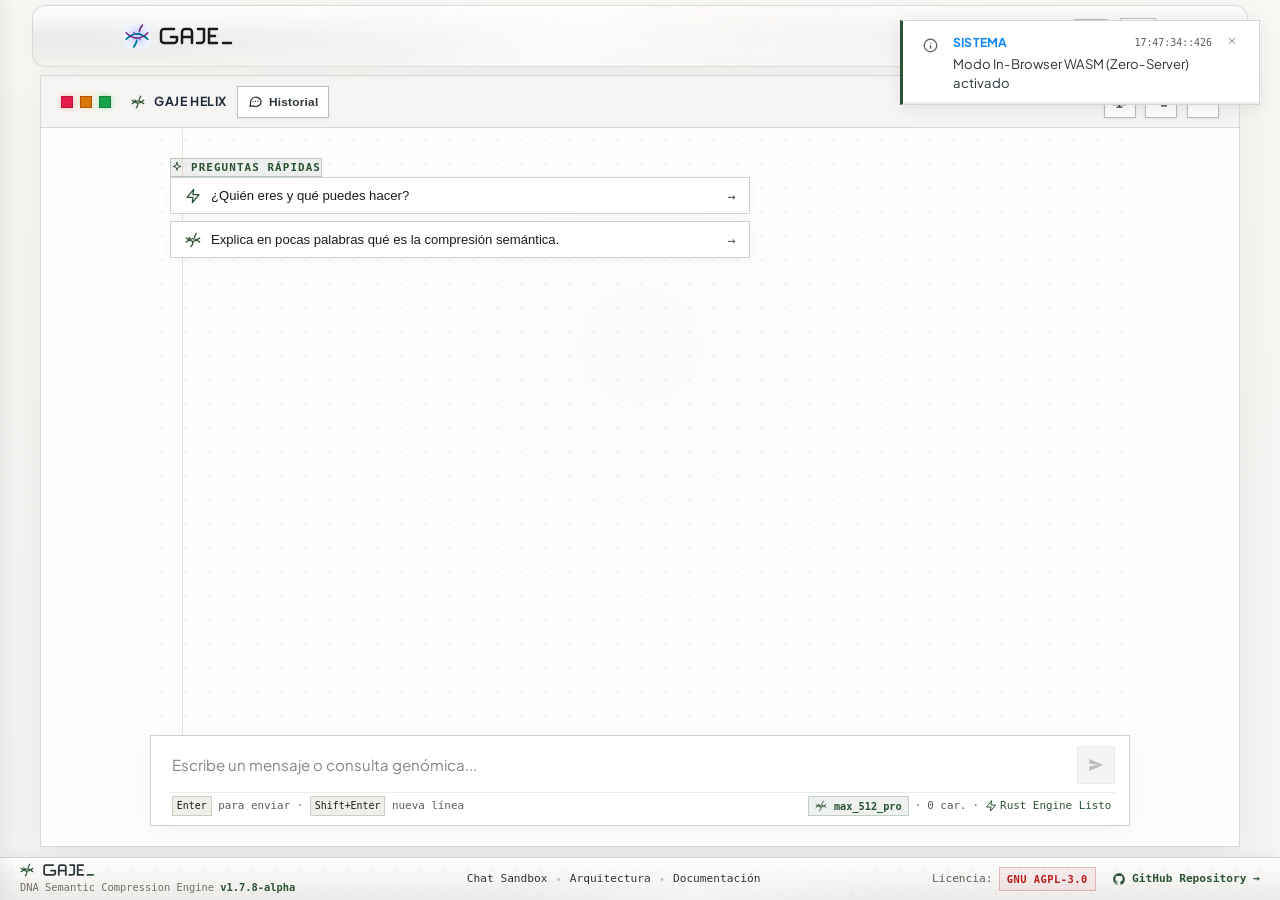
<file: index.html>
<!DOCTYPE html>
<html lang="es">
<head>
    <meta charset="UTF-8">
    <link rel="icon" href="static/icons/gaje-icon.svg" type="image/svg+xml">
    <meta name="viewport" content="width=device-width, initial-scale=1.0, viewport-fit=cover, interactive-widget=resizes-content">
    <meta name="description" content="GAJE Helix - Motor de inferencia nativo en Rust con compresión Q4_0 + FP32 (formato .gaje.flat v2 zero-copy mmap), Island Model .gmem y kernels SIMD de alto rendimiento.">
    <meta name="mobile-web-app-capable" content="yes">
    <meta name="apple-mobile-web-app-capable" content="yes">
    <meta name="apple-mobile-web-app-status-bar-style" content="black-translucent">
    <meta name="apple-mobile-web-app-title" content="GAJE Helix">
    <meta name="theme-color" content="#0a84ff">
    <link rel="manifest" href="manifest.json">
    <link rel="apple-touch-icon" href="static/icons/gaje-icon.svg">
    <title>GAJE Helix | Genomic Semantic Compression Platform</title>
    <link rel="stylesheet" href="static/css/base.css?v=1.7.4">
    <link rel="stylesheet" href="static/css/chat.css?v=1.7.4">
    <link rel="stylesheet" href="static/css/sidebar.css?v=1.7.4">
    <link rel="stylesheet" href="static/css/messages.css?v=1.7.4">
    <link rel="stylesheet" href="static/css/toasts.css?v=1.7.4">
    <link rel="stylesheet" href="static/css/y2k-dark.css?v=1.7.4">
    <link rel="stylesheet" href="static/css/y2k-light.css?v=1.7.4">
    <link rel="stylesheet" href="static/css/y2k-zen.css?v=1.7.4">
    <link href="https://fonts.googleapis.com/css2?family=Pixelify+Sans:wght@400;500;600;700&family=Space+Grotesk:wght@400;500;600;700&family=VT323&display=swap" rel="stylesheet">
    <script src="static/js/bootstrap.js?v=1.7.4"></script>
</head>
<body>
    <div class="glow-bg-radial" aria-hidden="true"></div>
    <header id="gaje-header" class="y2k-header" data-page="chat"></header>

    <!-- Barra Lateral / Cajón Móvil de Sesiones e Historial (Modular) -->
    <aside id="chat-sidebar-drawer" class="sidebar-drawer" aria-label="Historial de Sesiones"></aside>
    <div id="sidebar-backdrop" class="sidebar-backdrop" aria-hidden="true"></div>

    <div class="app-container">
        <main>
            <!-- Chat Principal con Componentes Modulares Dinámicos -->
            <section id="chat-view" class="chat-container" aria-label="Consola de Chat Genómico" aria-busy="false">
                <div id="chat-toolbar" class="chat-toolbar"></div>
                <div id="chat-window" class="chat-window" role="log" aria-live="polite" aria-relevant="additions" aria-labelledby="chat-label">
                    <div id="chat-starters" class="chat-starters"></div>
                </div>

                <button id="scroll-to-bottom-btn" class="scroll-to-bottom-btn" aria-label="Bajar al último mensaje" title="Bajar al final" hidden>
                    <svg class="y2k-icon" aria-hidden="true"><use href="static/icons/y2k/sprite.svg#i-arrow-down"/></svg>
                </button>

                <div id="chat-input-area" class="input-area"></div>
            </section>
        </main>
    </div>

    <footer id="gaje-footer" class="y2k-footer"></footer>
    <script src="static/js/config.js"></script>
    <script src="static/js/storage.js"></script>
    <script src="static/js/ui.js"></script>

    <!-- Módulos de la Consola de Chat -->
    <script src="static/js/chat/state.js?v=1.7.4"></script>
    <script src="static/js/chat/utils.js?v=1.7.4"></script>
    <script src="static/js/chat/markdown.js?v=1.7.4"></script>
    <script src="static/js/chat/storage.js?v=1.7.4"></script>
    <script src="static/js/chat/sidebar.js?v=1.7.4"></script>
    <script src="static/js/chat/toolbar.js?v=1.7.4"></script>
    <script src="static/js/chat/model_loader.js?v=1.7.4"></script>
    <script src="static/js/chat/engine.js?v=1.7.4"></script>
    <script src="static/js/chat/composer.js?v=1.7.4"></script>
    <script src="static/js/chat/telemetry.js?v=1.7.4"></script>
    <script src="static/js/chat/devtools.js?v=1.7.4"></script>
    <script src="static/js/chat/index.js?v=1.7.4"></script>
</body>
</html>
</file>
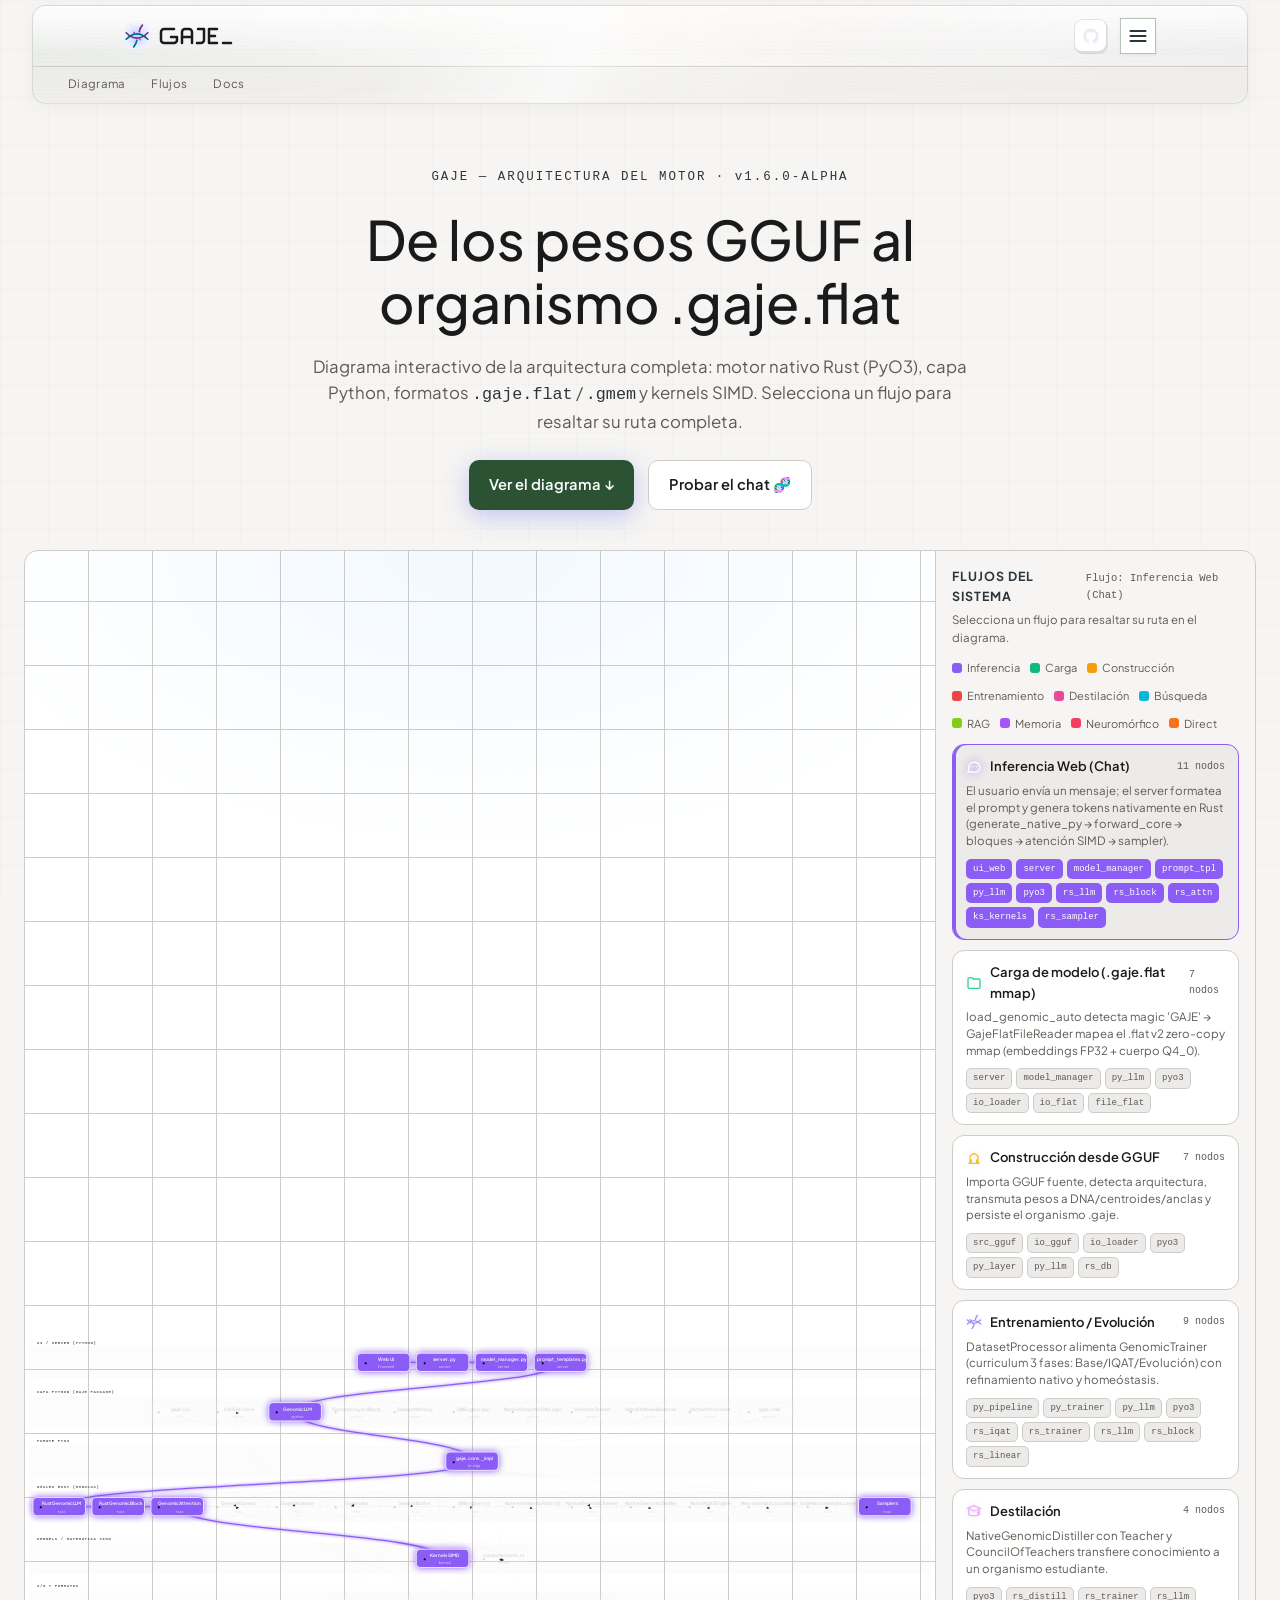
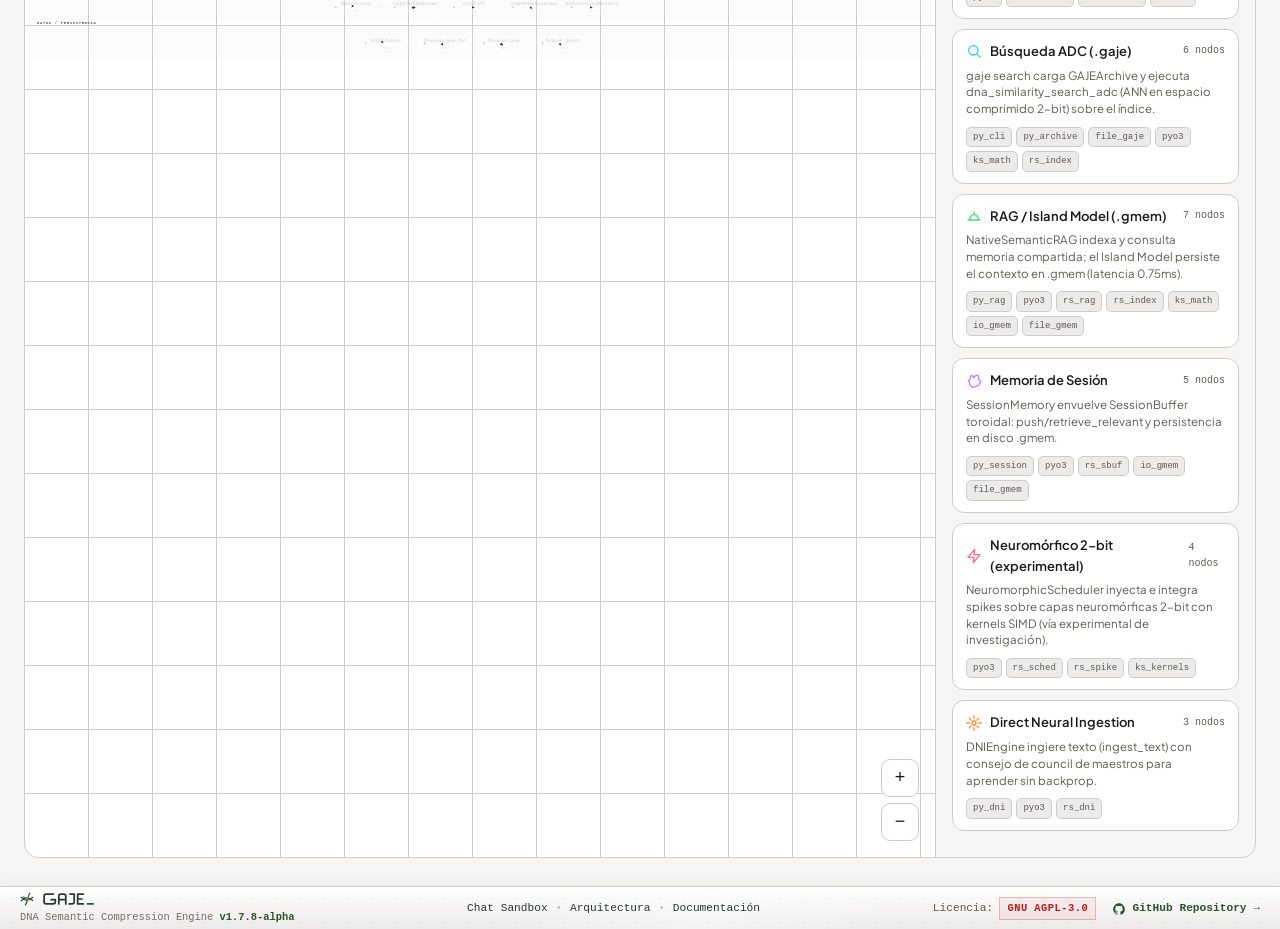
<file: architecture.html>
<!DOCTYPE html>
<html lang="es">
<head>
  <meta charset="UTF-8">
  <link rel="icon" href="static/icons/gaje-icon.svg" type="image/svg+xml">
  <meta name="viewport" content="width=device-width, initial-scale=1.0, viewport-fit=cover">
  <meta name="mobile-web-app-capable" content="yes">
  <meta name="apple-mobile-web-app-capable" content="yes">
  <meta name="apple-mobile-web-app-status-bar-style" content="black-translucent">
  <meta name="apple-mobile-web-app-title" content="GAJE Helix">
  <meta name="theme-color" content="#0a84ff">
  <link rel="manifest" href="manifest.json">
  <link rel="apple-touch-icon" href="static/icons/gaje-icon.svg">
  <title>GAJE — Arquitectura | Diagrama Interactivo</title>
  <meta name="description" content="Diagrama interactivo de la arquitectura GAJE: motor nativo Rust (PyO3), capa Python, formatos .gaje.flat/.gmem y kernels SIMD. Selecciona un flujo para resaltar su ruta completa.">
  <meta property="og:title" content="GAJE — Arquitectura">
  <meta property="og:description" content="Motor de inferencia LLM nativo en Rust, formato .gaje.flat v2 (Q4_0 + FP32), con soberanía de hardware.">
  <meta property="og:type" content="website">

  <!-- Fonts -->
  <link rel="preconnect" href="https://fonts.googleapis.com">
  <link rel="preconnect" href="https://fonts.gstatic.com" crossorigin>
  <link href="https://fonts.googleapis.com/css2?family=Pixelify+Sans:wght@400;500;600;700&family=Space+Grotesk:wght@400;500;600;700&family=VT323&display=swap" rel="stylesheet">

  <!-- Styles -->
  <link rel="stylesheet" href="static/css/base.css?v=1.7.4">
  <link rel="stylesheet" href="static/css/architecture.css?v=1.7.4">
  <script>
    (function () {
      try { document.documentElement.setAttribute('data-theme', localStorage.getItem('theme') || 'light'); }
      catch (e) { document.documentElement.setAttribute('data-theme', 'dark'); }
    })();
  </script>
</head>
<body>

  <!-- Background Ambient Grid -->
  <div class="bg-grid"></div>

  <!-- Y2K TOPBAR NAVIGATION -->
  <header class="y2k-header">
    <div id="gaje-header" data-page="architecture"></div>
    <nav class="y2k-subnav" aria-label="Secciones de esta página">
      <a href="#diagrama">Diagrama</a>
      <a href="#leyenda">Flujos</a>
      <a href="docs.html#arquitectura">Docs</a>
    </nav>
  </header>

  <!-- HERO SECTION -->
  <section class="hero">
    <div class="wrap">
      <div class="eyebrow">GAJE — ARQUITECTURA DEL MOTOR · v1.6.0-ALPHA</div>
      <h1>De los pesos GGUF al organismo .gaje.flat</h1>
      <p class="lede">
        Diagrama interactivo de la arquitectura completa: motor nativo Rust (PyO3), capa Python,
        formatos <span style="font-family:var(--mono);color:var(--accent-2)">.gaje.flat</span> / <span style="font-family:var(--mono);color:var(--accent-2)">.gmem</span> y kernels SIMD.
        Selecciona un flujo para resaltar su ruta completa.
      </p>
      <div class="hero-cta">
        <a class="btn btn-primary" href="#diagrama">Ver el diagrama ↓</a>
        <a class="btn btn-ghost" href="index.html">Probar el chat 🧬</a>
      </div>
    </div>
  </section>

  <!-- INTERACTIVE ARCHITECTURE DIAGRAM -->
  <section id="diagrama" class="diagram-shell">
    <div class="diagram-card">
      <!-- architecture_view.js monta aquí el SVG + panel de flujos -->
      <section id="arch-view" class="arch-container">
        <div class="arch-placeholder">Cargando diagrama de arquitectura...</div>
      </section>
    </div>
  </section>

  <!-- FOOTER -->
  <footer id="gaje-footer" class="y2k-footer"></footer>

  <script src="static/js/config.js"></script>
  <script src="static/js/ui.js"></script>
  <script src="static/js/architecture_view.js"></script>
</body>
</html>
</file>
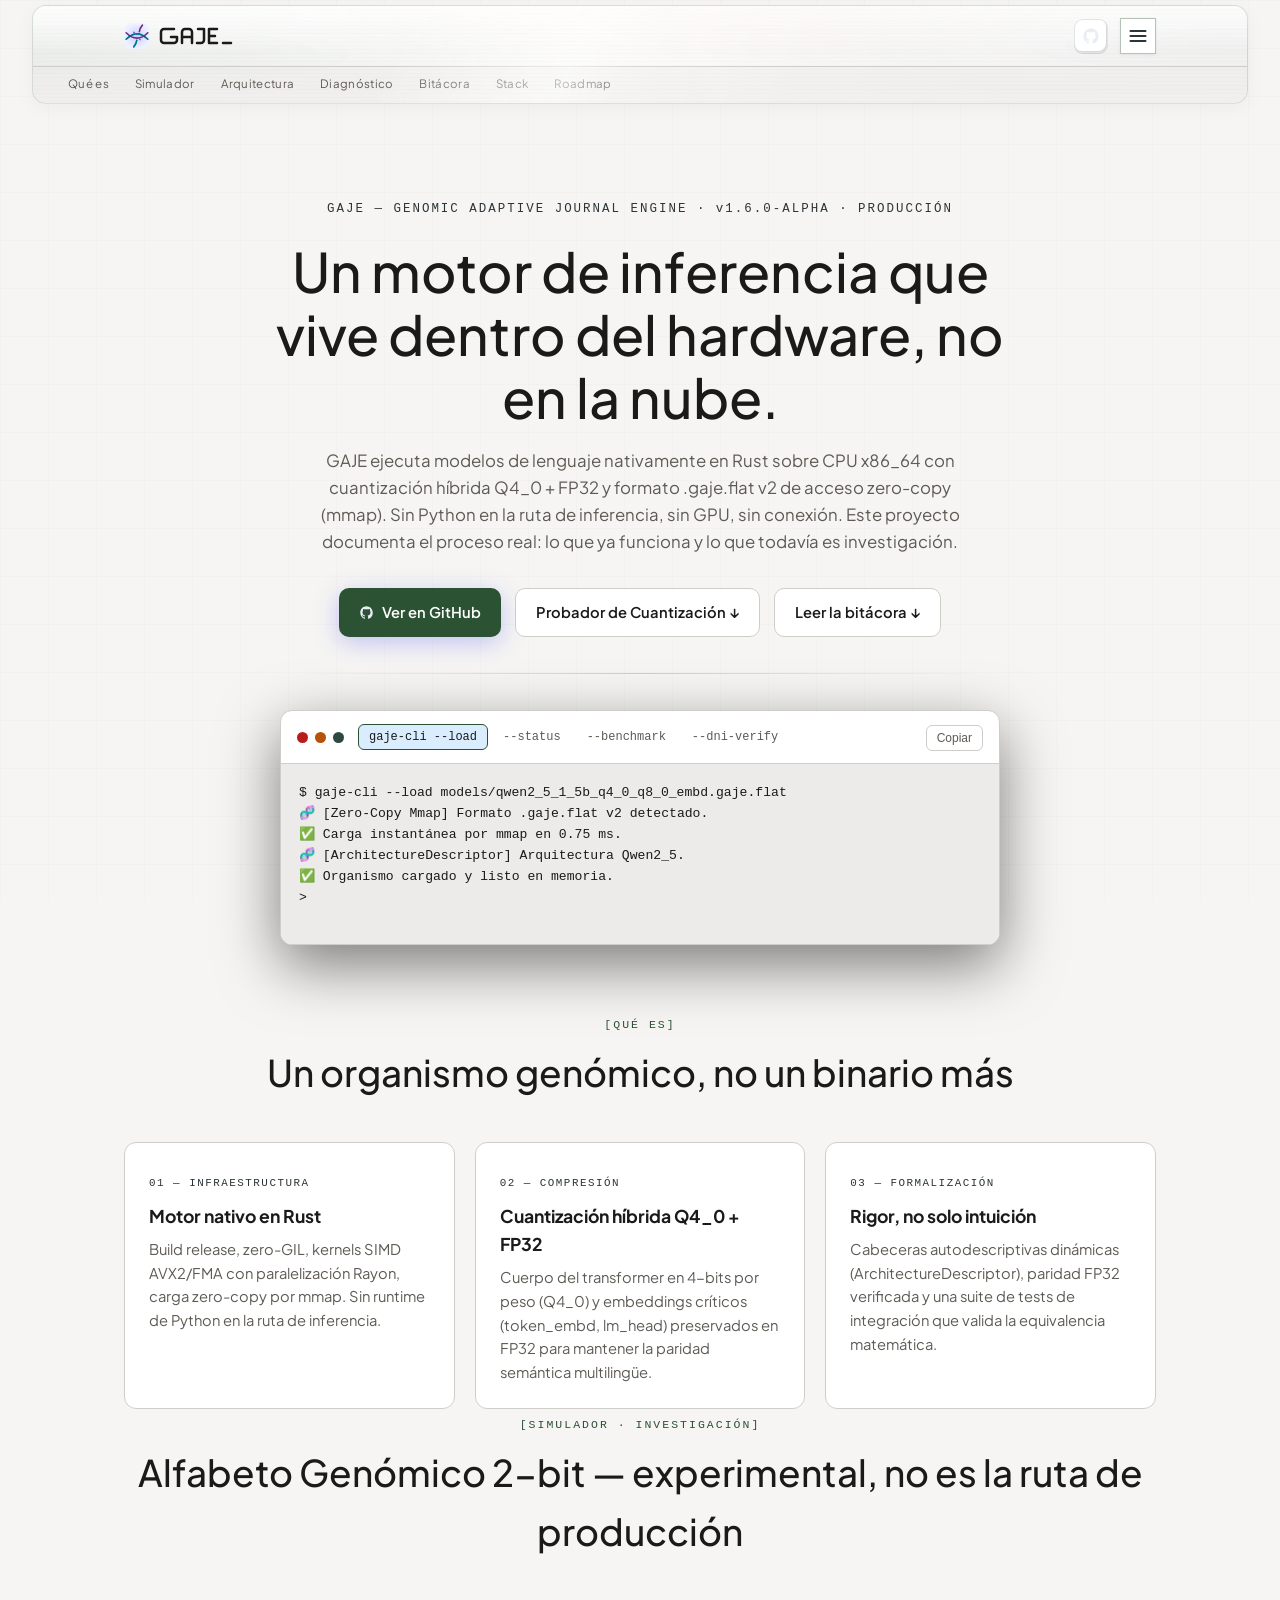
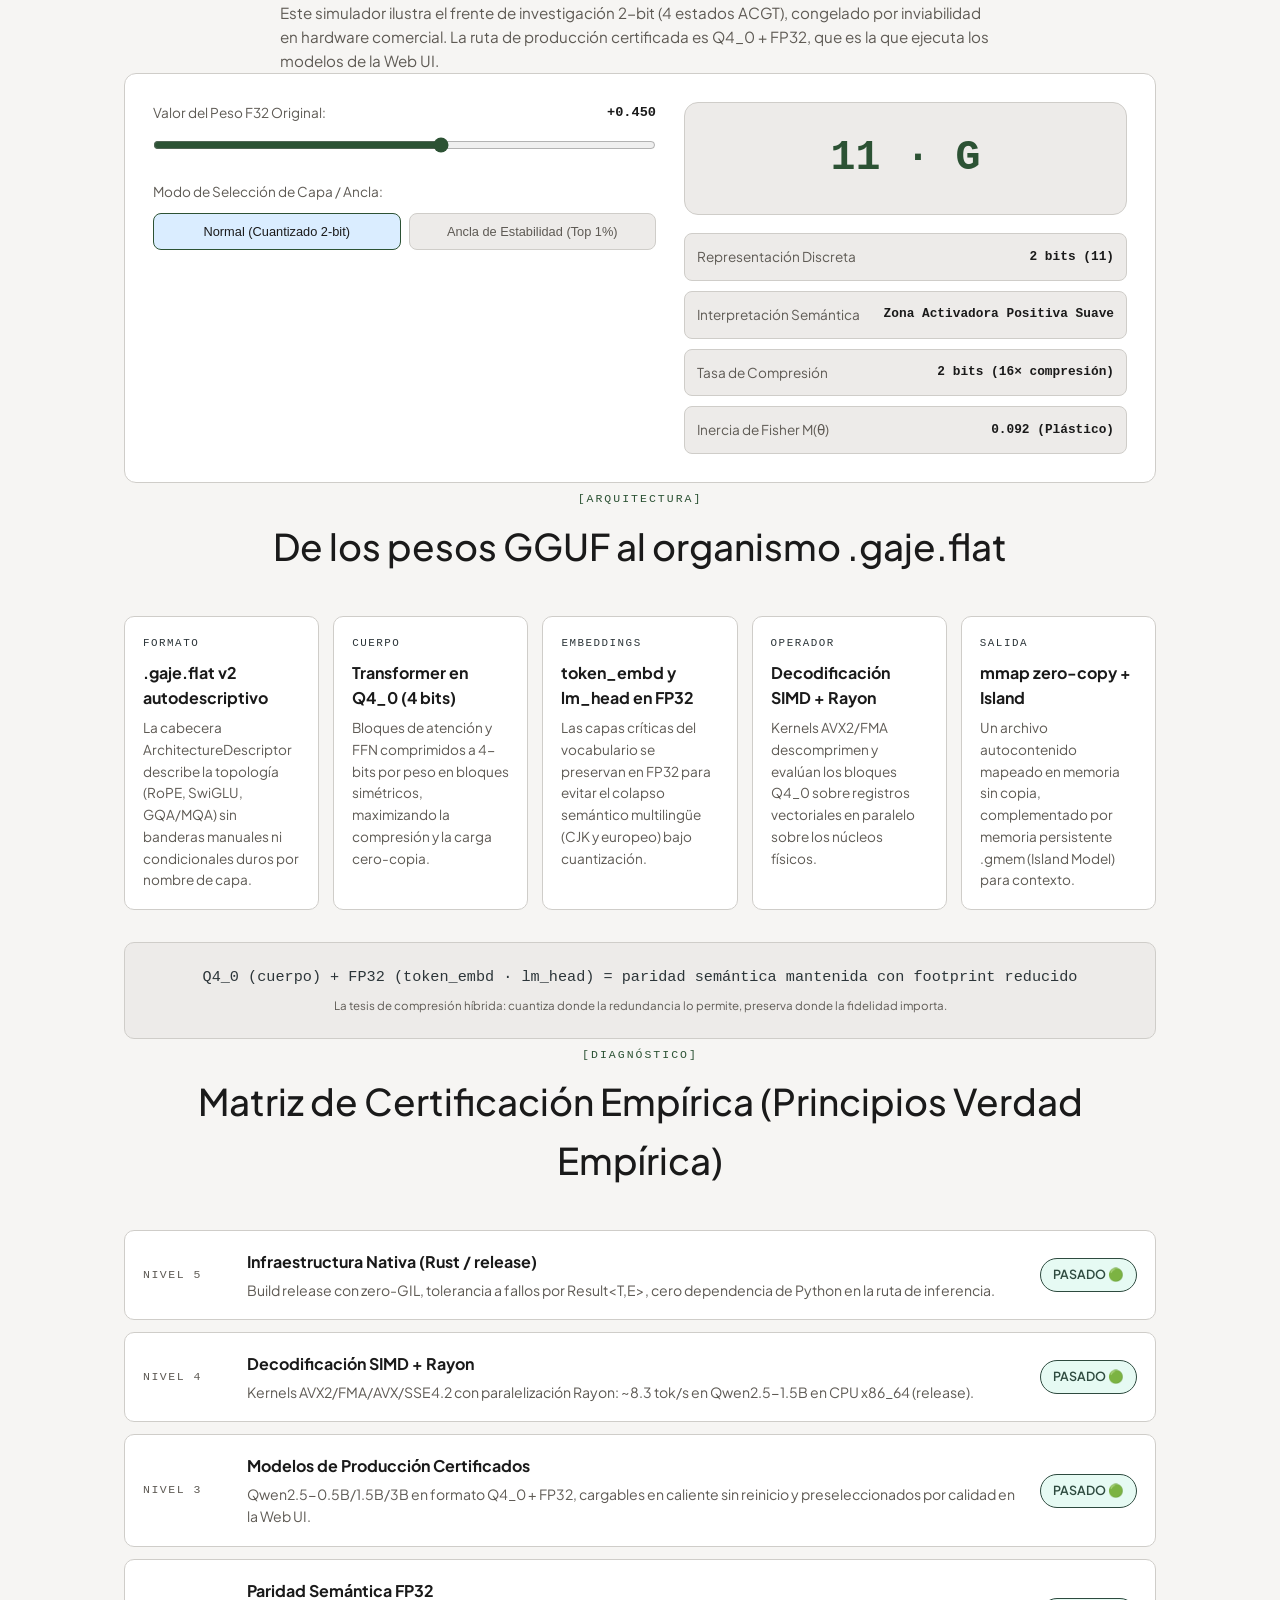
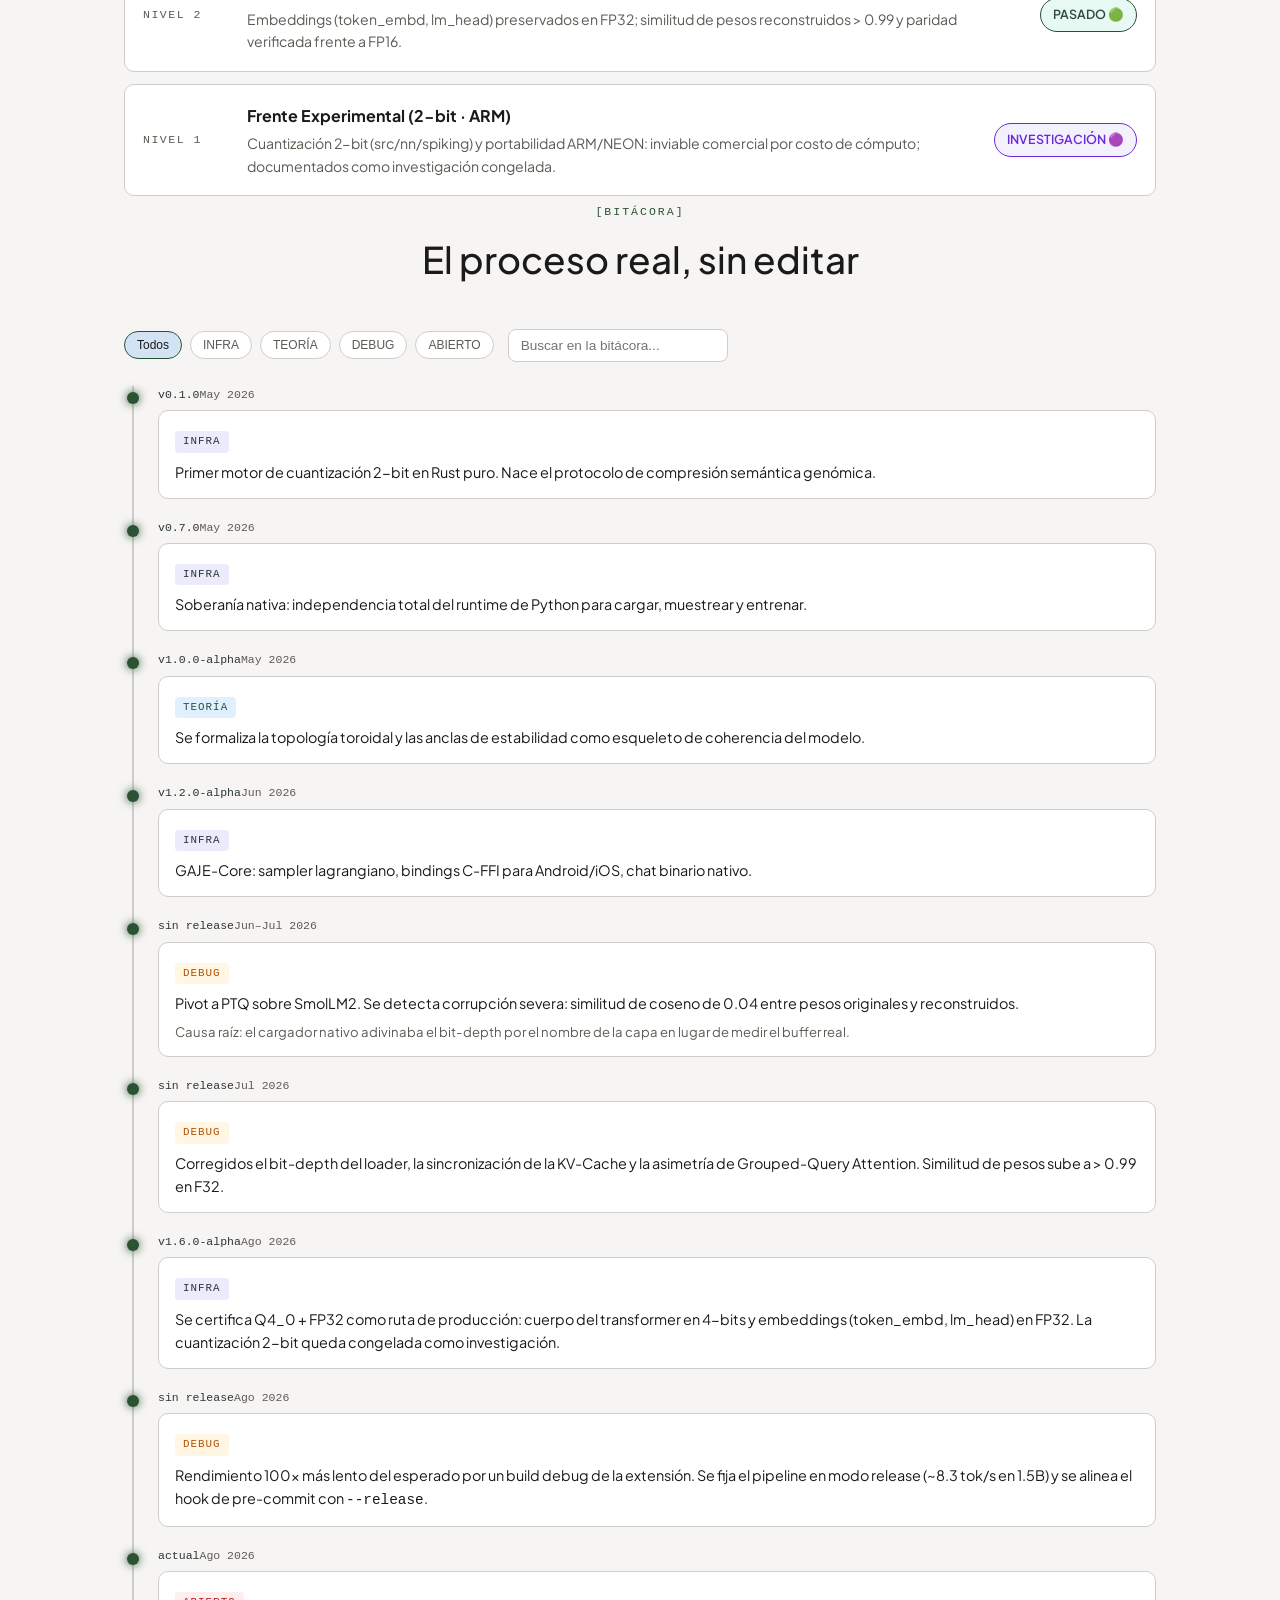
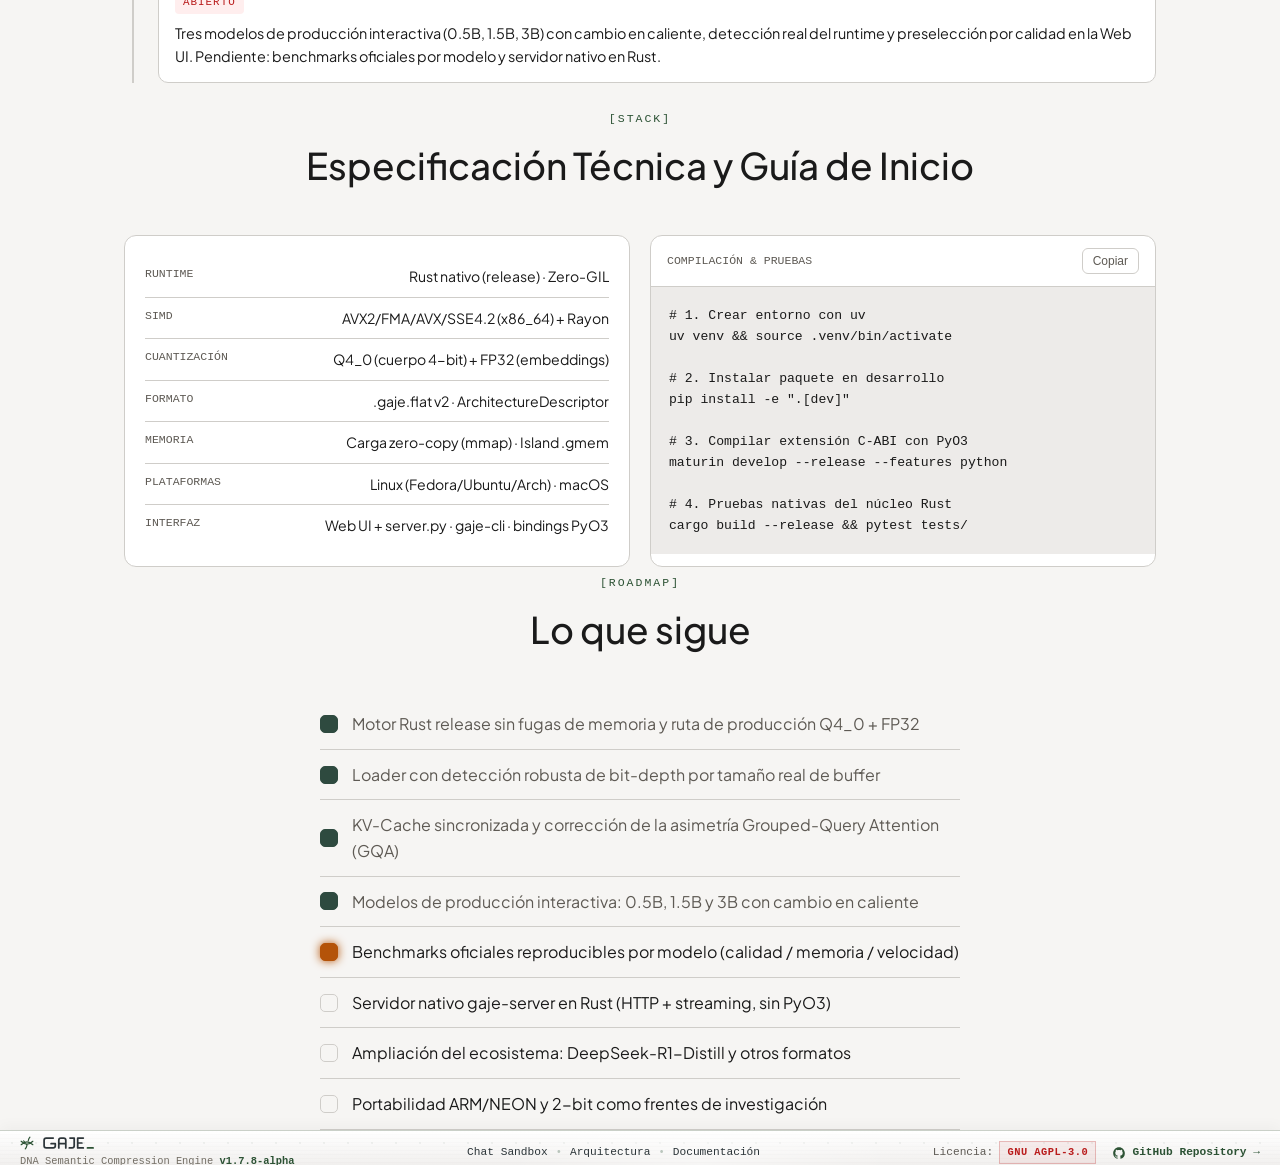
<file: docs.html>
<!DOCTYPE html>
<html lang="es">
<head>
  <meta charset="UTF-8">
  <link rel="icon" href="static/icons/gaje-icon.svg" type="image/svg+xml">
  <meta name="viewport" content="width=device-width, initial-scale=1.0, viewport-fit=cover">
  <meta name="mobile-web-app-capable" content="yes">
  <meta name="apple-mobile-web-app-capable" content="yes">
  <meta name="apple-mobile-web-app-status-bar-style" content="black-translucent">
  <meta name="apple-mobile-web-app-title" content="GAJE Helix">
  <meta name="theme-color" content="#0a84ff">
  <link rel="manifest" href="manifest.json">
  <link rel="apple-touch-icon" href="static/icons/gaje-icon.svg">
  <title>GAJE — Genomic Adaptive Journal Engine</title>
  <meta name="description" content="Motor de inferencia LLM nativo en Rust, cuantización híbrida Q4_0 + FP32, diseñado para correr sin nube ni GPU en CPU x86_64.">
  <meta property="og:title" content="GAJE — Genomic Adaptive Journal Engine">
  <meta property="og:description" content="Motor de inferencia LLM nativo en Rust, formato .gaje.flat v2 (Q4_0 + FP32), con soberanía de hardware.">
  <meta property="og:type" content="website">

  <!-- Fonts -->
  <link rel="preconnect" href="https://fonts.googleapis.com">
  <link rel="preconnect" href="https://fonts.gstatic.com" crossorigin>
  <link href="https://fonts.googleapis.com/css2?family=Pixelify+Sans:wght@400;500;600;700&family=Space+Grotesk:wght@400;500;600;700&family=VT323&display=swap" rel="stylesheet">

  <!-- Styles -->
  <link rel="stylesheet" href="static/css/base.css?v=1.7.4">
  <link rel="stylesheet" href="static/css/docs.css?v=1.7.4">
  <script>
    (function () {
      try { document.documentElement.setAttribute('data-theme', localStorage.getItem('theme') || 'light'); }
      catch (e) { document.documentElement.setAttribute('data-theme', 'dark'); }
    })();
  </script>
</head>
<body>

  <!-- Background Ambient Grid -->
  <div class="bg-grid"></div>

  <!-- Y2K TOPBAR NAVIGATION -->
  <header class="y2k-header">
    <div id="gaje-header" data-page="docs"></div>
    <nav class="y2k-subnav" aria-label="Secciones de esta página">
      <a href="#que-es">Qué es</a>
      <a href="#simulador">Simulador</a>
      <a href="#arquitectura">Arquitectura</a>
      <a href="#diagnostico">Diagnóstico</a>
      <a href="#bitacora">Bitácora</a>
      <a href="#stack">Stack</a>
      <a href="#roadmap">Roadmap</a>
    </nav>
  </header>

  <!-- HERO SECTION -->
  <section class="hero relative">
    <div class="wrap">
      <div class="eyebrow">
        GAJE — GENOMIC ADAPTIVE JOURNAL ENGINE · v1.6.0-ALPHA · PRODUCCIÓN
      </div>
      <h1>Un motor de inferencia que vive dentro del hardware, no en la nube.</h1>
      <p class="lede">
        GAJE ejecuta modelos de lenguaje nativamente en Rust sobre CPU x86_64 con cuantización híbrida Q4_0 + FP32 y formato .gaje.flat v2 de acceso zero-copy (mmap). Sin Python en la ruta de inferencia, sin GPU, sin conexión. Este proyecto documenta el proceso real: lo que ya funciona y lo que todavía es investigación.
      </p>

      <div class="hero-cta">
        <a class="btn btn-primary" href="https://github.com/erickaguilar/gaje-semantic-compression" target="_blank" rel="noopener">
          <svg class="y2k-icon"><use href="static/icons/y2k/sprite.svg#i-github"/></svg>
          Ver en GitHub
        </a>
        <a class="btn btn-ghost" href="#simulador">Probador de Cuantización ↓</a>
        <a class="btn btn-ghost" href="#bitacora">Leer la bitácora ↓</a>
      </div>

      <hr class="hero-divider" aria-hidden="true">

      <!-- INTERACTIVE TERMINAL SIMULATOR -->
      <div class="terminal">
        <div class="terminal-header">
          <div class="window-dots">
            <span class="dot dot-red"></span>
            <span class="dot dot-yellow"></span>
            <span class="dot dot-green"></span>
          </div>
          <div class="terminal-tabs">
            <button class="tab-btn active" data-tab="load">gaje-cli --load</button>
            <button class="tab-btn" data-tab="status">--status</button>
            <button class="tab-btn" data-tab="benchmark">--benchmark</button>
            <button class="tab-btn" data-tab="dni">--dni-verify</button>
          </div>
          <div class="terminal-actions">
            <button class="copy-btn" data-target="term" title="Copiar salida de terminal">Copiar</button>
          </div>
        </div>
        <div class="terminal-body" id="term"></div>
      </div>
    </div>
  </section>

  <!-- QUÉ ES SECTION -->
  <section id="que-es" class="relative">
    <div class="wrap reveal">
      <div class="s-head">
        <span class="s-tag">[QUÉ ES]</span>
        <h2>Un organismo genómico, no un binario más</h2>
      </div>
      <div class="pillars">
        <div class="pillar">
          <span class="tag">01 — INFRAESTRUCTURA</span>
          <h3>Motor nativo en Rust</h3>
          <p>Build release, zero-GIL, kernels SIMD AVX2/FMA con paralelización Rayon, carga zero-copy por mmap. Sin runtime de Python en la ruta de inferencia.</p>
        </div>
        <div class="pillar">
          <span class="tag">02 — COMPRESIÓN</span>
          <h3>Cuantización híbrida Q4_0 + FP32</h3>
          <p>Cuerpo del transformer en 4-bits por peso (Q4_0) y embeddings críticos (token_embd, lm_head) preservados en FP32 para mantener la paridad semántica multilingüe.</p>
        </div>
        <div class="pillar">
          <span class="tag">03 — FORMALIZACIÓN</span>
          <h3>Rigor, no solo intuición</h3>
          <p>Cabeceras autodescriptivas dinámicas (ArchitectureDescriptor), paridad FP32 verificada y una suite de tests de integración que valida la equivalencia matemática.</p>
        </div>
      </div>
    </div>
  </section>

  <!-- QUANTIZATION PLAYGROUND SIMULATOR -->
  <section id="simulador" class="relative">
    <div class="wrap reveal">
      <div class="s-head">
        <span class="s-tag">[SIMULADOR · INVESTIGACIÓN]</span>
        <h2>Alfabeto Genómico 2-bit — experimental, no es la ruta de producción</h2>
      </div>
      <p class="sim-note">Este simulador ilustra el frente de investigación 2-bit (4 estados ACGT), congelado por inviabilidad en hardware comercial. La ruta de producción certificada es Q4_0 + FP32, que es la que ejecuta los modelos de la Web UI.</p>

      <div class="sim-container">
        <div class="sim-grid">
          <div class="sim-control-group">
            <div class="sim-label">
              <span>Valor del Peso F32 Original:</span>
              <strong id="weight-val" class="mono">+0.450</strong>
            </div>
            <input type="range" id="weight-slider" class="sim-slider" min="-3.0" max="3.0" step="0.01" value="0.45">

            <div class="sim-label" style="margin-top: 12px;">
              <span>Modo de Selección de Capa / Ancla:</span>
            </div>
            <div class="sim-mode-toggles">
              <button class="sim-toggle-btn active" data-mode="auto">Normal (Cuantizado 2-bit)</button>
              <button class="sim-toggle-btn" data-mode="anchor">Ancla de Estabilidad (Top 1%)</button>
            </div>
          </div>

          <div class="sim-visualizer">
            <div id="genomic-symbol" class="genomic-symbol state-g">
              <span>11</span> · G (Guanina)
            </div>
            <div class="sim-stats">
              <div class="sim-stat-box">
                <span>Representación Discreta</span>
                <strong id="genomic-bits">2 bits (11)</strong>
              </div>
              <div class="sim-stat-box">
                <span>Interpretación Semántica</span>
                <strong id="genomic-meaning">Zona Activadora Positiva Suave</strong>
              </div>
              <div class="sim-stat-box">
                <span>Tasa de Compresión</span>
                <strong id="sim-precision">2 bits (16× compresión)</strong>
              </div>
              <div class="sim-stat-box">
                <span>Inercia de Fisher M(θ)</span>
                <strong id="sim-energy">0.092 (Plástico)</strong>
              </div>
            </div>
          </div>
        </div>
      </div>
    </div>
  </section>

  <!-- ARQUITECTURA SECTION -->
  <section id="arquitectura" class="relative">
    <div class="wrap reveal">
      <div class="s-head">
        <span class="s-tag">[ARQUITECTURA]</span>
        <h2>De los pesos GGUF al organismo .gaje.flat</h2>
      </div>

      <div class="flow">
        <div class="flow-node">
          <div class="flabel">FORMATO</div>
          <h3>.gaje.flat v2 autodescriptivo</h3>
          <p>La cabecera ArchitectureDescriptor describe la topología (RoPE, SwiGLU, GQA/MQA) sin banderas manuales ni condicionales duros por nombre de capa.</p>
        </div>
        <div class="flow-node">
          <div class="flabel">CUERPO</div>
          <h3>Transformer en Q4_0 (4 bits)</h3>
          <p>Bloques de atención y FFN comprimidos a 4-bits por peso en bloques simétricos, maximizando la compresión y la carga cero-copia.</p>
        </div>
        <div class="flow-node">
          <div class="flabel">EMBEDDINGS</div>
          <h3>token_embd y lm_head en FP32</h3>
          <p>Las capas críticas del vocabulario se preservan en FP32 para evitar el colapso semántico multilingüe (CJK y europeo) bajo cuantización.</p>
        </div>
        <div class="flow-node">
          <div class="flabel">OPERADOR</div>
          <h3>Decodificación SIMD + Rayon</h3>
          <p>Kernels AVX2/FMA descomprimen y evalúan los bloques Q4_0 sobre registros vectoriales en paralelo sobre los núcleos físicos.</p>
        </div>
        <div class="flow-node">
          <div class="flabel">SALIDA</div>
          <h3>mmap zero-copy + Island</h3>
          <p>Un archivo autocontenido mapeado en memoria sin copia, complementado por memoria persistente .gmem (Island Model) para contexto.</p>
        </div>
      </div>

      <div class="eq">
        Q4_0 (cuerpo) + FP32 (token_embd · lm_head) = paridad semántica mantenida con footprint reducido
        <span>La tesis de compresión híbrida: cuantiza donde la redundancia lo permite, preserva donde la fidelidad importa.</span>
      </div>
    </div>
  </section>

  <!-- DIAGNÓSTICO EMPÍRICO SECTION -->
  <section id="diagnostico" class="relative">
    <div class="wrap reveal">
      <div class="s-head">
        <span class="s-tag">[DIAGNÓSTICO]</span>
        <h2>Matriz de Certificación Empírica (Principios Verdad Empírica)</h2>
      </div>

      <div class="empirical-matrix">
        <div class="emp-row">
          <div class="emp-level">NIVEL 5</div>
          <div class="emp-info">
            <h4>Infraestructura Nativa (Rust / release)</h4>
            <p>Build release con zero-GIL, tolerancia a fallos por Result&lt;T,E&gt;, cero dependencia de Python en la ruta de inferencia.</p>
          </div>
          <div class="emp-badge badge-passed">PASADO 🟢</div>
        </div>

        <div class="emp-row">
          <div class="emp-level">NIVEL 4</div>
          <div class="emp-info">
            <h4>Decodificación SIMD + Rayon</h4>
            <p>Kernels AVX2/FMA/AVX/SSE4.2 con paralelización Rayon: ~8.3 tok/s en Qwen2.5-1.5B en CPU x86_64 (release).</p>
          </div>
          <div class="emp-badge badge-passed">PASADO 🟢</div>
        </div>

        <div class="emp-row">
          <div class="emp-level">NIVEL 3</div>
          <div class="emp-info">
            <h4>Modelos de Producción Certificados</h4>
            <p>Qwen2.5-0.5B/1.5B/3B en formato Q4_0 + FP32, cargables en caliente sin reinicio y preseleccionados por calidad en la Web UI.</p>
          </div>
          <div class="emp-badge badge-passed">PASADO 🟢</div>
        </div>

        <div class="emp-row">
          <div class="emp-level">NIVEL 2</div>
          <div class="emp-info">
            <h4>Paridad Semántica FP32</h4>
            <p>Embeddings (token_embd, lm_head) preservados en FP32; similitud de pesos reconstruidos &gt; 0.99 y paridad verificada frente a FP16.</p>
          </div>
          <div class="emp-badge badge-passed">PASADO 🟢</div>
        </div>

        <div class="emp-row">
          <div class="emp-level">NIVEL 1</div>
          <div class="emp-info">
            <h4>Frente Experimental (2-bit · ARM)</h4>
            <p>Cuantización 2-bit (src/nn/spiking) y portabilidad ARM/NEON: inviable comercial por costo de cómputo; documentados como investigación congelada.</p>
          </div>
          <div class="emp-badge badge-research">INVESTIGACIÓN 🟣</div>
        </div>
      </div>
    </div>
  </section>

  <!-- BITÁCORA SECTION -->
  <section id="bitacora" class="relative">
    <div class="wrap reveal">
      <div class="s-head">
        <span class="s-tag">[BITÁCORA]</span>
        <h2>El proceso real, sin editar</h2>
      </div>

      <div class="bitacora-controls">
        <div class="filter-tags">
          <button class="filter-btn active" data-filter="all">Todos</button>
          <button class="filter-btn" data-filter="infra">INFRA</button>
          <button class="filter-btn" data-filter="teoria">TEORÍA</button>
          <button class="filter-btn" data-filter="debug">DEBUG</button>
          <button class="filter-btn" data-filter="abierto">ABIERTO</button>
        </div>
        <div class="search-box">
          <input type="text" id="bitacora-search" placeholder="Buscar en la bitácora...">
        </div>
      </div>

      <div class="log-timeline">
        <div class="log-entry" data-category="infra">
          <div class="log-meta"><span class="ver">v0.1.0</span>May 2026</div>
          <div class="log-body">
            <span class="log-tag infra">INFRA</span>
            <p>Primer motor de cuantización 2-bit en Rust puro. Nace el protocolo de compresión semántica genómica.</p>
          </div>
        </div>

        <div class="log-entry" data-category="infra">
          <div class="log-meta"><span class="ver">v0.7.0</span>May 2026</div>
          <div class="log-body">
            <span class="log-tag infra">INFRA</span>
            <p>Soberanía nativa: independencia total del runtime de Python para cargar, muestrear y entrenar.</p>
          </div>
        </div>

        <div class="log-entry" data-category="teoria">
          <div class="log-meta"><span class="ver">v1.0.0-alpha</span>May 2026</div>
          <div class="log-body">
            <span class="log-tag teoria">TEORÍA</span>
            <p>Se formaliza la topología toroidal y las anclas de estabilidad como esqueleto de coherencia del modelo.</p>
          </div>
        </div>

        <div class="log-entry" data-category="infra">
          <div class="log-meta"><span class="ver">v1.2.0-alpha</span>Jun 2026</div>
          <div class="log-body">
            <span class="log-tag infra">INFRA</span>
            <p>GAJE-Core: sampler lagrangiano, bindings C-FFI para Android/iOS, chat binario nativo.</p>
          </div>
        </div>

        <div class="log-entry" data-category="debug">
          <div class="log-meta"><span class="ver">sin release</span>Jun–Jul 2026</div>
          <div class="log-body">
            <span class="log-tag debug">DEBUG</span>
            <p>Pivot a PTQ sobre SmolLM2. Se detecta corrupción severa: similitud de coseno de 0.04 entre pesos originales y reconstruidos.</p>
            <p class="sub">Causa raíz: el cargador nativo adivinaba el bit-depth por el nombre de la capa en lugar de medir el buffer real.</p>
          </div>
        </div>

        <div class="log-entry" data-category="debug">
          <div class="log-meta"><span class="ver">sin release</span>Jul 2026</div>
          <div class="log-body">
            <span class="log-tag debug">DEBUG</span>
            <p>Corregidos el bit-depth del loader, la sincronización de la KV-Cache y la asimetría de Grouped-Query Attention. Similitud de pesos sube a &gt; 0.99 en F32.</p>
          </div>
        </div>

        <div class="log-entry" data-category="infra">
          <div class="log-meta"><span class="ver">v1.6.0-alpha</span>Ago 2026</div>
          <div class="log-body">
            <span class="log-tag infra">INFRA</span>
            <p>Se certifica Q4_0 + FP32 como ruta de producción: cuerpo del transformer en 4-bits y embeddings (token_embd, lm_head) en FP32. La cuantización 2-bit queda congelada como investigación.</p>
          </div>
        </div>

        <div class="log-entry" data-category="debug">
          <div class="log-meta"><span class="ver">sin release</span>Ago 2026</div>
          <div class="log-body">
            <span class="log-tag debug">DEBUG</span>
            <p>Rendimiento 100x más lento del esperado por un build debug de la extensión. Se fija el pipeline en modo release (~8.3 tok/s en 1.5B) y se alinea el hook de pre-commit con <span class="mono">--release</span>.</p>
          </div>
        </div>

        <div class="log-entry" data-category="abierto">
          <div class="log-meta"><span class="ver">actual</span>Ago 2026</div>
          <div class="log-body">
            <span class="log-tag abierto">ABIERTO</span>
            <p>Tres modelos de producción interactiva (0.5B, 1.5B, 3B) con cambio en caliente, detección real del runtime y preselección por calidad en la Web UI. Pendiente: benchmarks oficiales por modelo y servidor nativo en Rust.</p>
          </div>
        </div>
      </div>
    </div>
  </section>

  <!-- STACK & GUÍA DE INICIO SECTION -->
  <section id="stack" class="relative">
    <div class="wrap reveal">
      <div class="s-head">
        <span class="s-tag">[STACK]</span>
        <h2>Especificación Técnica y Guía de Inicio</h2>
      </div>

      <div class="spec-grid">
        <div class="spec">
          <div class="spec-row"><div class="k">RUNTIME</div><div class="v">Rust nativo (release) · Zero-GIL</div></div>
          <div class="spec-row"><div class="k">SIMD</div><div class="v">AVX2/FMA/AVX/SSE4.2 (x86_64) + Rayon</div></div>
          <div class="spec-row"><div class="k">CUANTIZACIÓN</div><div class="v">Q4_0 (cuerpo 4-bit) + FP32 (embeddings)</div></div>
          <div class="spec-row"><div class="k">FORMATO</div><div class="v">.gaje.flat v2 · ArchitectureDescriptor</div></div>
          <div class="spec-row"><div class="k">MEMORIA</div><div class="v">Carga zero-copy (mmap) · Island .gmem</div></div>
          <div class="spec-row"><div class="k">PLATAFORMAS</div><div class="v">Linux (Fedora/Ubuntu/Arch) · macOS</div></div>
          <div class="spec-row"><div class="k">INTERFAZ</div><div class="v">Web UI + server.py · gaje-cli · bindings PyO3</div></div>
        </div>

        <div class="code-box">
          <div class="code-box-header">
            <span>COMPILACIÓN & PRUEBAS</span>
            <button class="copy-btn" data-target="build-code">Copiar</button>
          </div>
          <pre id="build-code"># 1. Crear entorno con uv
uv venv && source .venv/bin/activate

# 2. Instalar paquete en desarrollo
pip install -e ".[dev]"

# 3. Compilar extensión C-ABI con PyO3
maturin develop --release --features python

# 4. Pruebas nativas del núcleo Rust
cargo build --release && pytest tests/</pre>
        </div>
      </div>
    </div>
  </section>

  <!-- ROADMAP SECTION -->
  <section id="roadmap" class="relative">
    <div class="wrap reveal">
      <div class="s-head">
        <span class="s-tag">[ROADMAP]</span>
        <h2>Lo que sigue</h2>
      </div>

      <ul class="checklist">
        <li class="done"><div class="box"></div><span>Motor Rust release sin fugas de memoria y ruta de producción Q4_0 + FP32</span></li>
        <li class="done"><div class="box"></div><span>Loader con detección robusta de bit-depth por tamaño real de buffer</span></li>
        <li class="done"><div class="box"></div><span>KV-Cache sincronizada y corrección de la asimetría Grouped-Query Attention (GQA)</span></li>
        <li class="done"><div class="box"></div><span>Modelos de producción interactiva: 0.5B, 1.5B y 3B con cambio en caliente</span></li>
        <li class="now"><div class="box"></div><span>Benchmarks oficiales reproducibles por modelo (calidad / memoria / velocidad)</span></li>
        <li><div class="box"></div><span>Servidor nativo gaje-server en Rust (HTTP + streaming, sin PyO3)</span></li>
        <li><div class="box"></div><span>Ampliación del ecosistema: DeepSeek-R1-Distill y otros formatos</span></li>
        <li><div class="box"></div><span>Portabilidad ARM/NEON y 2-bit como frentes de investigación</span></li>
      </ul>
    </div>
  </section>

  <!-- FOOTER -->
  <footer id="gaje-footer" class="y2k-footer"></footer>

  <script src="static/js/config.js"></script>
  <script src="static/js/ui.js"></script>
  <script src="static/js/docs.js"></script>
</body>
</html>
</file>
<file: static/css/base.css>
@import url('https://fonts.googleapis.com/css2?family=Cardo:ital,wght@0,400;0,700;1,400&display=swap');
@import url('y2k-zen.css');

/* ============================================================
   GAJE Design System — base.css
   Design tokens + componentes compartidos entre páginas
   (docs, architecture, chat). Sin build step.
   ============================================================ */

/* ── Design Tokens: y2k-dark = 'HIG-APPLE' (Tema Oscuro por Defecto) ── */
:root {
  /* Core (docs / architecture) - HIG Dark Mode & Glassmorphism */
  --bg: #000000;
  --bg-soft: #1c1c1e;
  --panel: #2c2c2e;
  --border: rgba(255, 255, 255, 0.12);
  --text: #ffffff;
  --muted: #8e8e93;
  --accent: #0a84ff;
  --accent-2: #5e5ce6;
  --green: #30d158;
  --amber: #ffd60a;
  --red: #ff453a;
  --purple: #bf5af2;
  --mono: ui-monospace, SFMono-Regular, SF Pro Mono, Menlo, monospace;
  --sans: "Plus Jakarta Sans", "Inter", -apple-system, BlinkMacSystemFont, "SF Pro Text", "SF Pro Display", system-ui, sans-serif;
  --pixel: "Plus Jakarta Sans", "Inter", -apple-system, BlinkMacSystemFont, system-ui, sans-serif;
  --font-heading: var(--sans);
  --font-brand: var(--sans);

  /* Chat / SPA - HIG Translucent Materials & Solid Accents */
  --bg-gradient: radial-gradient(circle at top, #1c1c1e 0%, #000000 100%);
  --card-bg: rgba(28, 28, 30, 0.7);
  --card-hover-border: rgba(10, 132, 255, 0.45);
  --text-color: #ffffff;
  --text-muted: #8e8e93;
  --border-color: rgba(255, 255, 255, 0.1);
  --accent-color: #0a84ff;
  --accent-glow: rgba(10, 132, 255, 0.12);
  --accent-gradient: linear-gradient(135deg, #0a84ff, #5e5ce6);
  --system-msg: #8e8e93;
  --dna-a: #ff453a;
  --dna-c: #0a84ff;
  --dna-g: #30d158;
  --dna-t: #ffd60a;
  --header-bg: rgba(0, 0, 0, 0.8);
  --sidebar-bg: rgba(28, 28, 30, 0.4);
  --scrollbar-thumb: rgba(255, 255, 255, 0.15);
  --scrollbar-track: transparent;
  --input-bg: rgba(44, 44, 46, 0.8);
  --message-bot-bg: rgba(44, 44, 46, 0.4);
  --badge-bg: rgba(10, 132, 255, 0.1);
  --badge-border: rgba(10, 132, 255, 0.2);
  --badge-text: #409cff;
  --shadow-color: rgba(0, 0, 0, 0.4);
  --footer-text: #8e8e93;
  --backdrop-blur: blur(20px);
}

/* ── Design Tokens: y2k-light = 'SCANDINAVIAN-DESIGN' (Tema Claro) ── */
[data-theme="light"] {
  --bg: #f6f5f3;
  --bg-soft: #edebe9;
  --panel: #ffffff;
  --border: #cfcdc9;
  --text: #1a1a1a;
  --muted: #5e5a54;
  --accent: #2c5234;
  --accent-2: #2c3539;
  --green: #2e4a3f;
  --amber: #b45309;
  --red: #b91c1c;
  --purple: #6d28d9;

  --bg-gradient: radial-gradient(circle at top, #faf9f6 0%, #f6f5f3 100%);
  --card-bg: rgba(255, 255, 255, 0.85);
  --card-hover-border: rgba(44, 82, 52, 0.6);
  --text-color: #1a1a1a;
  --text-muted: #5e5a54;
  --border-color: rgba(44, 82, 52, 0.15);
  --accent-color: #2c5234;
  --accent-glow: rgba(44, 82, 52, 0.12);
  --accent-gradient: linear-gradient(135deg, #2c5234, #1a301f);
  --system-msg: #5e5a54;
  --dna-a: #b91c1c;
  --dna-c: #0284c7;
  --dna-g: #2e4a3f;
  --dna-t: #b45309;
  --header-bg: rgba(246, 245, 243, 0.85);
  --sidebar-bg: rgba(237, 235, 233, 0.5);
  --scrollbar-thumb: rgba(44, 82, 52, 0.2);
  --scrollbar-track: rgba(237, 235, 233, 0.4);
  --input-bg: rgba(255, 255, 255, 0.95);
  --message-bot-bg: rgba(255, 255, 255, 0.8);
  --badge-bg: rgba(44, 82, 52, 0.05);
  --badge-border: rgba(44, 82, 52, 0.2);
  --badge-text: #2c5234;
  --shadow-color: rgba(26, 26, 26, 0.04);
  --footer-text: #5e5a54;
  --sans: "Plus Jakarta Sans", "Inter", system-ui, -apple-system, sans-serif;
  --font-heading: "Plus Jakarta Sans", "Inter", system-ui, -apple-system, sans-serif;
  --font-brand: "Plus Jakarta Sans", "Inter", system-ui, -apple-system, sans-serif;
}

* {
  margin: 0;
  padding: 0;
  box-sizing: border-box;
  scrollbar-width: thin;
  scrollbar-color: var(--scrollbar-thumb) var(--scrollbar-track);
}

/* ── Scrollbars Globales Y2K (HIG-Apple / Scandinavian) ── */
::-webkit-scrollbar {
  width: 6px;
  height: 6px;
}

::-webkit-scrollbar-track {
  background: var(--scrollbar-track);
}

::-webkit-scrollbar-thumb {
  background: var(--scrollbar-thumb);
  border-radius: 6px;
  border: 1px solid transparent;
  background-clip: padding-box;
  transition: background-color 0.15s ease;
}

::-webkit-scrollbar-thumb:hover {
  background: rgba(255, 255, 255, 0.35);
}

::-webkit-scrollbar-corner {
  background: transparent;
}

[data-theme="light"] ::-webkit-scrollbar-thumb {
  border-radius: 0px; /* Geometría nórdica 0px en Scandinavian Light */
  background: var(--scrollbar-thumb);
}

[data-theme="light"] ::-webkit-scrollbar-thumb:hover {
  background: rgba(44, 82, 52, 0.45);
}

html { scroll-behavior: smooth; }

body {
  font-family: var(--sans);
  background: var(--bg);
  color: var(--text);
  line-height: 1.6;
  -webkit-font-smoothing: antialiased;
  overflow-x: hidden;
}

h1, h2, h3, h4, h5, h6 {
  font-family: var(--font-heading);
}

.bg-grid {
  position: fixed;
  inset: 0;
  background-image:
    linear-gradient(rgba(99,102,241,0.04) 1px, transparent 1px),
    linear-gradient(90deg, rgba(99,102,241,0.04) 1px, transparent 1px);
  background-size: 48px 48px;
  pointer-events: none;
  z-index: 0;
}
[data-theme="light"] .bg-grid {
  background-image:
    linear-gradient(rgba(44, 82, 52, 0.02) 1px, transparent 1px),
    linear-gradient(90deg, rgba(44, 82, 52, 0.02) 1px, transparent 1px);
}

.wrap {
  position: relative;
  max-width: 1080px;
  margin: 0 auto;
  padding: 0 24px;
  z-index: 1;
}

.mono { font-family: var(--mono); color: var(--text); }

/* Accesibilidad — ocultar visualmente sin quitar del árbol de accesibilidad */
.visually-hidden {
  position: absolute;
  width: 1px; height: 1px; margin: -1px; padding: 0; border: 0;
  clip: rect(0 0 0 0); clip-path: inset(50%); overflow: hidden; white-space: nowrap;
}

/* ── TOPBAR ── */
.topbar {
  position: sticky;
  top: 0;
  z-index: 20;
  background: rgba(7, 9, 15, 0.85);
  backdrop-filter: blur(10px);
  border-bottom: 1px solid var(--border);
}
.topbar .wrap {
  display: flex;
  align-items: center;
  justify-content: space-between;
  height: 62px;
}
.brand { font-weight: 700; letter-spacing: 1px; font-size: 1.05rem; }
.brand-dot {
  display: inline-block;
  width: 10px; height: 10px; border-radius: 50%;
  background: var(--accent-2);
  margin-right: 8px;
  box-shadow: 0 0 12px var(--accent-2);
}
.topbar nav { display: flex; gap: 20px; align-items: center; }
.topbar nav a {
  color: var(--muted);
  text-decoration: none;
  font-size: 0.88rem;
  transition: color 0.2s;
}
.topbar nav a:hover { color: var(--text); }
.topbar nav a.active { color: var(--accent-2); }
.nav-chat {
  border: 1px solid var(--border);
  padding: 6px 12px;
  border-radius: 8px;
  background: var(--panel);
  font-weight: 600;
}
.nav-chat:hover { border-color: var(--accent); color: var(--text) !important; }
.github-badge {
  display: inline-flex;
  align-items: center;
  gap: 6px;
  color: var(--text);
  text-decoration: none;
  font-size: 0.85rem;
  border: 1px solid var(--border);
  padding: 6px 12px;
  border-radius: 8px;
  background: var(--panel);
  transition: border-color 0.2s;
}
.github-badge:hover { border-color: var(--accent); }
.github-badge svg { fill: var(--text); }

/* ── Y2K HEADER — neon chrome + terminal + web 1.0 ── */
.y2k-header {
  position: sticky;
  top: 5px;
  left: 0;
  right: 0;
  width: 95%;
  max-width: 1400px;
  margin: 5px auto 0;
  z-index: 30;
  border-radius: 14px;
  background:
    radial-gradient(110% 160% at 0% 50%, rgba(34, 211, 238, 0.22) 0%, transparent 45%),
    radial-gradient(100% 150% at 100% 40%, rgba(167, 139, 250, 0.20) 0%, transparent 50%),
    radial-gradient(60% 120% at 55% 0%, rgba(244, 114, 182, 0.16) 0%, transparent 55%),
    linear-gradient(180deg, rgba(16, 20, 38, 0.9) 0%, rgba(7, 9, 15, 0.9) 100%);
  backdrop-filter: var(--backdrop-blur);
  -webkit-backdrop-filter: var(--backdrop-blur);
  border: 1px solid var(--border-color);
  box-shadow: 0 8px 32px var(--shadow-color);
}
.y2k-header::before {
  content: "";
  position: absolute;
  inset: 0;
  border-radius: inherit;
  pointer-events: none;
  background:
    repeating-linear-gradient(
      to bottom,
      transparent 0,
      transparent 3px,
      rgba(255, 255, 255, 0.03) 3px,
      rgba(255, 255, 255, 0.03) 4px
    ),
    linear-gradient(
      115deg,
      transparent 30%,
      rgba(255, 255, 255, 0.10) 45%,
      rgba(255, 255, 255, 0.04) 50%,
      transparent 65%
    );
  z-index: 1;
}
.y2k-header::after {
  content: "";
  position: absolute;
  top: 0;
  left: 0;
  right: 0;
  height: 46%;
  border-radius: 14px 14px 0 0;
  pointer-events: none;
  background: linear-gradient(
    180deg,
    rgba(255, 255, 255, 0.14) 0%,
    rgba(255, 255, 255, 0.02) 100%
  );
  z-index: 2;
}
[data-theme="light"] .y2k-header {
  background:
    radial-gradient(110% 160% at 0% 50%, rgba(44, 82, 52, 0.08) 0%, transparent 45%),
    radial-gradient(100% 150% at 100% 40%, rgba(44, 53, 57, 0.06) 0%, transparent 50%),
    radial-gradient(60% 120% at 55% 0%, rgba(180, 83, 9, 0.05) 0%, transparent 55%),
    linear-gradient(180deg, rgba(255, 255, 255, 0.96) 0%, rgba(246, 245, 243, 0.94) 100%);
  border: 1px solid var(--border-color);
  box-shadow: 0 4px 20px var(--shadow-color);
}
[data-theme="light"] .y2k-header::before {
  background:
    repeating-linear-gradient(
      to bottom,
      transparent 0,
      transparent 3px,
      rgba(44, 82, 52, 0.015) 3px,
      rgba(44, 82, 52, 0.015) 4px
    ),
    linear-gradient(
      115deg,
      transparent 30%,
      rgba(255, 255, 255, 0.6) 45%,
      rgba(255, 255, 255, 0.2) 50%,
      transparent 65%
    );
}
[data-theme="light"] .y2k-header::after {
  background: linear-gradient(
    180deg,
    rgba(255, 255, 255, 0.5) 0%,
    rgba(255, 255, 255, 0.05) 100%
  );
}
.y2k-header .wrap {
  position: relative;
  z-index: 3;
  display: flex;
  align-items: center;
  justify-content: space-between;
  height: 60px;
  gap: 16px;
}

/* Chrome branding */
.y2k-brand {
  display: inline-flex;
  align-items: center;
  gap: 8px;
  text-decoration: none;
}
.y2k-brand-text {
  width: 76px;
  height: 20px;
  color: var(--text-color);
  transition: all 0.2s ease;
}
.y2k-brand:hover .y2k-brand-text {
  color: var(--accent-color);
}
[data-theme="light"] .y2k-brand-text {
  color: var(--text);
  filter: none;
}
[data-theme="light"] .y2k-brand:hover .y2k-brand-text {
  color: #2c5234;
}
.y2k-brand .brand-underscore {
  animation: y2kBlink 1s steps(1) infinite;
}
.y2k-brand-icon {
  width: 26px;
  height: 26px;
  border-radius: 8px;
  flex-shrink: 0;
  object-fit: contain;
  transition: transform 0.2s, filter 0.2s;
}
[data-theme="light"] .y2k-brand-icon {
  filter: invert(1) hue-rotate(180deg);
}
.y2k-brand:hover .y2k-brand-icon {
  transform: scale(1.06);
}
@keyframes y2kBlink { 50% { opacity: 0; } }

/* Nav links — chrome bevel pills */
.y2k-nav { display: flex; gap: 8px; align-items: center; }
.y2k-nav a {
  position: relative;
  display: inline-flex;
  align-items: center;
  gap: 6px;
  color: var(--muted);
  text-decoration: none;
  font-family: var(--pixel);
  font-size: 0.85rem;
  font-weight: 600;
  letter-spacing: 0.5px;
  padding: 6px 14px;
  border-radius: 7px;
  border: 1px solid transparent;
  transition: all 0.18s;
}
.y2k-icon {
  width: 15px;
  height: 15px;
  flex-shrink: 0;
  color: var(--muted);
  fill: none;
  stroke: currentColor;
  stroke-width: 1.8;
  stroke-linecap: round;
  stroke-linejoin: round;
  filter: drop-shadow(0 0 0 rgba(34, 211, 238, 0));
  transition: filter 0.18s, transform 0.18s;
}
.y2k-nav a:hover .y2k-icon {
  transform: translateY(-1px);
  filter: drop-shadow(0 0 5px currentColor);
}
.y2k-nav a.active .y2k-icon {
  filter: drop-shadow(0 0 5px rgba(255, 255, 255, 0.6));
}

/* Colores Y2K neón por icono del pack */
.y2k-icon:has(use[href$="#i-chat"]) { color: #22d3ee; }
.y2k-icon:has(use[href$="#i-arch"]) { color: #a78bfa; }
.y2k-icon:has(use[href$="#i-docs"]) { color: #f472b6; }
.y2k-icon:has(use[href$="#i-folder"]) { color: #34d399; }
.y2k-icon:has(use[href$="#i-build"]) { color: #fbbf24; }
.y2k-icon:has(use[href$="#i-dna"])   { color: #a78bfa; }
.y2k-icon:has(use[href$="#i-grad"])  { color: #f0abfc; }
.y2k-icon:has(use[href$="#i-search"]){ color: #22d3ee; }
.y2k-icon:has(use[href$="#i-island"]){ color: #4ade80; }
.y2k-icon:has(use[href$="#i-brain"]) { color: #c084fc; }
.y2k-icon:has(use[href$="#i-bolt"])  { color: #fb7185; }
.y2k-icon:has(use[href$="#i-sat"])   { color: #fb923c; }
.y2k-icon:has(use[href$="#i-sun"])   { color: #fbbf24; }
.y2k-icon:has(use[href$="#i-moon"])  { color: #67e8f9; }
.y2k-icon:has(use[href$="#i-clock"]) { color: #38bdf8; }
.y2k-icon:has(use[href$="#i-github"]){ color: #e8ecf4; }
.y2k-icon:has(use[href$="#i-github"]) { fill: currentColor; stroke: none; }
.y2k-icon-inline {
  width: 12px;
  height: 12px;
  fill: none;
  stroke: currentColor;
  vertical-align: -1.5px;
  display: inline-block;
  margin-right: 3px;
}
.y2k-nav a::before {
  content: "";
  position: absolute;
  inset: 0;
  border-radius: 8px;
  background: var(--badge-bg);
  opacity: 0;
  transition: opacity 0.18s;
}
.y2k-nav a:hover { color: var(--text); border-color: var(--card-hover-border); }
.y2k-nav a:hover::before { opacity: 1; }
.y2k-nav a.active {
  color: var(--accent-color);
  background: var(--badge-bg);
  border-color: var(--badge-border);
}
[data-theme="light"] .y2k-nav a.active {
  color: var(--accent);
  background: var(--badge-bg);
  border-color: var(--badge-border);
}

/* Status ticker — cyberpunk marquee (web 1.0 marquee sin <marquee>) */
.y2k-status {
  flex: 1;
  min-width: 0;
  margin: 0 6px;
  overflow: hidden;
  white-space: nowrap;
  border: 1px solid rgba(34, 211, 238, 0.25);
  border-radius: 6px;
  background: rgba(5, 8, 16, 0.6);
  padding: 4px 0;
}
[data-theme="light"] .y2k-status { background: rgba(226, 232, 240, 0.7); }
.y2k-status-inner {
  display: inline-block;
  padding-left: 100%;
  font-family: var(--pixel);
  font-size: 0.7rem;
  font-weight: 600;
  letter-spacing: 1.5px;
  text-transform: uppercase;
  background: linear-gradient(90deg, #67e8f9 0%, #a78bfa 30%, #f0abfc 60%, #67e8f9 100%);
  background-size: 200% 100%;
  -webkit-background-clip: text;
  background-clip: text;
  -webkit-text-fill-color: transparent;
  animation: y2kTicker 18s linear infinite, y2kBanner 4s linear infinite;
}
[data-theme="light"] .y2k-status-inner {
  background: linear-gradient(90deg, #0e7490 0%, #6d28d9 30%, #a21caf 60%, #0e7490 100%);
  background-size: 200% 100%;
  -webkit-background-clip: text;
  background-clip: text;
  -webkit-text-fill-color: transparent;
}
@keyframes y2kTicker { 0% { transform: translateX(0); } 100% { transform: translateX(-100%); } }
@keyframes y2kBanner { 0% { background-position: 0% 0; } 100% { background-position: 200% 0; } }
.y2k-status-inner .tick-label { color: var(--muted); }

/* Theme toggle — chrome button */
.y2k-theme-btn {
  flex-shrink: 0;
  width: 34px; height: 34px;
  display: inline-flex; align-items: center; justify-content: center;
  border-radius: 9px;
  border: 1px solid var(--border-color);
  background: var(--panel);
  color: var(--text);
  cursor: pointer;
  transition: all 0.18s;
}
.y2k-theme-btn:hover {
  border-color: var(--accent);
  color: var(--accent);
  box-shadow: 0 0 10px var(--accent-glow);
}
.y2k-theme-btn:active { transform: translateY(1px); }
.y2k-theme-icon {
  width: 16px; height: 16px;
  fill: none;
  stroke: currentColor;
  stroke-width: 1.8;
  stroke-linecap: round;
  stroke-linejoin: round;
  transition: opacity 0.2s, transform 0.2s;
}
.y2k-theme-icon.icon-sun { color: #fbbf24; filter: drop-shadow(0 0 4px rgba(251, 191, 36, 0.5)); }
.y2k-theme-icon.icon-moon { color: #67e8f9; filter: drop-shadow(0 0 4px rgba(103, 232, 249, 0.5)); }
.y2k-theme-btn .icon-moon { display: inline-block; }
.y2k-theme-btn .icon-sun { display: none; }
[data-theme="light"] .y2k-theme-btn .icon-moon { display: none; }
[data-theme="light"] .y2k-theme-btn .icon-sun { display: inline-block; }
.y2k-theme-btn:hover .y2k-theme-icon { transform: scale(1.1); }

@media (max-width: 768px) {
  .y2k-header {
    width: 100% !important;
    max-width: 100% !important;
    margin: 0 !important;
    top: 0 !important;
    border-radius: 0 !important;
    border-left: none !important;
    border-right: none !important;
    border-top: none !important;
    padding: 0 !important;
  }
  .y2k-header .wrap {
    padding: 0 10px;
    height: 40px;
    gap: 8px;
  }
  .y2k-brand {
    font-size: 0.88rem;
    gap: 6px;
  }
  .y2k-brand-badge {
    width: 24px;
    height: 24px;
    border-radius: 6px;
  }
  .y2k-brand-icon {
    width: 20px;
    height: 20px;
  }
  .y2k-brand-text {
    height: 14px;
    width: auto;
  }
  .y2k-header-actions {
    gap: 4px;
  }
  .y2k-theme-toggle-direct,
  .y2k-github-icon-btn,
  .y2k-menu-btn {
    width: 32px;
    height: 32px;
    min-width: 32px;
    min-height: 32px;
    padding: 0;
  }
  .y2k-status { display: none; }
  .y2k-nav a { padding: 4px 6px; font-size: 0.75rem; }
}

/* Botón PWA de instalación / actualización (Icon-only) */
.y2k-pwa-btn,
.y2k-pwa-icon-btn {
  display: inline-flex;
  align-items: center;
  justify-content: center;
  width: 34px;
  height: 34px;
  border-radius: 9px;
  border: 1px solid var(--border-color);
  background: var(--panel);
  color: var(--text);
  cursor: pointer;
  transition: all 0.18s cubic-bezier(0.16, 1, 0.3, 1);
  outline: none;
  user-select: none;
  text-decoration: none;
}

.y2k-pwa-btn:hover,
.y2k-pwa-icon-btn:hover {
  background: var(--panel);
  color: var(--accent);
  border-color: var(--accent);
  box-shadow: 0 4px 12px var(--shadow-color);
  transform: translateY(-1px);
}

.y2k-pwa-btn .y2k-icon,
.y2k-pwa-icon-btn .y2k-icon {
  width: 17px;
  height: 17px;
  stroke: currentColor;
  fill: none;
}

.y2k-pwa-icon-btn.update-pulse,
.pwa-update-btn.update-pulse {
  background: rgba(48, 209, 88, 0.12) !important;
  border-color: #30d158 !important;
  color: #30d158 !important;
  animation: pwaPulse 2s infinite ease-in-out;
}

@keyframes pwaPulse {
  0%, 100% { box-shadow: 0 0 0 0 rgba(48, 209, 88, 0.4); }
  50% { box-shadow: 0 0 12px 2px rgba(48, 209, 88, 0.6); }
}

[data-theme="light"] .y2k-pwa-btn,
[data-theme="light"] .y2k-pwa-icon-btn {
  border-radius: 0px !important;
  background: #ffffff !important;
  border: 1px solid rgba(44, 82, 52, 0.35) !important;
  color: #2c5234 !important;
  box-shadow: 0 1px 3px rgba(44, 53, 57, 0.08) !important;
}

[data-theme="light"] .y2k-pwa-btn:hover,
[data-theme="light"] .y2k-pwa-icon-btn:hover {
  background: rgba(44, 82, 52, 0.08) !important;
  border-color: var(--accent) !important;
  color: var(--accent) !important;
}

/* Badge de versión dinámico en Header y UI */
.y2k-version-pill {
  font-family: var(--mono);
  font-size: 0.65rem;
  font-weight: 700;
  padding: 1px 6px;
  border-radius: 4px;
  background: rgba(10, 132, 255, 0.12);
  border: 1px solid rgba(10, 132, 255, 0.35);
  color: var(--accent);
  letter-spacing: 0.4px;
  display: inline-flex;
  align-items: center;
  margin-left: 6px;
  vertical-align: middle;
  line-height: 1.4;
  user-select: none;
}
[data-theme="light"] .y2k-version-pill {
  border-radius: 0px !important;
  background: rgba(44, 82, 52, 0.08);
  border-color: rgba(44, 82, 52, 0.3);
  color: var(--accent);
}
@media (max-width: 480px) {
  .y2k-version-pill { display: none; }
}

/* Enlace GitHub del header */
.y2k-github {
  display: inline-flex;
  align-items: center;
  gap: 6px;
  flex-shrink: 0;
  color: var(--text);
  text-decoration: none;
  font-family: var(--pixel);
  font-size: 0.8rem;
  font-weight: 600;
  letter-spacing: 0.4px;
  padding: 6px 12px;
  border-radius: 8px;
  border: 1px solid var(--border-color);
  background: var(--panel);
  transition: all 0.18s;
}
.y2k-github:hover {
  border-color: var(--accent);
  color: var(--accent);
  box-shadow: 0 0 10px var(--accent-glow);
  transform: translateY(-1px);
}
.y2k-github:hover .y2k-icon { filter: drop-shadow(0 0 5px rgba(255, 255, 255, 0.6)); }
@media (max-width: 900px) { .y2k-github span { display: none; } .y2k-github { padding: 6px 8px; } }

/* Sub-nav de sección (docs / architecture) */
.y2k-subnav {
  display: flex;
  flex-wrap: wrap;
  align-items: center;
  gap: 4px;
  padding: 4px 24px 6px;
  border-top: 1px solid var(--border);
  background: var(--sidebar-bg);
  border-bottom-left-radius: 14px;
  border-bottom-right-radius: 14px;
}
[data-theme="light"] .y2k-subnav { background: var(--sidebar-bg); }
.y2k-subnav a {
  color: var(--muted);
  text-decoration: none;
  font-family: var(--pixel);
  font-size: 0.72rem;
  letter-spacing: 0.3px;
  padding: 3px 10px;
  border-radius: 20px;
  border: 1px solid transparent;
  transition: all 0.15s;
}
.y2k-subnav a:hover { color: var(--text); border-color: var(--card-hover-border); }
.y2k-subnav a.active { color: var(--accent-2); }

/* ── HERO ── */
.hero { padding: 96px 0 64px; text-align: center; }
.eyebrow {
  font-family: var(--mono);
  font-size: 0.78rem;
  letter-spacing: 2px;
  color: var(--accent-2);
  margin-bottom: 20px;
}
.hero h1 {
  font-family: var(--font-heading);
  font-size: clamp(2rem, 5vw, 3.4rem);
  font-weight: 500;
  line-height: 1.15;
  max-width: 760px;
  margin: 0 auto 20px;
}
.lede {
  color: var(--muted);
  max-width: 680px;
  margin: 0 auto 32px;
  font-size: 1.05rem;
}
.hero-cta { display: flex; gap: 14px; justify-content: center; flex-wrap: wrap; }

/* ── BOTONES ── */
.btn {
  display: inline-flex;
  align-items: center;
  gap: 8px;
  padding: 12px 20px;
  border-radius: 10px;
  text-decoration: none;
  font-weight: 600;
  font-size: 0.92rem;
  transition: transform 0.15s, box-shadow 0.2s;
  cursor: pointer;
  border: none;
  font-family: inherit;
}
.btn:hover { transform: translateY(-2px); }
.btn-primary { background: var(--accent); color: #fff; box-shadow: 0 6px 24px rgba(99,102,241,0.35); }
.btn-ghost { border: 1px solid var(--border); color: var(--text); background: var(--panel); }
.btn svg { stroke: currentColor; }

/* ── SECCIONES ── */
.section { padding: 72px 0; }
.s-head { margin-bottom: 40px; text-align: center; }
.s-tag {
  font-family: var(--mono);
  font-size: 0.72rem;
  letter-spacing: 2px;
  color: var(--accent);
}
.s-head h2 {
  font-family: var(--font-heading);
  font-size: clamp(1.6rem, 3vw, 2.3rem);
  font-weight: 500;
  margin-top: 8px;
}

/* ── REVEAL (scroll) ── */
.reveal { opacity: 0; transform: translateY(24px); transition: opacity 0.6s, transform 0.6s; }
.reveal.visible { opacity: 1; transform: none; }

/* ── FOOTER (Legacy fallback) ── */
footer:not(.y2k-footer) { border-top: 1px solid var(--border); padding: 8px 0; margin-top: 0; position: relative; z-index: 1; }
footer:not(.y2k-footer) .wrap { display: flex; justify-content: space-between; align-items: center; flex-wrap: wrap; gap: 8px; }
.fnote { color: var(--muted); font-size: 0.75rem; }
footer:not(.y2k-footer) .mono { color: var(--accent-2); text-decoration: none; font-family: var(--mono); font-size: 0.75rem; }

/* ── Responsive base ── */
@media (max-width: 640px) {
  .topbar .wrap { height: auto; padding: 12px 16px; }
  .topbar nav { flex-wrap: wrap; gap: 10px; }
  .hero { padding: 64px 0 40px; }
  .github-badge { display: none; }
}

/* ── Hero Divider ── */
.hero-divider {
  border: 0;
  height: 1px;
  background: linear-gradient(90deg, transparent, var(--border), transparent);
  margin: 36px auto;
  width: 90%;
  max-width: 680px;
}

/* ── WEB 1.0 RETRO — bevel 3D, chrome shine, sparkle ── */
.y2k-header {
  border: 1px solid var(--border-color);
  background-image:
    linear-gradient(180deg, rgba(255,255,255,0.05), transparent 45%),
    var(--header-bg);
  box-shadow:
    0 1px 0 rgba(255,255,255,0.12) inset,
    0 -1px 0 rgba(0,0,0,0.35) inset,
    0 8px 32px var(--shadow-color);
}

/* Botones bevel 3D estilo clásico web 1.0 */
.y2k-github-icon-btn,
.y2k-monitor-icon-btn,
.y2k-menu-btn,
.y2k-theme-btn {
  border: 1px solid var(--border-color);
  box-shadow:
    inset 1px 1px 0 rgba(255,255,255,0.18),
    inset -1px -1px 0 rgba(0,0,0,0.35),
    0 1px 0 rgba(0,0,0,0.4);
}
.y2k-github-icon-btn:active,
.y2k-monitor-icon-btn:active,
.y2k-menu-btn:active,
.y2k-theme-btn:active {
  box-shadow:
    inset -1px -1px 0 rgba(255,255,255,0.12),
    inset 1px 1px 0 rgba(0,0,0,0.4);
}

/* Chrome shine sweep en la marca al hover */
.y2k-brand {
  position: relative;
  overflow: hidden;
}
.y2k-brand::after {
  content: "";
  position: absolute;
  top: 0; bottom: 0;
  left: -60%;
  width: 40%;
  background: linear-gradient(105deg, transparent, rgba(255,255,255,0.35), transparent);
  transform: skewX(-20deg);
  opacity: 0;
  transition: none;
  pointer-events: none;
}
.y2k-brand:hover::after {
  animation: y2kChromeSweep 0.8s ease forwards;
}
@keyframes y2kChromeSweep {
  0%   { left: -60%; opacity: 1; }
  100% { left: 130%; opacity: 0; }
}

/* Destello estrella geocities en el icono */
.y2k-brand-icon {
  position: relative;
}
.y2k-brand-badge {
  position: relative;
  display: inline-flex;
  flex-shrink: 0;
}
.y2k-brand .brand-sparkle {
  position: absolute;
  top: -4px;
  right: -6px;
  font-family: var(--mono);
  color: #fde047;
  font-size: 13px;
  line-height: 1;
  opacity: 0;
  text-shadow: 0 0 6px rgba(253, 224, 71, 0.9);
  animation: y2kSparkle 2.4s ease infinite;
  pointer-events: none;
}
.y2k-brand:hover .brand-sparkle { opacity: 1; }
@keyframes y2kSparkle {
  0%, 100% { transform: scale(0.6) rotate(0deg); opacity: 0; }
  50%      { transform: scale(1.15) rotate(25deg); opacity: 1; }
}

/* Ticker retro — marco de puntos */
.y2k-status {
  border-style: dashed;
  border-color: rgba(34, 211, 238, 0.35);
  box-shadow: 0 0 0 1px rgba(0,0,0,0.3);
}

/* Light mode: ajuste de bevels */
[data-theme="light"] .y2k-github-icon-btn,
[data-theme="light"] .y2k-menu-btn,
[data-theme="light"] .y2k-theme-btn {
  box-shadow:
    inset 1px 1px 0 rgba(255,255,255,0.6),
    inset -1px -1px 0 rgba(0,0,0,0.15),
    0 1px 0 rgba(0,0,0,0.12);
}
[data-theme="light"] .y2k-github-icon-btn:active,
[data-theme="light"] .y2k-menu-btn:active,
[data-theme="light"] .y2k-theme-btn:active {
  box-shadow:
    inset -1px -1px 0 rgba(255,255,255,0.4),
    inset 1px 1px 0 rgba(0,0,0,0.18);
}

/* ── Y2K Dropdown Menu and Header Actions ── */
.y2k-header-actions {
  position: relative;
  display: flex;
  align-items: center;
  gap: 12px;
}

/* GitHub Icon-only button style */
.y2k-github-icon-btn {
  display: inline-flex;
  align-items: center;
  justify-content: center;
  width: 34px;
  height: 34px;
  border-radius: 9px;
  border: 1px solid var(--border-color);
  background: var(--panel);
  color: var(--text);
  transition: all 0.18s;
  text-decoration: none;
}

.y2k-github-icon-btn:hover {
  border-color: var(--accent);
  background: var(--panel);
  box-shadow: 0 4px 12px var(--shadow-color);
  transform: translateY(-1px);
  color: var(--accent);
}

.y2k-github-icon-btn .y2k-icon {
  width: 18px;
  height: 18px;
  fill: currentColor;
  stroke: none;
}

/* Monitor HUD Icon Button */
.y2k-monitor-icon-btn {
  display: inline-flex;
  align-items: center;
  justify-content: center;
  width: 34px;
  height: 34px;
  border-radius: 9px;
  border: 1px solid var(--border-color);
  background: var(--panel);
  color: var(--text);
  position: relative;
  cursor: pointer;
  transition: all 0.18s;
}

.y2k-monitor-icon-btn:hover {
  border-color: var(--accent-2);
  background: var(--panel);
  box-shadow: 0 0 14px rgba(94, 92, 230, 0.35);
  transform: translateY(-1px);
  color: var(--accent-2);
}

.y2k-monitor-icon-btn .y2k-icon {
  width: 17px;
  height: 17px;
  stroke: currentColor;
  stroke-width: 2;
  fill: none;
}

.live-dot-pulse {
  position: absolute;
  top: 5px;
  right: 5px;
  width: 6px;
  height: 6px;
  background: #30d158;
  border-radius: 50%;
  box-shadow: 0 0 6px #30d158;
  animation: pulse-live 1.8s infinite ease-in-out;
}

@keyframes pulse-live {
  0%, 100% { opacity: 1; transform: scale(1); }
  50% { opacity: 0.35; transform: scale(0.8); }
}

/* ── Y2K SEGMENTED NAVIGATION (DESKTOP TAB CAPSULE) ── */
.y2k-segmented-nav {
  display: flex;
  align-items: center;
  gap: 3px;
  background: rgba(28, 28, 30, 0.72);
  border: 1px solid rgba(255, 255, 255, 0.12);
  padding: 3px 4px;
  border-radius: 12px;
  backdrop-filter: blur(20px);
  -webkit-backdrop-filter: blur(20px);
  box-shadow: 0 4px 16px rgba(0, 0, 0, 0.35), inset 0 1px 0 rgba(255, 255, 255, 0.1);
  position: relative;
  z-index: 10;
}

.segmented-tab {
  display: inline-flex;
  align-items: center;
  gap: 6px;
  padding: 5px 13px;
  border-radius: 8px;
  font-family: var(--sans);
  font-size: 0.78rem;
  font-weight: 600;
  color: var(--text-muted);
  text-decoration: none;
  border: 1px solid transparent;
  transition: all 0.22s cubic-bezier(0.16, 1, 0.3, 1);
  position: relative;
  user-select: none;
}

.segmented-tab svg {
  width: 14px;
  height: 14px;
  transition: transform 0.2s ease, color 0.2s ease;
  color: inherit;
}

.segmented-tab:hover {
  color: var(--text-color);
  background: rgba(255, 255, 255, 0.08);
}

.segmented-tab:hover svg {
  transform: scale(1.1);
}

.segmented-tab.active {
  color: #ffffff;
  background: rgba(255, 255, 255, 0.14);
  border-color: rgba(255, 255, 255, 0.22);
  box-shadow: 0 2px 10px rgba(0, 0, 0, 0.35), inset 0 1px 0 rgba(255, 255, 255, 0.28);
}

.segmented-tab.active svg {
  color: var(--neon-cyan);
  filter: drop-shadow(0 0 4px rgba(34, 211, 238, 0.4));
}

[data-theme="light"] .y2k-segmented-nav {
  background: #e8e6e2;
  border: 1px solid rgba(44, 82, 52, 0.22);
  border-radius: 0px !important;
  box-shadow: inset 0 1px 2px rgba(0, 0, 0, 0.06);
}

[data-theme="light"] .segmented-tab {
  color: #595652;
  border-radius: 0px !important;
  letter-spacing: 0.2px;
}

[data-theme="light"] .segmented-tab:hover {
  color: #1a1918;
  background: rgba(255, 255, 255, 0.8);
}

[data-theme="light"] .segmented-tab.active {
  background: #ffffff;
  color: #2c5234;
  font-weight: 700;
  border: 1px solid rgba(44, 82, 52, 0.3);
  border-bottom: 2px solid #2c5234;
  box-shadow: 0 2px 6px rgba(44, 53, 57, 0.1);
}

[data-theme="light"] .segmented-tab.active svg {
  color: #2c5234;
  filter: none;
}

/* ── DIRECT THEME TOGGLE (SOL / LUNA) ── */
.y2k-theme-toggle-direct {
  position: relative;
  display: inline-flex;
  align-items: center;
  justify-content: center;
  width: 34px;
  height: 34px;
  border-radius: 9px;
  border: 1px solid var(--border-color);
  background: var(--panel);
  color: var(--text);
  cursor: pointer;
  transition: all 0.2s cubic-bezier(0.16, 1, 0.3, 1);
  box-shadow: 0 1px 2px var(--shadow-color);
}

.y2k-theme-toggle-direct:hover {
  border-color: var(--accent-color);
  transform: translateY(-1px);
  box-shadow: 0 4px 14px var(--shadow-color);
}

.y2k-theme-toggle-direct .icon-sun,
.y2k-theme-toggle-direct .icon-moon,
.y2k-theme-toggle-direct .icon-zen {
  display: none !important;
  width: 16px;
  height: 16px;
  transition: transform 0.3s cubic-bezier(0.16, 1, 0.3, 1), opacity 0.2s ease;
}

/* En Modo Claro (Light) o por defecto -> Muestra icono Sol (Tema Actual: Claro) */
[data-theme="light"] .y2k-theme-toggle-direct .icon-sun,
:root:not([data-theme]) .y2k-theme-toggle-direct .icon-sun {
  display: block !important;
  color: #b45309;
}

/* En Modo Oscuro (Dark) -> Muestra icono Luna (Tema Actual: Oscuro) */
[data-theme="dark"] .y2k-theme-toggle-direct .icon-moon {
  display: block !important;
  color: #0a84ff;
}

/* En Modo Zen (Focus) -> Muestra icono Zen (Tema Actual: Zen Enfoque) */
[data-theme="zen"] .y2k-theme-toggle-direct .icon-zen {
  display: block !important;
  color: #38bdf8;
}

[data-theme="light"] .y2k-theme-toggle-direct {
  border-radius: 0px !important;
}

.y2k-segmented-nav {
  display: none !important;
}

/* Menu Toggle Button (Hamburguesa Móvil) */
.y2k-menu-btn {
  display: inline-flex;
  align-items: center;
  justify-content: center;
  width: 36px;
  height: 36px;
  border-radius: 9px;
  border: 1px solid var(--border-color);
  background: var(--panel);
  color: var(--text);
  cursor: pointer;
  transition: all 0.18s;
}

.y2k-menu-btn:hover {
  border-color: var(--accent);
  background: var(--panel);
  box-shadow: 0 4px 12px var(--shadow-color);
  color: var(--accent);
}

.y2k-menu-icon,
.y2k-menu-btn .y2k-icon {
  width: 20px;
  height: 20px;
  color: currentColor;
  stroke: currentColor;
  stroke-width: 2.2;
  stroke-linecap: round;
  transition: transform 0.2s;
}

.y2k-menu-btn[aria-expanded="true"] .y2k-menu-icon {
  transform: rotate(90deg);
}

[data-theme="light"] .y2k-menu-btn {
  background: #ffffff !important;
  border: 1px solid rgba(44, 82, 52, 0.35) !important;
  color: #2c3539 !important;
  box-shadow: 0 1px 3px rgba(44, 53, 57, 0.08) !important;
  border-radius: 0px !important;
}

[data-theme="light"] .y2k-menu-btn .y2k-menu-icon,
[data-theme="light"] .y2k-menu-btn .y2k-icon {
  color: #2c3539 !important;
}

/* Dropdown Menu Panel */
.y2k-menu-dropdown {
  position: absolute;
  top: calc(100% + 12px);
  right: 0;
  width: 240px;
  background: var(--card-bg);
  backdrop-filter: var(--backdrop-blur);
  -webkit-backdrop-filter: var(--backdrop-blur);
  border: 1px solid var(--border-color);
  border-radius: 14px;
  box-shadow: 0 12px 40px var(--shadow-color);
  padding: 8px;
  z-index: 200;
  display: none;
  transform-origin: top right;
  animation: y2kDropdownOpen 0.2s cubic-bezier(0.16, 1, 0.3, 1) forwards;
}

.y2k-menu-dropdown.open {
  display: block;
}

@keyframes y2kDropdownOpen {
  from {
    opacity: 0;
    transform: scale(0.95) translateY(-8px);
  }
  to {
    opacity: 1;
    transform: scale(1) translateY(0);
  }
}

/* Dropdown items */
.y2k-dropdown-nav {
  display: flex;
  flex-direction: column;
  gap: 2px;
}

.y2k-dropdown-item {
  display: flex;
  align-items: center;
  gap: 10px;
  padding: 10px 14px;
  border-radius: 10px;
  color: var(--text-color);
  text-decoration: none;
  font-family: var(--sans);
  font-size: 0.85rem;
  font-weight: 500;
  transition: all 0.15s;
}

.y2k-dropdown-item:hover {
  background: var(--badge-bg);
  color: var(--text-color);
}

.y2k-dropdown-item.active {
  background: var(--badge-bg);
  border: 1px solid var(--badge-border);
  color: var(--badge-text);
}

.y2k-dropdown-item .y2k-icon {
  width: 16px;
  height: 16px;
}

.y2k-dropdown-divider {
  height: 1px;
  background: var(--border);
  margin: 8px 6px;
}

.y2k-dropdown-footer {
  padding: 6px 12px 10px;
  display: flex;
  flex-direction: column;
  gap: 8px;
}

.y2k-menu-label {
  font-size: 0.62rem;
  font-family: var(--mono);
  color: var(--muted);
  letter-spacing: 1px;
}

/* Theme toggle inside dropdown */
.y2k-dropdown-footer .y2k-theme-btn {
  width: 100%;
  padding: 8px 12px;
  display: flex;
  justify-content: flex-start;
  gap: 10px;
  background: var(--badge-bg);
  border-color: var(--border-color);
}

.y2k-dropdown-footer .y2k-theme-btn .theme-text {
  font-size: 0.78rem;
  font-family: var(--mono);
}

/* Light mode overrides for dropdown */
[data-theme="light"] .y2k-github-icon-btn,
[data-theme="light"] .y2k-menu-btn {
  background: var(--panel);
  border-color: var(--border-color);
  color: var(--text);
}

[data-theme="light"] .y2k-github-icon-btn:hover,
[data-theme="light"] .y2k-menu-btn:hover {
  border-color: var(--accent);
  color: var(--accent);
  box-shadow: 0 4px 12px var(--shadow-color);
}

[data-theme="light"] .y2k-menu-dropdown {
  background: var(--card-bg);
  border-color: var(--border-color);
  box-shadow: 0 8px 24px var(--shadow-color);
}

[data-theme="light"] .y2k-dropdown-item {
  color: var(--text);
  font-family: var(--font-heading);
  font-weight: 600;
}

[data-theme="light"] .y2k-dropdown-item:hover {
  background: var(--badge-bg);
  color: var(--accent);
}

[data-theme="light"] .y2k-dropdown-item.active {
  background: var(--badge-bg);
  border-color: var(--badge-border);
  color: var(--accent);
}

[data-theme="light"] .y2k-dropdown-divider {
  background-color: var(--border-color);
}

[data-theme="light"] .y2k-dropdown-footer .y2k-theme-btn {
  background: var(--badge-bg);
  border-color: var(--border-color);
}

/* ── Y2K Shared Footer ── */
#gaje-footer {
  display: block;
  width: 100%;
  margin-top: auto;
  flex-shrink: 0;
}

.y2k-footer {
  padding: 0.35rem 1.25rem;
  font-size: 0.7rem;
  margin-top: auto;
  flex-shrink: 0;
  color: var(--footer-text);
  border-top: 1px solid var(--border-color);
  background:
    radial-gradient(90% 160% at 0% 50%, rgba(34, 211, 238, 0.12) 0%, transparent 45%),
    radial-gradient(80% 150% at 100% 40%, rgba(167, 139, 250, 0.12) 0%, transparent 50%),
    radial-gradient(50% 120% at 55% 100%, rgba(244, 114, 182, 0.10) 0%, transparent 55%),
    linear-gradient(180deg, rgba(9, 11, 20, 0.96) 0%, rgba(4, 6, 10, 0.98) 100%);
  backdrop-filter: var(--backdrop-blur);
  -webkit-backdrop-filter: var(--backdrop-blur);
  font-family: var(--mono);
  position: relative;
  box-shadow: 0 -4px 20px var(--shadow-color);
  z-index: 10;
  transition: background 0.3s cubic-bezier(0.16, 1, 0.3, 1),
              border-color 0.3s cubic-bezier(0.16, 1, 0.3, 1),
              color 0.3s cubic-bezier(0.16, 1, 0.3, 1),
              box-shadow 0.3s cubic-bezier(0.16, 1, 0.3, 1);
}

.y2k-footer::before {
  content: "";
  position: absolute;
  inset: 0;
  pointer-events: none;
  background:
    repeating-linear-gradient(
      to bottom,
      transparent 0,
      transparent 3px,
      rgba(255, 255, 255, 0.025) 3px,
      rgba(255, 255, 255, 0.025) 4px
    ),
    linear-gradient(
      115deg,
      transparent 40%,
      rgba(255, 255, 255, 0.06) 55%,
      transparent 70%
    );
  transition: opacity 0.3s ease;
}

.y2k-footer-grid {
  position: relative;
  z-index: 2;
  max-width: 1300px;
  margin: 0 auto;
  display: flex;
  justify-content: space-between;
  align-items: center;
  flex-wrap: wrap;
  gap: 0.6rem;
}

.y2k-footer-col {
  display: flex;
  align-items: center;
  gap: 0.6rem;
}

.brand-col {
  flex-direction: column;
  align-items: flex-start;
  gap: 0.15rem;
}

.footer-brand {
  display: flex;
  align-items: center;
  gap: 6px;
  color: var(--text-color);
  transition: color 0.3s ease;
}

.footer-brand .y2k-icon {
  width: 14px;
  height: 14px;
  color: var(--accent);
}

.footer-brand .brand-underscore {
  animation: y2kBlink 1s steps(1) infinite;
  stroke: var(--accent);
}

.footer-tagline {
  font-size: 0.65rem;
  color: var(--text-muted);
  transition: color 0.3s ease;
}

.gaje-version-full {
  color: #22d3ee;
  font-weight: 600;
  transition: color 0.3s ease;
}

.links-col {
  gap: 0.5rem;
}

.y2k-footer-divider {
  color: rgba(255, 255, 255, 0.2);
  user-select: none;
  font-size: 0.65rem;
}

.footer-nav-link {
  color: var(--text-color);
  text-decoration: none;
  transition: color 0.2s ease;
}

.footer-nav-link:hover {
  color: var(--accent);
}

.meta-col {
  gap: 1rem;
}

.meta-row-item {
  display: inline-flex;
  align-items: center;
  gap: 6px;
}

.footer-badge {
  padding: 0.15rem 0.45rem;
  border-radius: 4px;
  font-size: 0.65rem;
  font-weight: bold;
  letter-spacing: 0.5px;
  transition: all 0.3s ease;
}

.agpl-badge {
  background: rgba(255, 69, 58, 0.08);
  border: 1px solid rgba(255, 69, 58, 0.3);
  color: var(--red);
}

.y2k-footer-link {
  display: inline-flex;
  align-items: center;
  gap: 6px;
  color: var(--accent);
  text-decoration: none;
  transition: all 0.2s ease;
}

.y2k-footer-link:hover {
  color: #5ac8fa;
}

.y2k-footer-link .y2k-icon {
  width: 14px;
  height: 14px;
}

/* ── Light Mode Overrides for Footer (y2k-light = 'SCANDINAVIAN-DESIGN') ── */
[data-theme="light"] .y2k-footer {
  background: #f6f5f3;
  background-image:
    radial-gradient(rgba(44, 82, 52, 0.06) 1px, transparent 1px),
    linear-gradient(180deg, rgba(255, 255, 255, 0.98) 0%, #edebe9 100%);
  background-size: 24px 24px, 100% 100%;
  border-top-color: rgba(44, 82, 52, 0.18);
  color: #5e5a54;
  box-shadow: 0 -3px 14px rgba(0, 0, 0, 0.04);
}

[data-theme="light"] .y2k-footer::before {
  background:
    repeating-linear-gradient(
      to bottom,
      transparent 0,
      transparent 3px,
      rgba(44, 82, 52, 0.015) 3px,
      rgba(44, 82, 52, 0.015) 4px
    ),
    linear-gradient(
      115deg,
      transparent 40%,
      rgba(255, 255, 255, 0.4) 55%,
      transparent 70%
    );
}

[data-theme="light"] .footer-brand {
  color: #2c3539;
}

[data-theme="light"] .footer-brand .y2k-brand-text {
  color: #2c3539;
}

[data-theme="light"] .footer-brand .y2k-icon {
  color: #2c5234;
}

[data-theme="light"] .footer-brand .brand-underscore {
  stroke: #2c5234;
}

[data-theme="light"] .footer-tagline {
  color: #736e65;
}

[data-theme="light"] .gaje-version-full {
  color: #2c5234;
}

[data-theme="light"] .y2k-footer-divider {
  color: rgba(44, 82, 52, 0.3);
}

[data-theme="light"] .footer-nav-link {
  color: #2c3539;
}

[data-theme="light"] .footer-nav-link:hover {
  color: #2c5234;
}

[data-theme="light"] .footer-badge {
  border-radius: 0px !important;
}

[data-theme="light"] .agpl-badge {
  background: rgba(185, 28, 28, 0.06);
  border: 1px solid rgba(185, 28, 28, 0.25);
  color: #b91c1c;
}

[data-theme="light"] .y2k-footer-link {
  color: #2c5234;
  font-weight: 600;
}

[data-theme="light"] .y2k-footer-link:hover {
  color: #1a301f;
}

[data-theme="light"] .y2k-footer-link .y2k-icon {
  color: #2c5234;
}

/* ── Zen Mode Overrides for Footer (data-theme="zen" = E-Ink Minimalist) ── */
[data-theme="zen"] .y2k-footer {
  background: #141313;
  background-image: linear-gradient(180deg, #181717 0%, #141313 100%);
  border-top-color: #2d2c2c;
  color: #c9c6bd;
  box-shadow: none;
}

[data-theme="zen"] .y2k-footer::before {
  display: none;
}

[data-theme="zen"] .footer-brand {
  color: #e5e2e1;
}

[data-theme="zen"] .footer-brand .y2k-brand-text {
  color: #e5e2e1;
}

[data-theme="zen"] .footer-brand .y2k-icon {
  color: #7a8c85;
}

[data-theme="zen"] .footer-brand .brand-underscore {
  stroke: #7a8c85;
}

[data-theme="zen"] .footer-tagline {
  color: #8c887b;
}

[data-theme="zen"] .gaje-version-full {
  color: #7a8c85;
}

[data-theme="zen"] .y2k-footer-divider {
  color: #2d2c2c;
}

[data-theme="zen"] .footer-nav-link {
  color: #c9c6bd;
}

[data-theme="zen"] .footer-nav-link:hover {
  color: #e5e2e1;
}

[data-theme="zen"] .footer-badge {
  border-radius: 3px !important;
}

[data-theme="zen"] .agpl-badge {
  background: rgba(239, 68, 68, 0.08);
  border: 1px solid rgba(239, 68, 68, 0.25);
  color: #f87171;
}

[data-theme="zen"] .y2k-footer-link {
  color: #7a8c85;
  font-weight: 500;
}

[data-theme="zen"] .y2k-footer-link:hover {
  color: #9cb1a8;
}

[data-theme="zen"] .y2k-footer-link .y2k-icon {
  color: #7a8c85;
}

@media (max-width: 900px) {
  .y2k-footer-grid {
    flex-direction: column;
    align-items: center;
    text-align: center;
    gap: 0.8rem;
  }
  .brand-col {
    align-items: center;
  }
  .meta-col {
    flex-direction: column;
    gap: 0.4rem;
  }
}

/* ═══════════════════════════════════════════════════════════════════════════════
   SUBMENÚ SELECTOR DE 3 TEMAS (HEADER DROPDOWN)
   ═══════════════════════════════════════════════════════════════════════════════ */
.y2k-theme-selector {
  display: grid;
  grid-template-columns: repeat(3, 1fr);
  gap: 6px;
  margin-top: 8px;
  width: 100%;
}

.y2k-theme-opt-btn {
  display: flex;
  flex-direction: column;
  align-items: center;
  justify-content: center;
  gap: 4px;
  padding: 8px 4px;
  border-radius: 8px;
  border: 1px solid var(--border-color);
  background: var(--panel);
  color: var(--text-muted);
  cursor: pointer;
  font-size: 11px;
  font-weight: 600;
  transition: all 0.18s cubic-bezier(0.16, 1, 0.3, 1);
}

.y2k-theme-opt-btn .y2k-icon {
  width: 16px;
  height: 16px;
  transition: transform 0.18s ease;
}

.y2k-theme-opt-btn:hover {
  color: var(--text-color);
  border-color: var(--accent-color);
  background: rgba(255, 255, 255, 0.05);
}

.y2k-theme-opt-btn:hover .y2k-icon {
  transform: scale(1.12);
}

.y2k-theme-opt-btn.active {
  color: #ffffff !important;
  background: var(--accent-color) !important;
  border-color: var(--accent-color) !important;
  box-shadow: 0 2px 10px var(--accent-glow) !important;
}

[data-theme="light"] .y2k-theme-opt-btn {
  border-radius: 0px !important;
  background: #f6f5f3 !important;
  border-color: rgba(44, 82, 52, 0.25) !important;
  color: #2c3539 !important;
}

[data-theme="light"] .y2k-theme-opt-btn.active {
  background: #2c5234 !important;
  border-color: #2c5234 !important;
  color: #ffffff !important;
}
</file>
<file: static/css/chat.css>
/* ============================================================
   GAJE — chat.css  (Arquitectura Modular de Estilos)
   Estructura base del chat + importación de tres temas:
   - y2k-dark.css  ('HIG-APPLE')
   - y2k-light.css ('SCANDINAVIAN-DESIGN')
   - y2k-zen.css   ('E-INK TECHNICAL MINIMALIST')
   ============================================================ */

@import url('y2k-dark.css');
@import url('y2k-light.css');
@import url('y2k-zen.css');

html {
    height: 100%;
    height: 100dvh;
    overflow: hidden;
    overscroll-behavior: none;
    -webkit-text-size-adjust: 100%;
}

body {
    font-family: var(--sans);
    background: var(--bg-gradient);
    color: var(--text-color);
    height: 100%;
    height: 100dvh;
    width: 100%;
    max-width: 100vw;
    display: flex;
    flex-direction: column;
    align-items: center;
    position: fixed;
    inset: 0;
    overflow: hidden;
    overscroll-behavior: none;
    touch-action: pan-y;
}

/* Background Radial Glow Effect */
.glow-bg-radial {
    position: absolute;
    top: 8%;
    left: 50%;
    transform: translateX(-50%);
    width: min(680px, 90vw);
    height: min(680px, 60vh);
    background: radial-gradient(circle, var(--accent-glow) 0%, rgba(94, 92, 230, 0.03) 50%, transparent 100%);
    z-index: 0;
    pointer-events: none;
    filter: blur(90px);
    overflow: hidden;
}

.app-container {
    width: 95%;
    max-width: 1200px;
    flex: 1;
    min-height: 0;
    display: flex;
    flex-direction: column;
    border: 1px solid var(--border-color);
    border-radius: 18px;
    overflow: visible;
    background: var(--card-bg);
    backdrop-filter: var(--backdrop-blur);
    -webkit-backdrop-filter: var(--backdrop-blur);
    box-shadow: 0 24px 60px var(--shadow-color);
    transition: all 0.28s cubic-bezier(0.16, 1, 0.3, 1);
    z-index: 10;
    margin: 8px auto 10px;
}

/* ── MODIFICADORES DE VENTANA (MINIMIZAR / MAXIMIZAR) ── */
.app-container.minimized {
    flex: 0 0 auto !important;
    height: 54px !important;
    min-height: 52px !important;
    max-height: 60px !important;
    overflow: hidden !important;
    box-shadow: 0 8px 24px var(--shadow-color);
}

.app-container.minimized .chat-window,
.app-container.minimized .input-area,
.app-container.minimized .chat-toolbar-secondary-row,
.app-container.minimized .sidebar {
    display: none !important;
}

.app-container.minimized .chat-toolbar {
    border-bottom: none !important;
}

.app-container.maximized {
    position: fixed !important;
    inset: 0 !important;
    width: 100vw !important;
    max-width: 100vw !important;
    height: 100dvh !important;
    margin: 0 !important;
    border-radius: 0 !important;
    border: none !important;
    z-index: 9999 !important;
}

main {
    flex: 1;
    display: flex;
    overflow: visible;
    min-height: 0;
}

/* ============================================================
   SIDEBAR — grupos jerarquizados
   ============================================================ */
.sidebar {
    width: 320px;
    border-right: 1px solid var(--border-color);
    padding: 1.25rem 1.25rem 1.5rem;
    display: flex;
    flex-direction: column;
    gap: 1.4rem;
    background: var(--sidebar-bg);
    backdrop-filter: var(--backdrop-blur);
    -webkit-backdrop-filter: var(--backdrop-blur);
    overflow-y: auto;
    max-height: 100%;
    min-height: 0;
    scrollbar-width: thin;
    scrollbar-color: var(--scrollbar-thumb) var(--scrollbar-track);
}

.sidebar::-webkit-scrollbar { width: 5px; }
.sidebar::-webkit-scrollbar-thumb { background: var(--scrollbar-thumb); border-radius: 10px; }
.sidebar::-webkit-scrollbar-track { background: var(--scrollbar-track); }

/* Título de grupo del sidebar */
.side-group { display: flex; flex-direction: column; gap: 0.7rem; }

.side-group-head {
    display: flex;
    align-items: center;
    justify-content: space-between;
    gap: 8px;
    padding-bottom: 0.4rem;
    border-bottom: 1px solid var(--border-color);
}

.side-group-title {
    font-family: var(--mono);
    font-size: 0.68rem;
    font-weight: 600;
    letter-spacing: 1.6px;
    text-transform: uppercase;
    color: var(--text-muted);
}

.side-group-badge {
    font-family: var(--mono);
    font-size: 0.66rem;
    color: var(--accent-color);
    background: var(--badge-bg);
    border: 1px solid var(--badge-border);
    padding: 0.15rem 0.5rem;
    border-radius: 20px;
    white-space: nowrap;
}

/* Panel colapsable (details/summary) */
.side-panel {
    border: 1px solid var(--border-color);
    border-radius: 12px;
    background: var(--card-bg);
    transition: border-color 0.25s ease, box-shadow 0.25s ease;
}
.side-panel:hover { border-color: var(--card-hover-border); }

.side-panel summary {
    display: flex;
    align-items: center;
    gap: 8px;
    padding: 0.75rem 0.9rem;
    cursor: pointer;
    list-style: none;
    font-size: 0.82rem;
    font-weight: 600;
    color: var(--text-color);
    user-select: none;
    transition: color 0.2s;
}
.side-panel summary::-webkit-details-marker { display: none; }
.side-panel summary::after {
    content: "";
    margin-left: auto;
    width: 7px;
    height: 7px;
    border-right: 1.6px solid var(--text-muted);
    border-bottom: 1.6px solid var(--text-muted);
    transform: rotate(-45deg);
    transition: transform 0.2s ease;
}
.side-panel[open] summary::after { transform: rotate(45deg); }
.side-panel[open] summary { color: var(--accent-color); }
.side-panel summary .y2k-icon { color: var(--accent-color); }
.side-panel summary:hover { color: var(--accent-color); }

.side-panel-body {
    padding: 0.6rem 0.9rem 0.9rem;
    border-top: 1px solid var(--border-color);
}

/* ============================================================
   MODELO ACTIVO
   ============================================================ */
.side-model { gap: 0.6rem; }

.model-dropdown {
    width: 100%;
    background: var(--input-bg);
    border: 1px solid var(--border-color);
    color: var(--text-color);
    padding: 0.7rem 0.8rem;
    border-radius: 10px;
    font-family: var(--sans);
    font-size: 0.82rem;
    font-weight: 500;
    cursor: pointer;
    transition: all 0.2s ease;
}
.model-dropdown:focus {
    outline: none;
    border-color: var(--accent-color);
    box-shadow: 0 0 0 3px var(--accent-glow);
}

.model-meta {
    font-size: 0.72rem;
    color: var(--text-muted);
    font-family: var(--mono);
}
.model-meta-block {
    display: flex;
    flex-direction: column;
    gap: 0.2rem;
}

.placeholder {
    font-size: 0.8rem;
    color: var(--text-muted);
    text-align: center;
    font-style: italic;
    padding: 0.4rem 0;
}

/* Barra de carga de modelo */
.model-load { margin-top: 0.3rem; }
.model-load[hidden] { display: none; }
.model-load-label {
    display: block;
    font-size: 0.7rem;
    color: var(--text-muted);
    margin-bottom: 0.35rem;
    font-family: var(--mono);
}
.model-load-track {
    display: block;
    width: 100%;
    height: 6px;
    background: rgba(99, 102, 241, 0.12);
    border: 1px solid var(--border-color);
    border-radius: 10px;
    overflow: hidden;
}
.model-load-fill {
    display: block;
    height: 100%;
    width: 40%;
    background: var(--accent-gradient);
    border-radius: 10px;
    animation: modelLoadSlide 1.2s ease-in-out infinite;
}
@keyframes modelLoadSlide {
    0% { transform: translateX(-100%); }
    100% { transform: translateX(250%); }
}

/* Botón de liberación */
.unload-model-btn {
    width: 100%;
    background: rgba(255, 69, 58, 0.06);
    border: 1px solid rgba(255, 69, 58, 0.25);
    color: var(--red);
    padding: 0.55rem 0.8rem;
    border-radius: 10px;
    font-size: 0.78rem;
    font-weight: 500;
    cursor: pointer;
    transition: all 0.2s ease;
    font-family: var(--sans);
    display: inline-flex;
    align-items: center;
    justify-content: center;
    gap: 6px;
}
.unload-model-btn:hover:not(:disabled) {
    background: rgba(255, 69, 58, 0.14);
    border-color: var(--red);
}
.unload-model-btn:disabled { opacity: 0.5; cursor: not-allowed; }

/* ============================================================
   MÉTRICAS + ISLAND
   ============================================================ */
.metric-row {
    display: flex;
    justify-content: space-between;
    align-items: baseline;
    gap: 8px;
    font-size: 0.78rem;
    margin-bottom: 0.55rem;
    font-weight: 500;
}
.metric-row span:first-child { color: var(--text-muted); }
.metric-val {
    color: var(--accent-color);
    font-family: var(--mono);
    font-size: 0.75rem;
    text-align: right;
}

.island-badge-row {
    display: flex;
    gap: 0.5rem;
    margin-bottom: 0.7rem;
    flex-wrap: wrap;
}
.island-pill {
    font-family: var(--mono);
    font-size: 0.66rem;
    padding: 0.15rem 0.5rem;
    border-radius: 20px;
    font-weight: 600;
    border: 1px solid var(--border-color);
    text-transform: uppercase;
    letter-spacing: 0.5px;
}
.pill-episodic { background: rgba(244, 63, 94, 0.06); color: var(--dna-a); border-color: rgba(244, 63, 94, 0.25); }
.pill-documental { background: rgba(14, 165, 233, 0.06); color: var(--dna-c); border-color: rgba(14, 165, 233, 0.25); }
.pill-conversational { background: rgba(16, 185, 129, 0.06); color: var(--dna-g); border-color: rgba(16, 185, 129, 0.25); }

/* Visualización de red genómica */
.island-grid-viz {
    height: 38px;
    background: var(--input-bg);
    border: 1px solid var(--border-color);
    border-radius: 8px;
    margin-bottom: 0.7rem;
    position: relative;
    overflow: hidden;
}
.island-grid-viz::before {
    content: "";
    position: absolute;
    inset: 0;
    background:
        linear-gradient(rgba(255,255,255,0) 50%, rgba(0, 0, 0, 0.12) 50%),
        linear-gradient(90deg, rgba(255, 69, 58, 0.04), rgba(48, 209, 88, 0.03), rgba(10, 132, 255, 0.05));
    background-size: 100% 4px, 6px 100%;
    opacity: 0.7;
}
.grid-node {
    width: 6px;
    height: 6px;
    border-radius: 50%;
    position: absolute;
    box-shadow: 0 0 8px currentColor;
}
.grid-node.node-a { top: 16px; left: 20%; color: var(--dna-a); background-color: var(--dna-a); }
.grid-node.node-b { top: 16px; left: 50%; color: var(--dna-c); background-color: var(--dna-c); }
.grid-node.node-c { top: 16px; left: 80%; color: var(--dna-g); background-color: var(--dna-g); }
.grid-line {
    position: absolute;
    top: 18px;
    left: 22%;
    width: 56%;
    height: 1px;
    background: linear-gradient(90deg, var(--dna-a) 0%, var(--dna-c) 50%, var(--dna-g) 100%);
    opacity: 0.45;
}

/* Barra de progreso (métricas) */
.progress-bar-container {
    width: 100%;
    height: 6px;
    background: rgba(99, 102, 241, 0.12);
    border-radius: 10px;
    margin: 0.5rem 0 0.8rem 0;
    overflow: hidden;
    border: 1px solid var(--border-color);
}
.progress-bar-fill {
    height: 100%;
    background: var(--accent-gradient);
    border-radius: 10px;
    transition: width 0.6s cubic-bezier(0.16, 1, 0.3, 1);
}

/* ============================================================
   VISUALIZACIÓN DNA
   ============================================================ */
.dna-viewer {
    border: 1px solid var(--border-color);
    border-radius: 12px;
    background: var(--card-bg);
    padding: 0.9rem;
    transition: border-color 0.25s ease;
}
.dna-viewer:hover { border-color: var(--card-hover-border); }

.dna-viewer h3 {
    font-size: 0.72rem;
    font-weight: 600;
    text-transform: uppercase;
    letter-spacing: 1px;
    color: var(--text-color);
    margin-bottom: 0.3rem;
}
.dna-note {
    font-size: 0.68rem;
    color: var(--text-muted);
    opacity: 0.75;
    margin: 0.1rem 0 0.4rem;
    line-height: 1.35;
}
.strand-display {
    font-family: var(--mono);
    font-size: 0.72rem;
    font-weight: 500;
    word-break: break-all;
    line-height: 1.5;
    color: var(--text-muted);
    max-height: 120px;
    overflow-y: auto;
    padding: 0.5rem;
    border-radius: 8px;
    background: var(--input-bg);
    border: 1px solid var(--border-color);
}
.dna-char-A { color: var(--dna-a); font-weight: 700; }
.dna-char-C { color: var(--dna-c); font-weight: 700; }
.dna-char-G { color: var(--dna-g); font-weight: 700; }
.dna-char-T { color: var(--dna-t); font-weight: 700; }

/* ============================================================
   ALERTAS DEL SISTEMA
   ============================================================ */
.system-alerts-container {
    max-height: 140px;
    overflow-y: auto;
    font-family: var(--mono);
    font-size: 0.72rem;
    line-height: 1.4;
    color: var(--text-muted);
    background: var(--input-bg);
    border: 1px solid var(--border-color);
    border-radius: 8px;
    padding: 0.55rem 0.65rem;
    display: flex;
    flex-direction: column;
    gap: 0.3rem;
}
.system-alerts-container::-webkit-scrollbar { width: 4px; }
.system-alerts-container::-webkit-scrollbar-thumb { background: var(--scrollbar-thumb); border-radius: 2px; }
.system-alert-item {
    padding: 0.15rem 0;
    border-bottom: 1px dashed var(--border-color);
    word-break: break-all;
    animation: fadeInSlide 0.2s ease-in-out;
}
.system-alert-item:last-child { border-bottom: none; }
.system-alert-item::before { content: "> "; color: var(--accent-color); font-weight: bold; }

/* ============================================================
   CHAT & HEADER MODEL CONTROL (Y2K + APPLE HIG HOMOLOGADO)
   ============================================================ */
.chat-container {
    flex: 1;
    display: flex;
    flex-direction: column;
    background: transparent;
    min-width: 0;
    position: relative;
    overflow: visible;
}

/* macOS Window Controls en Toolbar */
.chat-window-mac-dots {
    display: flex;
    align-items: center;
    gap: 7px;
    margin-right: 6px;
}

.traffic-dot {
    width: 12px;
    height: 12px;
    border-radius: 50%;
    display: inline-block;
    cursor: pointer;
    border: none;
    padding: 0;
    transition: transform 0.18s cubic-bezier(0.16, 1, 0.3, 1), filter 0.18s ease;
    position: relative;
    outline: none;
}

.traffic-dot:hover {
    transform: scale(1.25);
    filter: brightness(1.2);
}

.traffic-dot.dot-close {
    background: #ff5f56;
    border: 1px solid #e0443e;
    box-shadow: 0 0 6px rgba(255, 95, 86, 0.4);
}

.traffic-dot.dot-min {
    background: #ffbd2e;
    border: 1px solid #dea123;
    box-shadow: 0 0 6px rgba(255, 189, 46, 0.4);
}

.traffic-dot.dot-max {
    background: #27c93f;
    border: 1px solid #1aab29;
    box-shadow: 0 0 6px rgba(39, 201, 63, 0.4);
}

[data-theme="light"] .traffic-dot {
    border-radius: 0px !important;
}

.chat-toolbar {
    display: flex;
    flex-direction: column;
    padding: 0.6rem 1.25rem;
    border-bottom: 1px solid rgba(255, 255, 255, 0.1);
    background: rgba(18, 20, 32, 0.85);
    backdrop-filter: blur(36px) saturate(190%);
    -webkit-backdrop-filter: blur(36px) saturate(190%);
    gap: 0.35rem;
    position: relative;
    z-index: 100;
    overflow: visible !important;
    box-shadow: 0 4px 20px rgba(0, 0, 0, 0.25), inset 0 1px 0 rgba(255, 255, 255, 0.1);
    border-top-left-radius: 18px;
    border-top-right-radius: 18px;
    transition: all 0.25s ease;
}

.chat-toolbar::before {
    content: "";
    position: absolute;
    inset: 0;
    pointer-events: none;
    border-top-left-radius: inherit;
    border-top-right-radius: inherit;
    background:
        repeating-linear-gradient(
            to bottom,
            transparent 0,
            transparent 3px,
            rgba(255, 255, 255, 0.02) 3px,
            rgba(255, 255, 255, 0.02) 4px
        ),
        linear-gradient(
            115deg,
            transparent 20%,
            rgba(255, 255, 255, 0.06) 40%,
            rgba(255, 255, 255, 0.02) 45%,
            transparent 60%
        );
}

[data-theme="light"] .chat-toolbar {
    background: rgba(255, 255, 255, 0.96);
    border-bottom: 1px solid rgba(44, 82, 52, 0.16);
    box-shadow: 0 2px 12px rgba(44, 53, 57, 0.05), inset 0 1px 0 rgba(255, 255, 255, 0.9);
    border-radius: 0px !important;
}

[data-theme="light"] .chat-toolbar::before {
    display: none;
}

/* Fila 1: Barra Principal Superior */
.chat-toolbar-primary-row {
    display: flex;
    align-items: center;
    justify-content: space-between;
    width: 100%;
    gap: 0.8rem;
    flex-wrap: wrap;
}

/* Fila 2: Barra Secundaria de Telemetría e Información (Collapsible) */
.chat-toolbar-secondary-row {
    display: flex;
    align-items: center;
    justify-content: space-between;
    width: 100%;
    gap: 0.8rem;
    padding-top: 0.4rem;
    border-top: 1px dashed rgba(255, 255, 255, 0.08);
    transition: max-height 0.26s cubic-bezier(0.16, 1, 0.3, 1), opacity 0.22s ease, padding 0.22s ease, margin 0.22s ease;
    max-height: 48px;
    opacity: 1;
    overflow: hidden;
}

[data-theme="light"] .chat-toolbar-secondary-row {
    border-top: 1px dashed rgba(44, 82, 52, 0.14);
}

.chat-toolbar-secondary-row.collapsed {
    max-height: 0 !important;
    opacity: 0 !important;
    padding-top: 0 !important;
    margin-top: 0 !important;
    border-top-color: transparent !important;
    pointer-events: none !important;
}

.chat-infobar-left,
.chat-infobar-right {
    display: flex;
    align-items: center;
    gap: 8px;
    flex-wrap: wrap;
}

.info-toggle-btn {
    display: inline-flex;
    align-items: center;
    gap: 5px;
    cursor: pointer;
    user-select: none;
}

.info-toggle-btn .chevron-icon {
    width: 12px;
    height: 12px;
    transition: transform 0.22s cubic-bezier(0.16, 1, 0.3, 1);
}

.info-toggle-btn.active .chevron-icon {
    transform: rotate(180deg);
}

.danger-hover:hover {
    color: #ff453a !important;
    border-color: rgba(255, 69, 58, 0.45) !important;
    background: rgba(255, 69, 58, 0.12) !important;
}

/* Barra de control de modelo integrado (Ultra-Limpia) */
.chat-toolbar-left {
    display: flex;
    align-items: center;
    gap: 10px;
    flex: 1;
    min-width: 260px;
    flex-wrap: wrap;
    position: relative;
    z-index: 2;
}

.model-select-wrapper {
    position: relative;
    display: inline-flex;
    align-items: center;
    gap: 6px;
    max-width: 380px;
    flex: 1;
}

.model-status-btn {
    display: inline-flex;
    align-items: center;
    gap: 5px;
    padding: 4px 8px;
    border-radius: 8px;
    font-family: var(--mono);
    font-size: 0.66rem;
    font-weight: 700;
    cursor: pointer;
    border: 1px solid transparent;
    transition: all 0.2s cubic-bezier(0.16, 1, 0.3, 1);
    white-space: nowrap;
    outline: none;
    user-select: none;
    flex-shrink: 0;
}

.model-status-btn.active {
    background: rgba(48, 209, 88, 0.14);
    border-color: rgba(48, 209, 88, 0.4);
    color: #30d158;
}

.model-status-btn.active:hover {
    background: rgba(48, 209, 88, 0.25);
    box-shadow: 0 0 10px rgba(48, 209, 88, 0.3);
}

.model-status-btn.inactive {
    background: rgba(255, 69, 58, 0.12);
    border-color: rgba(255, 69, 58, 0.35);
    color: #ff453a;
}

.model-status-btn.inactive:hover {
    background: rgba(255, 69, 58, 0.22);
    box-shadow: 0 0 10px rgba(255, 69, 58, 0.3);
}

.model-status-btn .status-dot-led {
    width: 6px;
    height: 6px;
    border-radius: 50%;
    display: inline-block;
}

.model-status-btn.active .status-dot-led {
    background: #30d158;
    box-shadow: 0 0 6px #30d158;
    animation: pulse-live 1.8s infinite;
}

.model-status-btn.inactive .status-dot-led {
    background: #ff453a;
    box-shadow: 0 0 4px #ff453a;
}

[data-theme="light"] .model-status-btn {
    border-radius: 0px !important;
}

[data-theme="light"] .model-status-btn.active {
    background: rgba(44, 82, 52, 0.12);
    border-color: rgba(44, 82, 52, 0.35);
    color: var(--accent);
}

.header-model-dropdown {
    width: 100%;
    padding: 0.42rem 0.85rem;
    font-size: 0.78rem;
    font-weight: 600;
    font-family: var(--sans);
    border-radius: 10px;
    border: 1px solid rgba(255, 255, 255, 0.18);
    background: #1c1c1e;
    color: #f5f5f7;
    cursor: pointer;
    transition: all 0.22s cubic-bezier(0.16, 1, 0.3, 1);
    outline: none;
    box-shadow: inset 0 1px 0 rgba(255, 255, 255, 0.12);
}

.header-model-dropdown option {
    background: #1c1c1e;
    color: #f5f5f7;
}

.header-model-dropdown:hover {
    border-color: var(--accent-2);
    background: #242428;
    box-shadow: 0 0 12px rgba(94, 92, 230, 0.3);
}

.header-model-dropdown:focus {
    border-color: var(--accent-color);
    box-shadow: 0 0 0 2px var(--accent-glow);
}

[data-theme="light"] .header-model-dropdown {
    background: #ffffff !important;
    border: 1px solid rgba(44, 82, 52, 0.28) !important;
    color: #1e293b !important;
    box-shadow: inset 0 1px 2px rgba(0, 0, 0, 0.04) !important;
    border-radius: 0px !important;
}

[data-theme="light"] .header-model-dropdown option {
    background: #ffffff !important;
    color: #1e293b !important;
}

[data-theme="light"] .header-model-dropdown:hover,
[data-theme="light"] .header-model-dropdown:focus {
    background: #ffffff !important;
    border-color: #2c5234 !important;
    color: #1e293b !important;
    box-shadow: 0 0 0 2px rgba(44, 82, 52, 0.18) !important;
}

/* Píldoras de Recursos y Metadatos */
.chat-resources-group {
    display: inline-flex;
    align-items: center;
    gap: 6px;
}

.chat-pill-ram {
    font-family: var(--mono);
    font-size: 0.68rem;
    font-weight: 700;
    padding: 3px 9px;
    border-radius: 20px;
    background: rgba(48, 209, 88, 0.12);
    border: 1px solid rgba(48, 209, 88, 0.35);
    color: #30d158;
    white-space: nowrap;
    display: inline-flex;
    align-items: center;
    gap: 6px;
    transition: all 0.2s ease;
    box-shadow: inset 0 1px 0 rgba(48, 209, 88, 0.2);
}

[data-theme="light"] .chat-pill-ram {
    background: rgba(44, 82, 52, 0.08);
    border-color: rgba(44, 82, 52, 0.25);
    color: var(--accent);
    border-radius: 0px !important;
}

.ram-led {
    width: 6px;
    height: 6px;
    border-radius: 50%;
    background: #6b7280;
    transition: all 0.3s ease;
}

.ram-led.active {
    background: #30d158;
    box-shadow: 0 0 8px #30d158;
    animation: livePulse 2s infinite ease-in-out;
}

[data-theme="light"] .ram-led.active {
    background: var(--accent);
    box-shadow: 0 0 6px rgba(44, 82, 52, 0.6);
}

.chat-model-meta {
    display: inline-flex;
    align-items: center;
}

.chat-pill-meta {
    font-family: var(--mono);
    font-size: 0.65rem;
    color: var(--text-muted);
    background: rgba(255, 255, 255, 0.05);
    border: 1px solid rgba(255, 255, 255, 0.1);
    padding: 3px 8px;
    border-radius: 6px;
    white-space: nowrap;
}

[data-theme="light"] .chat-pill-meta {
    background: #ffffff;
    border-color: rgba(44, 82, 52, 0.16);
    color: var(--muted);
    border-radius: 0px !important;
}

.chat-model-load {
    width: 75px;
    margin: 0;
}

/* ── TOOLBAR ACTIONS (MODERN MINIMALIST / OVERFLOW MENU) ── */
.chat-toolbar-actions {
    display: flex;
    align-items: center;
    gap: 0.6rem;
    position: relative;
    z-index: 2;
}

.status-indicator-pill {
    font-family: var(--sans);
    font-size: 0.68rem;
    font-weight: 600;
    color: var(--text-muted);
    padding: 3px 8px;
    border-radius: 12px;
    background: rgba(255, 255, 255, 0.04);
    border: 1px solid rgba(255, 255, 255, 0.08);
    display: inline-flex;
    align-items: center;
    gap: 5px;
}

[data-theme="light"] .status-indicator-pill {
    background: #ffffff;
    border-color: rgba(44, 82, 52, 0.14);
    color: var(--muted);
    border-radius: 0px !important;
}

.pulse-engine-dot {
    width: 5px;
    height: 5px;
    border-radius: 50%;
    background: #00F2FE;
    box-shadow: 0 0 6px #00F2FE;
    animation: livePulse 2.5s infinite ease-in-out;
}

.pulse-engine-dot.wasm-pulse {
    background: #c084fc;
    box-shadow: 0 0 6px #c084fc;
}

.pulse-engine-dot.gpu-pulse {
    background: #38bdf8;
    box-shadow: 0 0 6px #38bdf8;
}

/* Botón HUD de Métricas en Cabecera */
.chat-header-pill-btn {
    display: inline-flex;
    align-items: center;
    gap: 6px;
    font-family: var(--sans);
    font-size: 0.74rem;
    font-weight: 600;
    padding: 0.38rem 0.85rem;
    border-radius: 10px;
    border: 1px solid rgba(56, 189, 248, 0.3);
    background: rgba(56, 189, 248, 0.1);
    color: #38bdf8;
    cursor: pointer;
    transition: all 0.2s cubic-bezier(0.16, 1, 0.3, 1);
    position: relative;
    box-shadow: inset 0 1px 0 rgba(255, 255, 255, 0.1);
}

.chat-header-pill-btn .y2k-icon {
    width: 14px;
    height: 14px;
    fill: currentColor;
}

.chat-header-pill-btn:hover {
    background: rgba(56, 189, 248, 0.22);
    border-color: #38bdf8;
    transform: translateY(-1px);
    box-shadow: 0 4px 14px rgba(56, 189, 248, 0.3);
}

[data-theme="light"] .chat-header-pill-btn {
    background: #ffffff;
    border-color: rgba(44, 82, 52, 0.25);
    color: var(--accent);
    box-shadow: 0 1px 3px rgba(0, 0, 0, 0.04);
    border-radius: 0px !important;
}

[data-theme="light"] .chat-header-pill-btn:hover {
    background: rgba(44, 82, 52, 0.08);
    border-color: var(--accent);
    color: var(--accent);
    box-shadow: 0 2px 8px rgba(44, 82, 52, 0.15);
}

/* Botón Overflow Menu (•••) */
.chat-overflow-menu-container {
    position: relative;
    display: inline-flex;
    z-index: 110;
}

.chat-header-icon-btn {
    display: inline-flex;
    align-items: center;
    justify-content: center;
    width: 32px;
    height: 32px;
    border-radius: 10px;
    border: 1px solid rgba(255, 255, 255, 0.14);
    background: rgba(255, 255, 255, 0.06);
    color: var(--text-color);
    cursor: pointer;
    transition: all 0.2s cubic-bezier(0.16, 1, 0.3, 1);
    padding: 0;
}

.chat-header-icon-btn:hover {
    background: rgba(255, 255, 255, 0.16);
    border-color: rgba(255, 255, 255, 0.3);
    transform: translateY(-1px);
    box-shadow: 0 2px 10px rgba(0, 0, 0, 0.3);
}

[data-theme="light"] .chat-header-icon-btn {
    background: #ffffff;
    border-color: rgba(44, 82, 52, 0.22);
    color: var(--text);
    box-shadow: 0 1px 2px rgba(0, 0, 0, 0.03);
    border-radius: 0px !important;
}

[data-theme="light"] .chat-header-icon-btn:hover {
    background: rgba(44, 82, 52, 0.08);
    border-color: var(--accent);
    color: var(--accent);
}

/* Botón Destacado de Historial en Toolbar */
.chat-sidebar-toggle-btn {
    width: auto !important;
    padding: 0 10px !important;
    gap: 6px;
    background: rgba(255, 255, 255, 0.08) !important;
    border-color: rgba(255, 255, 255, 0.2) !important;
}

.chat-sidebar-toggle-btn:hover {
    background: rgba(10, 132, 255, 0.2) !important;
    border-color: var(--accent-color, #0a84ff) !important;
}

.chat-sidebar-btn-label {
    font-size: 0.74rem;
    font-weight: 600;
    letter-spacing: 0.02em;
}

.sidebar-count-pill {
    display: inline-flex;
    align-items: center;
    justify-content: center;
    background: rgba(10, 132, 255, 0.3);
    border: 1px solid var(--accent-color, #0a84ff);
    color: #fff;
    font-size: 0.62rem;
    font-family: var(--mono, monospace);
    font-weight: 700;
    padding: 0 5px;
    height: 16px;
    min-width: 16px;
    border-radius: 8px;
    line-height: 1;
}

[data-theme="light"] .sidebar-count-pill {
    background: rgba(44, 82, 52, 0.12);
    border-color: #2c5234;
    color: #2c5234;
    border-radius: 0px !important;
}

@media (max-width: 480px) {
    .chat-sidebar-btn-label {
        display: none;
    }
    .chat-sidebar-toggle-btn {
        padding: 0 6px !important;
    }
}

/* Menú Desplegable Moderno (Dropdown Popover) */
.chat-menu-dropdown {
    position: absolute;
    top: calc(100% + 8px);
    right: 0;
    min-width: 270px;
    max-width: min(340px, calc(100vw - 24px));
    max-height: min(540px, calc(100dvh - 90px), calc(100vh - 90px));
    overflow-y: auto;
    overscroll-behavior: contain;
    padding: 8px;
    border-radius: 12px;
    background: rgba(20, 22, 32, 0.98);
    backdrop-filter: blur(28px) saturate(190%);
    -webkit-backdrop-filter: blur(28px) saturate(190%);
    border: 1px solid rgba(255, 255, 255, 0.14);
    box-shadow: 0 16px 48px rgba(0, 0, 0, 0.7), 0 0 0 1px rgba(255, 255, 255, 0.08);
    z-index: 500;
    display: flex;
    flex-direction: column;
    gap: 3px;
    animation: menuSlideDown 0.18s cubic-bezier(0.16, 1, 0.3, 1);
}

.chat-menu-dropdown[hidden] {
    display: none !important;
}

@keyframes menuSlideDown {
    from {
        opacity: 0;
        transform: translateY(-6px) scale(0.97);
    }
    to {
        opacity: 1;
        transform: translateY(0) scale(1);
    }
}

[data-theme="light"] .chat-menu-dropdown {
    background: rgba(255, 255, 255, 0.98);
    border-color: rgba(44, 82, 52, 0.18);
    box-shadow: 0 14px 36px rgba(44, 82, 52, 0.15), 0 2px 8px rgba(0, 0, 0, 0.05);
}

.menu-section-label {
    font-size: 0.62rem;
    font-weight: 700;
    text-transform: uppercase;
    letter-spacing: 0.6px;
    padding: 6px 10px 3px;
    color: var(--text-muted);
}

[data-theme="light"] .menu-section-label {
    color: var(--muted);
}

.menu-divider {
    height: 1px;
    margin: 4px 0;
    background: rgba(255, 255, 255, 0.08);
}

[data-theme="light"] .menu-divider {
    background: rgba(44, 82, 52, 0.1);
}

.chat-menu-item {
    display: flex;
    align-items: center;
    gap: 10px;
    width: 100%;
    padding: 7px 10px;
    border-radius: 8px;
    font-family: var(--sans);
    font-size: 0.76rem;
    font-weight: 500;
    color: var(--text-color);
    background: transparent;
    border: none;
    cursor: pointer;
    text-align: left;
    transition: all 0.15s ease;
}

.chat-menu-item svg {
    flex-shrink: 0;
    color: var(--text-muted);
    transition: color 0.15s ease;
}

.chat-menu-item:hover {
    background: rgba(255, 255, 255, 0.08);
    color: #ffffff;
}

.chat-menu-item:hover svg {
    color: #ffffff;
}

[data-theme="light"] .chat-menu-item {
    color: var(--text);
}

[data-theme="light"] .chat-menu-item svg {
    color: var(--muted);
}

[data-theme="light"] .chat-menu-item:hover {
    background: rgba(44, 82, 52, 0.08);
    color: var(--accent);
}

[data-theme="light"] .chat-menu-item:hover svg {
    color: var(--accent);
}

.chat-menu-item.warning:hover {
    background: rgba(245, 158, 11, 0.12);
    color: #fbbf24;
}

.chat-menu-item.warning:hover svg {
    color: #fbbf24;
}

.chat-menu-item.danger:hover {
    background: rgba(239, 68, 68, 0.12);
    color: #f87171;
}

.chat-menu-item.danger:hover svg {
    color: #f87171;
}

/* Item especial con selector de motor embebido */
.engine-select-item {
    justify-content: space-between;
    padding-right: 6px;
}

.menu-item-label {
    display: inline-flex;
    align-items: center;
    gap: 10px;
    cursor: pointer;
}

.menu-inline-select {
    font-family: var(--sans);
    font-size: 0.7rem;
    font-weight: 600;
    padding: 3px 6px;
    border-radius: 6px;
    border: 1px solid rgba(255, 255, 255, 0.15);
    background: rgba(0, 0, 0, 0.35);
    color: var(--text-color);
    cursor: pointer;
    outline: none;
}

[data-theme="light"] .menu-inline-select {
    background: #f6f5f3;
    border-color: rgba(44, 82, 52, 0.2);
    color: var(--text);
}

.live-dot-pulse-mini {
    position: relative;
    width: 6px;
    height: 6px;
    border-radius: 50%;
    background: #30d158;
    box-shadow: 0 0 6px #30d158;
    animation: livePulse 2s infinite ease-in-out;
}

/* Card de información y recursos dentro del Dropdown */
.menu-info-card {
    background: rgba(255, 255, 255, 0.04);
    border: 1px solid rgba(255, 255, 255, 0.08);
    border-radius: 8px;
    padding: 8px 10px;
    margin: 2px 4px 6px;
    display: flex;
    flex-direction: column;
    gap: 6px;
}

[data-theme="light"] .menu-info-card {
    background: rgba(44, 82, 52, 0.04);
    border: 1px solid rgba(44, 82, 52, 0.12);
    border-radius: 0px !important;
}

.menu-info-row {
    display: flex;
    align-items: center;
    justify-content: space-between;
    gap: 8px;
}

.menu-info-label {
    font-size: 0.68rem;
    color: var(--text-muted);
    font-weight: 600;
}

[data-theme="light"] .menu-info-label {
    color: var(--muted);
}

.menu-info-badges {
    display: flex;
    align-items: center;
    gap: 5px;
    flex-wrap: wrap;
    padding-top: 5px;
    margin-top: 2px;
    border-top: 1px dashed rgba(255, 255, 255, 0.08);
}

[data-theme="light"] .menu-info-badges {
    border-top: 1px dashed rgba(44, 82, 52, 0.12);
}

.chat-menu-item.highlight-item {
    background: rgba(56, 189, 248, 0.1);
    border: 1px solid rgba(56, 189, 248, 0.22);
    color: #38bdf8;
    margin: 2px 4px 4px;
    width: calc(100% - 8px);
}

.chat-menu-item.highlight-item svg {
    color: #38bdf8;
}

.chat-menu-item.highlight-item:hover {
    background: rgba(56, 189, 248, 0.2);
    border-color: #38bdf8;
    color: #ffffff;
}

.chat-menu-item.highlight-item:hover svg {
    color: #ffffff;
}

[data-theme="light"] .chat-menu-item.highlight-item {
    background: rgba(44, 82, 52, 0.07);
    border-color: rgba(44, 82, 52, 0.22);
    color: var(--accent);
    border-radius: 0px !important;
}

[data-theme="light"] .chat-menu-item.highlight-item svg {
    color: var(--accent);
}

/* ── Tarjeta de Configuración de Organismo y Motor (Layout Vertical Apilado) ── */
.menu-config-card {
    display: flex;
    flex-direction: column;
    gap: 10px;
    padding: 8px 10px 10px;
    background: rgba(255, 255, 255, 0.03);
    border-radius: 8px;
    border: 1px solid rgba(255, 255, 255, 0.08);
    margin: 2px 0 6px;
}

[data-theme="light"] .menu-config-card {
    background: #fbfaf8;
    border-color: rgba(44, 82, 52, 0.12);
    border-radius: 0px !important;
}

.config-stacked-block {
    display: flex;
    flex-direction: column;
    gap: 6px;
}

.config-stacked-header {
    display: flex;
    align-items: center;
    justify-content: space-between;
    padding: 0 2px;
}

.config-stacked-label {
    display: inline-flex;
    align-items: center;
    gap: 7px;
    font-family: var(--sans);
    font-size: 0.72rem;
    font-weight: 600;
    color: var(--text-color);
    cursor: pointer;
    user-select: none;
}

.config-stacked-label svg {
    width: 14px;
    height: 14px;
    color: var(--accent);
    flex-shrink: 0;
}

[data-theme="light"] .config-stacked-label {
    color: var(--text);
}

.config-stacked-control {
    width: 100%;
}

.menu-stacked-select {
    width: 100%;
    box-sizing: border-box;
    font-family: var(--sans);
    font-size: 0.73rem;
    font-weight: 500;
    padding: 6px 10px;
    border-radius: 6px;
    border: 1px solid rgba(255, 255, 255, 0.14);
    background: rgba(0, 0, 0, 0.45);
    color: var(--text-color);
    cursor: pointer;
    outline: none;
    transition: all 0.18s ease;
}

.menu-stacked-select:hover {
    border-color: rgba(255, 255, 255, 0.3);
    background: rgba(0, 0, 0, 0.65);
}

.menu-stacked-select:focus {
    border-color: var(--accent);
    box-shadow: 0 0 0 2px rgba(10, 132, 255, 0.25);
}

[data-theme="light"] .menu-stacked-select {
    background: #ffffff;
    border-color: rgba(44, 82, 52, 0.22);
    color: var(--text);
    border-radius: 0px !important;
    box-shadow: 0 1px 2px rgba(0, 0, 0, 0.02);
}

[data-theme="light"] .menu-stacked-select:hover {
    border-color: var(--accent);
    background: #fcfbf9;
}

/* ── Título de Marca en el Toolbar ── */
.toolbar-brand-title {
    font-family: var(--sans);
    font-size: 0.78rem;
    font-weight: 700;
    letter-spacing: 0.6px;
    color: var(--text-color);
    display: inline-flex;
    align-items: center;
    gap: 6px;
    user-select: none;
    padding-left: 4px;
}

.toolbar-brand-title svg {
    width: 14px;
    height: 14px;
    color: var(--accent);
}

[data-theme="light"] .toolbar-brand-title {
    color: #1e293b;
}

[data-theme="light"] .toolbar-brand-title svg {
    color: #2c5234;
}

/* ============================================================
   APPLE HIG GLASSMORPHIC TOOLTIPS (DATA-TOOLTIP)
   ============================================================ */
[data-tooltip] {
    position: relative;
}

[data-tooltip]::after {
    content: attr(data-tooltip);
    position: absolute;
    top: calc(100% + 8px);
    left: 50%;
    transform: translateX(-50%) translateY(4px) scale(0.96);
    padding: 5px 10px;
    border-radius: 8px;
    background: rgba(18, 20, 32, 0.94);
    border: 1px solid rgba(255, 255, 255, 0.15);
    color: #f1f5f9;
    font-family: var(--sans);
    font-size: 0.69rem;
    font-weight: 500;
    letter-spacing: -0.01em;
    white-space: nowrap;
    pointer-events: none;
    opacity: 0;
    visibility: hidden;
    transition: opacity 0.18s cubic-bezier(0.16, 1, 0.3, 1),
                transform 0.18s cubic-bezier(0.16, 1, 0.3, 1),
                visibility 0.18s;
    backdrop-filter: blur(20px) saturate(180%);
    -webkit-backdrop-filter: blur(20px) saturate(180%);
    box-shadow: 0 8px 24px rgba(0, 0, 0, 0.55), 0 0 0 1px rgba(255, 255, 255, 0.05);
    z-index: 1000;
}

[data-tooltip]::before {
    content: '';
    position: absolute;
    top: calc(100% + 3px);
    left: 50%;
    transform: translateX(-50%) translateY(4px);
    border-width: 0 5px 5px 5px;
    border-style: solid;
    border-color: transparent transparent rgba(255, 255, 255, 0.15) transparent;
    pointer-events: none;
    opacity: 0;
    visibility: hidden;
    transition: opacity 0.18s cubic-bezier(0.16, 1, 0.3, 1),
                transform 0.18s cubic-bezier(0.16, 1, 0.3, 1),
                visibility 0.18s;
    z-index: 1000;
}

[data-tooltip]:hover::after,
[data-tooltip]:focus-visible::after,
[data-tooltip]:hover::before,
[data-tooltip]:focus-visible::before {
    opacity: 1;
    visibility: visible;
    transform: translateX(-50%) translateY(0) scale(1);
}

/* Tooltips alineados a la izquierda o derecha para evitar corte en los bordes */
[data-tooltip-pos="left"]::after,
.user-msg-footer [data-tooltip]::after,
.msg-actions [data-tooltip]::after {
    left: auto;
    right: 0;
    transform: translateX(0) translateY(4px) scale(0.96);
}
[data-tooltip-pos="left"]::before,
.user-msg-footer [data-tooltip]::before,
.msg-actions [data-tooltip]::before {
    left: auto;
    right: 9px;
    transform: translateX(0) translateY(4px);
}
[data-tooltip-pos="left"]:hover::after,
[data-tooltip-pos="left"]:focus-visible::after,
.user-msg-footer [data-tooltip]:hover::after,
.user-msg-footer [data-tooltip]:focus-visible::after,
.msg-actions [data-tooltip]:hover::after,
.msg-actions [data-tooltip]:focus-visible::after {
    transform: translateX(0) translateY(0) scale(1);
}
[data-tooltip-pos="left"]:hover::before,
[data-tooltip-pos="left"]:focus-visible::before,
.user-msg-footer [data-tooltip]:hover::before,
.user-msg-footer [data-tooltip]:focus-visible::before,
.msg-actions [data-tooltip]:hover::before,
.msg-actions [data-tooltip]:focus-visible::before {
    transform: translateX(0) translateY(0);
}

[data-theme="light"] [data-tooltip]::after {
    background: rgba(255, 255, 255, 0.95);
    border-color: rgba(0, 0, 0, 0.12);
    color: #1e293b;
    box-shadow: 0 6px 20px rgba(0, 0, 0, 0.12);
}

[data-theme="light"] [data-tooltip]::before {
    border-color: transparent transparent rgba(0, 0, 0, 0.12) transparent;
}

/* ── Tooltips dentro del Menú Desplegable (Flotan limpios a la izquierda del menú) ── */
.chat-menu-dropdown [data-tooltip]::after,
.chat-menu-dropdown .chat-menu-item[data-tooltip]::after,
.chat-menu-dropdown .config-row-item[data-tooltip]::after {
    top: 50%;
    bottom: auto;
    left: auto;
    right: calc(100% + 14px);
    transform: translateY(-50%) translateX(6px) scale(0.96);
    white-space: normal;
    width: max-content;
    max-width: 220px;
    line-height: 1.35;
    text-align: left;
    pointer-events: none;
    z-index: 500;
}

.chat-menu-dropdown [data-tooltip]::before,
.chat-menu-dropdown .chat-menu-item[data-tooltip]::before,
.chat-menu-dropdown .config-row-item[data-tooltip]::before {
    top: 50%;
    bottom: auto;
    left: auto;
    right: calc(100% + 6px);
    transform: translateY(-50%) translateX(6px);
    border-width: 5px 0 5px 6px;
    border-style: solid;
    border-color: transparent transparent transparent rgba(255, 255, 255, 0.18);
    pointer-events: none;
    z-index: 500;
}

.chat-menu-dropdown [data-tooltip]:hover::after,
.chat-menu-dropdown [data-tooltip]:focus-visible::after,
.chat-menu-dropdown .chat-menu-item[data-tooltip]:hover::after,
.chat-menu-dropdown .chat-menu-item[data-tooltip]:focus-visible::after,
.chat-menu-dropdown .config-row-item[data-tooltip]:hover::after,
.chat-menu-dropdown .config-row-item[data-tooltip]:focus-visible::after {
    opacity: 1;
    visibility: visible;
    transform: translateY(-50%) translateX(0) scale(1);
}

.chat-menu-dropdown [data-tooltip]:hover::before,
.chat-menu-dropdown [data-tooltip]:focus-visible::before,
.chat-menu-dropdown .chat-menu-item[data-tooltip]:hover::before,
.chat-menu-dropdown .chat-menu-item[data-tooltip]:focus-visible::before,
.chat-menu-dropdown .config-row-item[data-tooltip]:hover::before,
.chat-menu-dropdown .config-row-item[data-tooltip]:focus-visible::before {
    opacity: 1;
    visibility: visible;
    transform: translateY(-50%) translateX(0);
}

[data-theme="light"] .chat-menu-dropdown [data-tooltip]::before,
[data-theme="light"] .chat-menu-dropdown .chat-menu-item[data-tooltip]::before,
[data-theme="light"] .chat-menu-dropdown .config-row-item[data-tooltip]::before {
    border-color: transparent transparent transparent rgba(0, 0, 0, 0.15);
}

/* ── CHAT WINDOW STREAM ── */
.chat-window {
    flex: 1;
    padding: 0.85rem 1.25rem 0.6rem;
    overflow-y: auto;
    overflow-x: hidden;
    display: flex;
    flex-direction: column;
    gap: 0.45rem;
    scrollbar-width: thin;
    scrollbar-color: var(--scrollbar-thumb) var(--scrollbar-track);
    max-width: 980px;
    width: 100%;
    margin: 0 auto;
}

[data-theme="light"] .chat-window {
    background-image: 
        radial-gradient(rgba(44, 82, 52, 0.08) 1px, transparent 1px),
        linear-gradient(to right, transparent 32px, rgba(180, 83, 9, 0.16) 32px, rgba(180, 83, 9, 0.16) 33px, transparent 33px);
    background-size: 24px 24px, 100% 100%;
    background-repeat: repeat, no-repeat;
    background-position: 0 0, 0 0;
}

.chat-window::-webkit-scrollbar { width: 6px; }
.chat-window::-webkit-scrollbar-thumb { background: var(--scrollbar-thumb); border-radius: 10px; }
.chat-window::-webkit-scrollbar-track { background: transparent; }

/* ── PROMPT STARTERS / SUGERENCIAS RÁPIDAS EN FORMATO LISTA COMPACTA ── */
.chat-starters {
    margin: 1rem 0 0.4rem;
    display: flex;
    flex-direction: column;
    gap: 0.5rem;
    animation: fadeInSlide 0.3s ease;
    max-width: 580px;
}

.starters-header {
    display: flex;
    align-items: center;
    gap: 0.35rem;
}

.starters-badge {
    font-family: var(--mono);
    font-size: 0.68rem;
    font-weight: 700;
    letter-spacing: 1.1px;
    color: var(--accent-2, #a78bfa);
    display: inline-flex;
    align-items: center;
    gap: 5px;
    text-transform: uppercase;
}

[data-theme="light"] .starters-badge {
    color: var(--accent, #2c5234);
}

[data-theme="zen"] .starters-badge {
    color: var(--text-color, #e5e2e1);
}

.starters-list {
    list-style: none;
    padding: 0;
    margin: 0;
    display: flex;
    flex-direction: column;
    gap: 0.4rem;
    width: 100%;
    max-width: 100%;
    box-sizing: border-box;
}

.starters-list li {
    margin: 0;
    padding: 0;
    width: 100%;
    box-sizing: border-box;
}

.starter-list-item {
    width: 100%;
    max-width: 100%;
    box-sizing: border-box;
    background: rgba(255, 255, 255, 0.035);
    border: 1px solid var(--border-color, rgba(255, 255, 255, 0.1));
    border-radius: 10px;
    padding: 0.55rem 0.85rem;
    display: flex;
    align-items: center;
    gap: 0.65rem;
    cursor: pointer;
    text-align: left;
    transition: all 0.18s cubic-bezier(0.16, 1, 0.3, 1);
    backdrop-filter: blur(10px);
    -webkit-backdrop-filter: blur(10px);
    color: var(--text-color);
}

.starter-list-item:hover {
    background: rgba(10, 132, 255, 0.08);
    border-color: var(--accent-color, #0a84ff);
    transform: translateX(3px);
    box-shadow: 0 4px 14px rgba(0, 0, 0, 0.25);
}

.starter-list-item .starter-icon {
    width: 16px;
    height: 16px;
    min-width: 16px;
    color: var(--accent-color, #0a84ff);
    flex-shrink: 0;
}

.starter-list-item .starter-text {
    flex: 1;
    font-size: 0.82rem;
    font-weight: 500;
    line-height: 1.35;
    color: var(--text-color);
}

.starter-list-item .starter-arrow {
    font-family: var(--mono);
    font-size: 0.85rem;
    color: var(--text-muted);
    transition: transform 0.18s ease, color 0.18s ease;
    flex-shrink: 0;
}

.starter-list-item:hover .starter-arrow {
    color: var(--accent-color, #0a84ff);
    transform: translateX(2px);
}

[data-theme="light"] .starter-list-item {
    border-radius: 0px !important;
    background: #ffffff !important;
    border: 1px solid rgba(44, 82, 52, 0.18) !important;
    box-shadow: 1px 1px 0px rgba(44, 82, 52, 0.08) !important;
}

[data-theme="light"] .starter-list-item:hover {
    background: #faf8f5 !important;
    border-color: var(--accent, #2c5234) !important;
    box-shadow: 2px 2px 0px rgba(44, 82, 52, 0.18) !important;
}

[data-theme="light"] .starter-list-item .starter-icon {
    color: var(--accent, #2c5234) !important;
}

[data-theme="zen"] .starter-list-item {
    border-radius: 0px !important;
    background: #1a1919 !important;
    border: 1px solid #2d2c2c !important;
}

[data-theme="zen"] .starter-list-item:hover {
    background: #201f1f !important;
    border-color: #939189 !important;
}

/* ============================================================
   ACESIBILIDAD
   ============================================================ */
button:focus-visible, input:focus-visible, select:focus-visible, summary:focus-visible {
    outline: 2px solid var(--accent-color);
    outline-offset: 2px;
}
@media (prefers-reduced-motion: reduce) {
    .model-load-fill, .stream-status::before, .animate-pulse { animation: none; }
}

/* Nota: Estilos de Mensajes, Burbujas, Bloques de Código, Syntax Highlighting,
   y Cajas CoT extraídos a static/css/messages.css (Phase 2 Modularization) */

/* ============================================================
   BOTÓN HUD EN SIDEBAR & ESTILOS Y2K + APPLE HIG MODAL
   ============================================================ */
.side-hud-btn {
    display: inline-flex;
    align-items: center;
    gap: 4px;
    padding: 2px 8px;
    border-radius: 6px;
    border: 1px solid var(--border-color);
    background: rgba(94, 92, 230, 0.12);
    color: var(--accent-2);
    font-family: var(--mono);
    font-size: 0.65rem;
    font-weight: 700;
    letter-spacing: 0.5px;
    cursor: pointer;
    transition: all 0.18s ease;
}

.side-hud-btn:hover {
    background: var(--accent-2);
    color: #fff;
    box-shadow: 0 0 10px rgba(94, 92, 230, 0.5);
    transform: translateY(-1px);
}

.side-hud-btn .y2k-icon {
    width: 12px;
    height: 12px;
    stroke: currentColor;
    stroke-width: 2;
    fill: none;
}

/* ── MODAL DE TELEMETRÍA Y DASHBOARD (Desacoplado a static/css/dashboard.css) ── */

/* ── BOTÓN FLOTANTE PARA SCROLL AL FINAL (APPLE HIG / SCANDINAVIAN) ── */
.scroll-to-bottom-btn {
    position: absolute;
    right: 20px;
    bottom: 90px;
    z-index: 80;
    width: 38px;
    height: 38px;
    border-radius: 50%;
    background: var(--panel, rgba(28, 28, 30, 0.92));
    backdrop-filter: blur(16px);
    -webkit-backdrop-filter: blur(16px);
    border: 1px solid var(--border-color, rgba(255, 255, 255, 0.18));
    color: var(--accent-color, #0a84ff);
    box-shadow: 0 4px 16px var(--shadow-color, rgba(0, 0, 0, 0.35)), 0 0 10px var(--accent-glow, rgba(10, 132, 255, 0.2));
    display: flex;
    align-items: center;
    justify-content: center;
    cursor: pointer;
    transition: transform 0.2s cubic-bezier(0.16, 1, 0.3, 1), opacity 0.2s ease, box-shadow 0.2s ease;
    opacity: 0;
    pointer-events: none;
    transform: translateY(8px) scale(0.92);
}

.scroll-to-bottom-btn.visible {
    opacity: 1;
    pointer-events: auto;
    transform: translateY(0) scale(1);
}

.scroll-to-bottom-btn:hover {
    transform: translateY(-2px) scale(1.06);
    border-color: var(--accent-color, #0a84ff);
}

.scroll-to-bottom-btn:active {
    transform: translateY(1px) scale(0.96);
}

.scroll-to-bottom-btn .y2k-icon {
    width: 17px;
    height: 17px;
    stroke: currentColor;
}

[data-theme="light"] .scroll-to-bottom-btn {
    border-radius: 0px !important;
    background: #ffffff !important;
    border: 1px solid var(--accent-color, #2c5234) !important;
    color: var(--accent-color, #2c5234) !important;
    box-shadow: 2px 2px 0px rgba(0, 0, 0, 0.18) !important;
}

/* ── FOOTER EN CHAT: ANCLADO AL BOTTOM EN ESCRITORIO (STATUS-BAR INMUTABLE) ── */
#gaje-footer,
footer.y2k-footer {
    margin-top: auto !important;
    flex-shrink: 0 !important;
    width: 100%;
    min-height: 32px;
    padding: 0.28rem 1.25rem !important;
    border-top: 1px solid var(--border-color);
    z-index: 100;
}

@media (min-width: 769px) {
    .y2k-footer-grid {
        flex-wrap: nowrap !important;
        gap: 0.75rem;
    }
}

/* ============================================================
   RESPONSIVE (ADVANCED MOBILE OPTIMIZATIONS & ACCESSIBILITY)
   ============================================================ */
@media (max-width: 768px) {
    /* ── Ocultar Footer en Vista de Chat Móvil para Maximizar Área Vertical (~150px ganados) ── */
    #gaje-footer,
    footer.y2k-footer {
        display: none !important;
    }

    html, body {
        height: 100dvh !important;
        width: 100vw !important;
        position: fixed !important;
        inset: 0 !important;
        overflow: hidden !important;
        overscroll-behavior: none !important;
        touch-action: pan-y;
    }

    .glow-bg-radial {
        display: none !important;
    }

    .app-container {
        width: 100% !important;
        max-width: 100% !important;
        flex: 1 !important;
        min-height: 0 !important;
        height: calc(100dvh - 40px) !important;
        margin: 0 !important;
        border-radius: 0 !important;
        border-left: none !important;
        border-right: none !important;
        border-bottom: none !important;
        border-top: 1px solid var(--border-color) !important;
        box-shadow: none !important;
    }

    main {
        flex: 1 !important;
        min-height: 0 !important;
        display: flex !important;
        flex-direction: column !important;
        height: 100% !important;
        overflow: visible !important;
    }

    #chat-view {
        flex: 1 !important;
        min-height: 0 !important;
        display: flex !important;
        flex-direction: column !important;
        height: 100% !important;
        overflow: visible !important;
        position: relative !important;
    }

    /* ── Barra de Herramientas Móvil Ultra-Slim y Accesible ── */
    .chat-toolbar {
        padding: 0.15rem 0.5rem;
        gap: 0;
        border-radius: 0 !important;
        background: var(--card-bg);
        border-bottom: 1px solid var(--border-color);
    }

    .chat-toolbar-primary-row {
        display: flex;
        align-items: center;
        gap: 0.35rem;
        flex-wrap: nowrap;
        height: 34px;
        width: 100%;
        justify-content: space-between;
    }

    .toolbar-brand-title {
        font-size: 0.72rem;
        font-weight: 700;
        letter-spacing: 0.4px;
        padding: 2px 6px;
        border-radius: 6px;
        background: rgba(10, 132, 255, 0.08);
        border: 1px solid rgba(10, 132, 255, 0.2);
        white-space: nowrap;
        overflow: hidden;
        text-overflow: ellipsis;
        min-width: 0;
    }

    .chat-toolbar-left {
        min-width: 0;
        flex: 0 1 auto;
        display: flex;
        align-items: center;
        gap: 4px;
        flex-wrap: nowrap;
        overflow: hidden;
    }

    /* Ocultar traffic lights y botones superfluos en pantalla pequeña para ganar espacio */
    .chat-window-mac-dots {
        display: none !important;
    }

    .model-select-wrapper {
        max-width: 100%;
        width: 100%;
        min-width: 0;
        flex: 1;
        display: flex;
        align-items: center;
        gap: 4px;
    }

    .header-model-dropdown {
        font-size: 0.8rem;
        font-weight: 600;
        height: 34px;
        padding: 0.3rem 0.55rem;
        text-overflow: ellipsis;
        white-space: nowrap;
        overflow: hidden;
        border-radius: 8px;
    }

    .model-status-btn {
        display: none !important; /* Oculto en móvil para que el dropdown tenga ancho completo */
    }

    .chat-toolbar-actions {
        display: flex;
        align-items: center;
        gap: 4px;
        flex-shrink: 0 !important;
        margin-left: auto;
    }

    .info-toggle-btn {
        display: none !important; /* Oculto en móvil para evitar segunda fila */
    }

    .chat-header-pill-btn.monitor-pill-btn {
        height: 34px;
        padding: 0 8px;
        font-size: 0.72rem;
        display: inline-flex;
        align-items: center;
        gap: 4px;
        border-radius: 8px;
        flex-shrink: 0 !important;
    }

    .chat-header-icon-btn {
        width: 34px;
        height: 34px;
        min-width: 34px;
        min-height: 34px;
        border-radius: 8px;
        display: inline-flex;
        align-items: center;
        justify-content: center;
        flex-shrink: 0 !important;
        touch-action: manipulation;
    }

    .chat-header-icon-btn svg {
        width: 16px;
        height: 16px;
    }

    /* Segunda fila oculta en móvil para máxima área de lectura */
    .chat-toolbar-secondary-row {
        display: none !important;
    }

    /* Menú Dropdown en Móvil (Ajuste a Pantalla Completa / Touch Friendly) */
    .chat-menu-dropdown {
        position: fixed !important;
        top: 48px !important;
        right: 8px !important;
        left: 8px !important;
        width: calc(100vw - 16px) !important;
        max-width: calc(100vw - 16px) !important;
        min-width: 0 !important;
        max-height: calc(100dvh - 60px) !important;
        max-height: calc(100vh - 60px) !important;
        overflow-y: auto !important;
        -webkit-overflow-scrolling: touch;
        z-index: 9999 !important;
        box-shadow: 0 20px 60px rgba(0, 0, 0, 0.85), 0 0 0 1px rgba(255, 255, 255, 0.15) !important;
    }

    [data-theme="light"] .chat-menu-dropdown {
        box-shadow: 0 20px 60px rgba(44, 82, 52, 0.25), 0 0 0 1px rgba(44, 82, 52, 0.2) !important;
    }

    /* ── Ventana de Chat en Móvil ── */
    .chat-window {
        padding: 0.4rem 0.4rem 0.5rem;
        gap: 0.35rem;
    }

    .message {
        max-width: 96% !important;
        margin-bottom: 0.15rem;
        padding: 0.35rem 0.65rem;
    }

    .message.user {
        max-width: 88% !important;
        padding: 0.3rem 0.65rem 0.2rem 0.7rem;
    }

    .message.bot {
        padding: 0.4rem 0.65rem 0.35rem;
        border-radius: 10px;
    }

    [data-theme="light"] .message.bot {
        border-radius: 0px !important;
    }

    .msg-header {
        margin-bottom: 0.15rem;
        padding-bottom: 0.15rem;
        gap: 4px;
    }

    .msg-avatar-icon {
        width: 16px;
        height: 16px;
    }

    .msg-author-name {
        font-size: 0.72rem;
    }

    .msg-model-tag {
        font-size: 0.58rem;
        padding: 1px 4px;
    }

    .msg-timestamp {
        font-size: 0.58rem;
    }

    .msg-content {
        font-size: 0.88rem;
        line-height: 1.45;
    }

    .msg-content pre {
        max-width: 100%;
        overflow-x: auto;
        -webkit-overflow-scrolling: touch;
        font-size: 0.74rem;
        padding: 0.45rem;
        border-radius: 6px;
        margin: 0.3rem 0;
    }

    .msg-footer {
        flex-wrap: wrap;
        gap: 3px;
        margin-top: 0.2rem;
        padding-top: 0.2rem;
    }

    .telemetry-pill {
        font-size: 0.58rem;
        padding: 1px 4px;
        border-radius: 4px;
    }

    .msg-footer-actions {
        margin-left: auto;
    }

    .copy-btn {
        padding: 2px 6px;
        font-size: 0.62rem;
    }

    /* ── Starter Prompts en Móvil (Lista Compacta) ── */
    .chat-starters {
        padding: 0.2rem 0;
        margin: 0.35rem 0 0.25rem;
        gap: 0.3rem;
        max-width: 100%;
    }

    .starters-header {
        margin-bottom: 0.2rem;
        gap: 0.2rem;
    }

    .starters-badge {
        font-size: 0.62rem;
        padding: 1px 5px;
    }

    .starters-list {
        display: flex !important;
        flex-direction: column !important;
        gap: 0.3rem;
        width: 100%;
    }

    .starter-list-item {
        padding: 0.42rem 0.65rem;
        border-radius: 8px;
        gap: 0.45rem;
    }

    .starter-list-item .starter-icon {
        width: 14px;
        height: 14px;
        min-width: 14px;
    }

    .starter-list-item .starter-text {
        font-size: 0.76rem;
        line-height: 1.3;
    }

    .starter-list-item .starter-arrow {
        font-size: 0.72rem;
    }

    /* ── Floating Composer Móvil con Soporte Safe-Area ── */
    .input-area {
        margin: 0.15rem 0.35rem calc(0.35rem + env(safe-area-inset-bottom, 0px)) 0.35rem;
        width: calc(100% - 0.7rem);
        padding: 0.35rem 0.55rem 0.25rem 0.65rem;
        border-radius: 12px;
        gap: 0.2rem;
    }

    [data-theme="light"] .input-area {
        border-radius: 0px !important;
    }

    .composer-main-row {
        gap: 0.4rem;
        align-items: flex-end;
    }

    textarea#user-input {
        font-size: 16px !important; /* Previene el zoom automático molesto en iOS Safari */
        line-height: 1.3;
        min-height: 34px;
        max-height: 90px;
        padding: 0.25rem 0;
    }

    .composer-action-btn {
        width: 36px;
        height: 36px;
        min-width: 36px;
        min-height: 36px;
        border-radius: 8px;
    }

    [data-theme="light"] .composer-action-btn {
        border-radius: 0px !important;
    }

    .composer-meta-bar {
        font-size: 0.6rem;
        padding: 0.05rem 0 0;
    }

    .composer-hint {
        display: none; /* Oculta 'Enter para enviar' en móvil para liberar espacio */
    }

    .composer-status-badge,
    .composer-sep:last-of-type {
        display: none !important;
    }

    .composer-stats {
        width: 100%;
        display: flex;
        align-items: center;
        justify-content: space-between;
    }

    /* ── Posicionamiento Móvil de Botones Flotantes ── */
    .scroll-to-bottom-btn {
        right: 12px !important;
        bottom: calc(60px + env(safe-area-inset-bottom, 0px)) !important;
        width: 35px !important;
        height: 35px !important;
    }
}

/* ── Pantallas Ultra-Estrechas (iPhone SE / <= 480px) ── */
@media (max-width: 480px) {
    .chat-toolbar {
        padding: 0.15rem 0.35rem;
    }

    .chat-toolbar-primary-row {
        gap: 3px;
    }

    .chat-toolbar-actions {
        gap: 3px;
    }

    .chat-header-icon-btn {
        width: 32px;
        height: 32px;
        min-width: 32px;
        min-height: 32px;
    }

    .toolbar-brand-title {
        padding: 2px 4px;
        font-size: 0.68rem;
    }

    .monitor-pill-btn span:not(.live-dot-pulse-mini) {
        display: none; /* Deja solo el icono del monitor */
    }

    .monitor-pill-btn {
        padding: 0.35rem 0.45rem;
    }
}

/* ── Pantallas Extremadamente Estrechas (<= 380px) ── */
@media (max-width: 380px) {
    .toolbar-brand-title span {
        display: none !important; /* Muestra solo el icono de ADN para priorizar los botones táctiles */
    }

    .chat-toolbar-actions {
        gap: 2px;
    }

    .chat-header-icon-btn {
        width: 30px;
        height: 30px;
        min-width: 30px;
        min-height: 30px;
    }
}

/* ══════════════════════════════════════════════════════════════════════════
   🧬 Y2K TERMINAL CONSOLE / DEVTOOLS BUTTON & MODAL
   ══════════════════════════════════════════════════════════════════════════ */

/* Botón de consola en toolbar */
.y2k-console-toggle-btn {
    position: relative;
    box-shadow: inset 1px 1px 0 rgba(255, 255, 255, 0.18), inset -1px -1px 0 rgba(0, 0, 0, 0.35);
}

.y2k-console-toggle-btn:hover {
    color: #22d3ee !important;
    border-color: rgba(34, 211, 238, 0.45);
    box-shadow: 0 0 12px rgba(34, 211, 238, 0.35), inset 1px 1px 0 rgba(255, 255, 255, 0.25);
}

.y2k-console-toggle-btn:active {
    box-shadow: inset -1px -1px 0 rgba(255, 255, 255, 0.18), inset 1px 1px 0 rgba(0, 0, 0, 0.35);
    transform: translateY(1px);
}

.y2k-console-badge {
    position: absolute;
    top: -4px;
    right: -4px;
    min-width: 16px;
    height: 16px;
    padding: 0 4px;
    border-radius: 8px;
    font-size: 9px;
    font-weight: 800;
    font-family: var(--mono, monospace);
    background: #ff453a;
    color: #ffffff;
    display: inline-flex;
    align-items: center;
    justify-content: center;
    box-shadow: 0 0 8px rgba(255, 69, 58, 0.7);
    animation: pulseLed 1.8s infinite alternate;
}

.y2k-console-badge-inline {
    margin-left: auto;
    min-width: 18px;
    height: 18px;
    padding: 0 5px;
    border-radius: 9px;
    font-size: 10px;
    font-weight: 800;
    font-family: var(--mono, monospace);
    background: #ff453a;
    color: #ffffff;
    display: inline-flex;
    align-items: center;
    justify-content: center;
}

/* Tema Claro (Scandinavian) */
[data-theme="light"] .y2k-console-toggle-btn {
    border-radius: 0px !important;
    background: #ffffff;
    border-color: rgba(44, 82, 52, 0.25);
    color: #2c5234;
    box-shadow: 0 1px 2px rgba(0, 0, 0, 0.04);
}

[data-theme="light"] .y2k-console-toggle-btn:hover {
    background: rgba(44, 82, 52, 0.08);
    border-color: #2c5234;
    color: #2c5234 !important;
    box-shadow: none;
}

[data-theme="light"] .y2k-console-badge {
    border-radius: 0px !important;
    background: #b91c1c;
    box-shadow: none;
}
</file>
<file: static/css/sidebar.css>
/* =============================================================================
   🧬 GAJE — static/css/sidebar.css
   Barra Lateral & Cajón (Drawer) de Historial y Sesiones con Soporte Tri-Theme
   ============================================================================= */

/* ── Backdrop difuminado para Drawer Móvil ── */
.sidebar-backdrop {
    position: fixed;
    inset: 0;
    background: rgba(0, 0, 0, 0.65);
    backdrop-filter: blur(8px);
    -webkit-backdrop-filter: blur(8px);
    z-index: 9998;
    opacity: 0;
    pointer-events: none;
    transition: opacity 0.28s cubic-bezier(0.16, 1, 0.3, 1);
}

.sidebar-backdrop.active {
    opacity: 1;
    pointer-events: auto;
}

/* ── Contenedor Drawer del Sidebar ── */
.sidebar-drawer {
    position: fixed;
    top: 0;
    left: 0;
    bottom: 0;
    width: min(320px, 86vw);
    height: 100%;
    z-index: 9999;
    transform: translateX(-100%);
    transition: transform 0.3s cubic-bezier(0.16, 1, 0.3, 1);
    background: #141416;
    box-shadow: 4px 0 24px rgba(0, 0, 0, 0.55);
    border-right: 1px solid rgba(255, 255, 255, 0.1);
    display: flex;
    flex-direction: column;
}

.sidebar-drawer.open {
    transform: translateX(0);
}

/* ── Estructura Interna del Sidebar ── */
.sidebar-inner {
    display: flex;
    flex-direction: column;
    height: 100%;
    overflow: hidden;
}

.sidebar-header {
    display: flex;
    align-items: center;
    justify-content: space-between;
    padding: 1rem 1.15rem;
    border-bottom: 1px solid rgba(255, 255, 255, 0.08);
    background: rgba(255, 255, 255, 0.02);
}

.sidebar-brand {
    display: flex;
    align-items: center;
    gap: 8px;
    color: var(--accent-color, #0a84ff);
    font-weight: 700;
    font-size: 0.86rem;
    letter-spacing: 0.04em;
    font-family: var(--mono, monospace);
}

.sidebar-icon-btn {
    background: transparent;
    border: none;
    color: var(--text-muted, #a1a1aa);
    font-size: 1.1rem;
    cursor: pointer;
    padding: 6px 10px;
    border-radius: 6px;
    display: flex;
    align-items: center;
    justify-content: center;
    transition: all 0.2s;
}

.sidebar-icon-btn:hover {
    color: #ffffff;
    background: rgba(255, 255, 255, 0.1);
}

/* ── Botón Principal Nueva Conversación ── */
.sidebar-action-row {
    padding: 0.9rem 1.15rem 0.5rem;
}

.sidebar-primary-btn {
    width: 100%;
    display: flex;
    align-items: center;
    justify-content: center;
    gap: 8px;
    padding: 0.65rem 1rem;
    border-radius: 8px;
    background: linear-gradient(135deg, rgba(10, 132, 255, 0.2) 0%, rgba(94, 92, 230, 0.2) 100%);
    border: 1px solid rgba(10, 132, 255, 0.4);
    color: #ffffff;
    font-family: var(--sans, sans-serif);
    font-size: 0.84rem;
    font-weight: 600;
    cursor: pointer;
    transition: all 0.2s ease;
    box-shadow: 0 2px 8px rgba(10, 132, 255, 0.15);
}

.sidebar-primary-btn:hover {
    background: linear-gradient(135deg, rgba(10, 132, 255, 0.35) 0%, rgba(94, 92, 230, 0.35) 100%);
    border-color: var(--accent-color, #0a84ff);
    transform: translateY(-1px);
    box-shadow: 0 4px 12px rgba(10, 132, 255, 0.25);
}

.sidebar-primary-btn:active {
    transform: translateY(0);
}

/* ── Lista de Sesiones ── */
.sidebar-content {
    flex: 1;
    overflow-y: auto;
    padding: 0.5rem 0.8rem;
    display: flex;
    flex-direction: column;
    gap: 0.4rem;
    scrollbar-width: thin;
    scrollbar-color: rgba(255, 255, 255, 0.2) transparent;
}

.sidebar-section-label {
    display: flex;
    align-items: center;
    justify-content: space-between;
    padding: 0.4rem 0.35rem 0.2rem;
    font-size: 0.72rem;
    font-weight: 700;
    text-transform: uppercase;
    letter-spacing: 0.06em;
    color: var(--text-muted, #71717a);
    font-family: var(--mono, monospace);
}

.sidebar-badge {
    padding: 1px 6px;
    border-radius: 10px;
    background: rgba(255, 255, 255, 0.08);
    font-size: 0.68rem;
    color: var(--text-muted, #a1a1aa);
}

.sidebar-sessions-list {
    list-style: none;
    margin: 0;
    padding: 0;
    display: flex;
    flex-direction: column;
    gap: 4px;
}

.sidebar-session-item {
    display: flex;
    align-items: center;
    justify-content: space-between;
    padding: 0.55rem 0.75rem;
    border-radius: 8px;
    border: 1px solid transparent;
    background: rgba(255, 255, 255, 0.02);
    cursor: pointer;
    transition: all 0.2s ease;
    text-align: left;
    width: 100%;
    box-sizing: border-box;
}

.sidebar-session-item:hover {
    background: rgba(255, 255, 255, 0.06);
    border-color: rgba(255, 255, 255, 0.1);
}

.sidebar-session-item.active {
    background: rgba(10, 132, 255, 0.15);
    border-color: rgba(10, 132, 255, 0.4);
}

.session-info {
    display: flex;
    flex-direction: column;
    gap: 2px;
    min-width: 0;
    flex: 1;
}

.session-title {
    font-size: 0.82rem;
    font-weight: 500;
    color: var(--text-color, #f4f4f5);
    white-space: nowrap;
    overflow: hidden;
    text-overflow: ellipsis;
}

.sidebar-session-item.active .session-title {
    color: var(--accent-color, #0a84ff);
    font-weight: 600;
}

.session-time {
    font-size: 0.68rem;
    color: var(--text-muted, #71717a);
    font-family: var(--mono, monospace);
}

/* ── Buscador de Historial ── */
.sidebar-search-row {
    padding: 0 0.8rem 0.5rem;
}

.sidebar-search-wrapper {
    position: relative;
    display: flex;
    align-items: center;
    background: rgba(255, 255, 255, 0.04);
    border: 1px solid rgba(255, 255, 255, 0.1);
    border-radius: 8px;
    padding: 0 8px;
    transition: all 0.2s ease;
}

.sidebar-search-wrapper:focus-within {
    border-color: var(--accent-color, #0a84ff);
    background: rgba(255, 255, 255, 0.07);
    box-shadow: 0 0 0 2px rgba(10, 132, 255, 0.2);
}

.sidebar-search-wrapper .search-icon {
    width: 14px;
    height: 14px;
    color: var(--text-muted, #71717a);
    margin-right: 6px;
    flex-shrink: 0;
}

.sidebar-search-input {
    flex: 1;
    background: transparent;
    border: none;
    outline: none;
    color: var(--text-color, #f4f4f5);
    font-size: 0.76rem;
    padding: 6px 0;
    min-width: 0;
    font-family: inherit;
}

.sidebar-search-clear {
    background: transparent;
    border: none;
    color: var(--text-muted, #71717a);
    font-size: 0.72rem;
    cursor: pointer;
    padding: 2px 4px;
    border-radius: 4px;
}

.sidebar-search-clear:hover {
    color: #fff;
}

/* ── Encabezado de Grupos de Fecha ── */
.sidebar-date-group-header {
    font-size: 0.65rem;
    font-weight: 700;
    text-transform: uppercase;
    letter-spacing: 0.05em;
    color: var(--text-muted, #71717a);
    padding: 0.5rem 0.35rem 0.2rem;
    font-family: var(--mono, monospace);
    list-style: none;
}

.session-title-row {
    display: flex;
    align-items: center;
    gap: 4px;
    min-width: 0;
}

.session-meta-row {
    display: flex;
    align-items: center;
    gap: 6px;
    font-size: 0.66rem;
    flex-wrap: wrap;
}

.session-model-badge {
    display: inline-block;
    padding: 1px 4px;
    border-radius: 4px;
    background: rgba(10, 132, 255, 0.12);
    border: 1px solid rgba(10, 132, 255, 0.25);
    color: var(--accent-color, #0a84ff);
    font-size: 0.6rem;
    font-family: var(--mono, monospace);
    font-weight: 600;
    white-space: nowrap;
}

.session-actions-group {
    display: none;
    align-items: center;
    gap: 2px;
    flex-shrink: 0;
    margin-left: 6px;
}

.sidebar-session-item:hover .session-actions-group,
.sidebar-session-item.active .session-actions-group {
    display: flex;
}

.session-action-btn {
    background: transparent;
    border: none;
    color: var(--text-muted, #a1a1aa);
    cursor: pointer;
    padding: 4px;
    border-radius: 4px;
    display: inline-flex;
    align-items: center;
    justify-content: center;
    transition: all 0.15s ease;
    touch-action: manipulation;
}

.session-action-btn .y2k-icon-inline {
    width: 13px;
    height: 13px;
}

.session-action-btn:hover {
    background: rgba(255, 255, 255, 0.1);
    color: #fff;
}

.session-action-btn.del-btn:hover {
    background: rgba(255, 69, 58, 0.15);
    color: #ff453a;
}

/* Formulario de Renombrado en Línea */
.session-rename-form {
    display: flex;
    align-items: center;
    gap: 4px;
    width: 100%;
}

.session-rename-input {
    flex: 1;
    background: rgba(0, 0, 0, 0.35);
    border: 1px solid var(--accent-color, #0a84ff);
    border-radius: 6px;
    color: #fff;
    font-size: 0.78rem;
    padding: 4px 8px;
    outline: none;
    font-family: inherit;
}

.session-rename-actions {
    display: flex;
    align-items: center;
    gap: 3px;
}

.rename-confirm-btn, .rename-cancel-btn {
    background: rgba(255, 255, 255, 0.08);
    border: 1px solid rgba(255, 255, 255, 0.15);
    border-radius: 4px;
    color: #fff;
    cursor: pointer;
    font-size: 0.72rem;
    padding: 3px 6px;
    font-weight: bold;
}

.rename-confirm-btn {
    color: #30d158;
    border-color: rgba(48, 209, 88, 0.4);
    background: rgba(48, 209, 88, 0.12);
}

.rename-confirm-btn:hover {
    background: rgba(48, 209, 88, 0.25);
}

.rename-cancel-btn:hover {
    background: rgba(255, 255, 255, 0.18);
}

.session-del-btn {
    background: transparent;
    border: none;
    color: var(--text-muted, #71717a);
    opacity: 0.4;
    cursor: pointer;
    padding: 4px 6px;
    border-radius: 4px;
    font-size: 0.75rem;
    transition: all 0.2s;
}

.sidebar-session-item:hover .session-del-btn {
    opacity: 1;
}

.session-del-btn:hover {
    color: #ff453a;
    background: rgba(255, 69, 58, 0.12);
}

.sidebar-empty-state {
    display: flex;
    flex-direction: column;
    align-items: center;
    justify-content: center;
    gap: 8px;
    padding: 2.5rem 1rem;
    color: var(--text-muted, #71717a);
    text-align: center;
    font-size: 0.8rem;
}

.sidebar-empty-state .y2k-icon {
    font-size: 1.8rem;
    opacity: 0.5;
}

/* ── Footer del Sidebar ── */
.sidebar-footer {
    padding: 0.9rem 1.15rem;
    border-top: 1px solid rgba(255, 255, 255, 0.08);
    background: rgba(0, 0, 0, 0.25);
    display: flex;
    flex-direction: column;
    gap: 0.7rem;
}

.sidebar-storage-meta {
    display: flex;
    flex-direction: column;
    gap: 2px;
}

.storage-indicator {
    display: flex;
    align-items: center;
    gap: 6px;
    font-size: 0.76rem;
    font-weight: 600;
    color: var(--text-color, #e4e4e7);
    font-family: var(--mono, monospace);
}

.storage-led {
    width: 7px;
    height: 7px;
    border-radius: 50%;
    background: #30d158;
    box-shadow: 0 0 6px rgba(48, 209, 88, 0.8);
}

.storage-sub {
    font-size: 0.68rem;
    color: var(--text-muted, #71717a);
    font-family: var(--mono, monospace);
}

.sidebar-footer-buttons {
    display: flex;
    gap: 8px;
}

.sidebar-footer-btn {
    flex: 1;
    display: inline-flex;
    align-items: center;
    justify-content: center;
    gap: 4px;
    padding: 0.4rem 0.6rem;
    border-radius: 6px;
    border: 1px solid rgba(255, 255, 255, 0.1);
    background: rgba(255, 255, 255, 0.04);
    color: var(--text-color, #d4d4d8);
    font-size: 0.74rem;
    font-family: var(--mono, monospace);
    cursor: pointer;
    transition: all 0.2s ease;
}

.sidebar-footer-btn:hover {
    background: rgba(255, 255, 255, 0.1);
    border-color: rgba(255, 255, 255, 0.2);
}

.sidebar-footer-btn.danger:hover {
    background: rgba(255, 69, 58, 0.15);
    border-color: rgba(255, 69, 58, 0.4);
    color: #ff453a;
}

/* =============================================================================
   ADAPTACIONES TRI-THEME
   ============================================================================= */

/* ── Tema Claro (Scandinavian) ── */
[data-theme="light"] .sidebar-drawer {
    background: #fdfcfb;
    border-right-color: rgba(44, 82, 52, 0.15);
    box-shadow: 4px 0 20px rgba(0, 0, 0, 0.08);
    border-radius: 0px !important;
}

[data-theme="light"] .sidebar-header {
    border-bottom-color: rgba(44, 82, 52, 0.1);
    background: #ffffff;
}

[data-theme="light"] .sidebar-brand {
    color: #2c5234;
}

[data-theme="light"] .sidebar-primary-btn {
    border-radius: 0px !important;
    background: #2c5234;
    border-color: #2c5234;
    color: #ffffff;
    box-shadow: none;
}

[data-theme="light"] .sidebar-primary-btn:hover {
    background: #1e3a24;
}

[data-theme="light"] .sidebar-session-item {
    border-radius: 0px !important;
    background: #ffffff;
    border-color: rgba(44, 82, 52, 0.08);
}

[data-theme="light"] .sidebar-session-item:hover {
    background: #f6f5f3;
    border-color: rgba(44, 82, 52, 0.2);
}

[data-theme="light"] .sidebar-session-item.active {
    background: #eef3ed;
    border-color: #2c5234;
}

[data-theme="light"] .sidebar-session-item.active .session-title {
    color: #2c5234;
}

[data-theme="light"] .sidebar-footer {
    border-top-color: rgba(44, 82, 52, 0.1);
    background: #ffffff;
}

[data-theme="light"] .sidebar-footer-btn {
    border-radius: 0px !important;
    border-color: rgba(44, 82, 52, 0.2);
    background: #f6f5f3;
    color: #2c3539;
}

[data-theme="light"] .sidebar-search-wrapper,
[data-theme="light"] .sidebar-search-input,
[data-theme="light"] .session-model-badge,
[data-theme="light"] .session-action-btn,
[data-theme="light"] .session-rename-input,
[data-theme="light"] .rename-confirm-btn,
[data-theme="light"] .rename-cancel-btn {
    border-radius: 0px !important;
}

[data-theme="light"] .sidebar-search-wrapper {
    background: #ffffff;
    border-color: rgba(44, 82, 52, 0.2);
}

[data-theme="light"] .sidebar-search-wrapper:focus-within {
    border-color: #2c5234;
    box-shadow: none;
}

[data-theme="light"] .sidebar-search-input {
    color: #2c3539;
}

[data-theme="light"] .session-model-badge {
    background: rgba(44, 82, 52, 0.08);
    border-color: rgba(44, 82, 52, 0.25);
    color: #2c5234;
}

[data-theme="light"] .session-action-btn:hover {
    background: rgba(44, 82, 52, 0.1);
    color: #2c5234;
}

/* ── Tema Zen (E-Ink Technical) ── */
[data-theme="zen"] .sidebar-drawer {
    background: #141313;
    border-right: 1px solid #2d2c2c;
    box-shadow: none;
}

[data-theme="zen"] .sidebar-header {
    border-bottom: 1px solid #2d2c2c;
    background: #181717;
}

[data-theme="zen"] .sidebar-primary-btn {
    background: #201f1f;
    border: 1px solid #484740;
    color: #e5e2e1;
    box-shadow: none;
}

[data-theme="zen"] .sidebar-primary-btn:hover {
    background: #272626;
    border-color: #7a8c85;
}

[data-theme="zen"] .sidebar-session-item.active {
    background: #1e1d1d;
    border-color: #7a8c85;
}

[data-theme="zen"] .sidebar-search-wrapper {
    background: #1a1919;
    border-color: #2d2c2c;
    border-radius: 4px;
}

[data-theme="zen"] .sidebar-search-wrapper:focus-within {
    border-color: #7a8c85;
}

[data-theme="zen"] .session-model-badge {
    background: rgba(122, 140, 133, 0.15);
    border-color: rgba(122, 140, 133, 0.35);
    color: #7a8c85;
}

[data-theme="zen"] .session-action-btn:hover {
    background: rgba(255, 255, 255, 0.08);
    color: #e5e2e1;
}
</file>
<file: static/css/messages.css>
/* ═══════════════════════════════════════════════════════════════════════════
   🧬 GAJE Helix — static/css/messages.css
   Burbujas de Chat, Renderizado de Respuestas, Bloques de Código y CoT Box
   ═══════════════════════════════════════════════════════════════════════════ */

/* ── MENSAJES (APPLE HIG + Y2K) ── */
.message {
    max-width: 86%;
    min-width: 0;
    padding: 0.45rem 0.85rem;
    font-size: 0.91rem;
    line-height: 1.48;
    position: relative;
    word-break: break-word;
    overflow-wrap: anywhere;
    animation: fadeInSlide 0.28s cubic-bezier(0.16, 1, 0.3, 1);
}

@keyframes fadeInSlide {
    from { opacity: 0; transform: translateY(8px) scale(0.98); }
    to { opacity: 1; transform: translateY(0) scale(1); }
}

/* Burbuja de Usuario (Apple iMessage + Y2K Cyberpunk Glass — Micro Layout) */
.message.user {
    align-self: flex-end;
    background: linear-gradient(135deg, rgba(10, 132, 255, 0.2) 0%, rgba(94, 92, 230, 0.14) 100%);
    border: 1px solid rgba(10, 132, 255, 0.35);
    border-right: 3.5px solid var(--accent, #0a84ff);
    border-radius: 14px 14px 4px 14px;
    color: #f1f5f9;
    backdrop-filter: blur(28px) saturate(180%);
    -webkit-backdrop-filter: blur(28px) saturate(180%);
    box-shadow: 0 4px 20px rgba(10, 132, 255, 0.14), inset 0 1px 0 rgba(255, 255, 255, 0.2), inset 0 -1px 0 rgba(0, 0, 0, 0.35);
    display: flex;
    flex-direction: column;
    gap: 0.15rem;
    padding: 0.35rem 0.75rem 0.25rem 0.8rem;
    transition: box-shadow 0.2s ease, transform 0.2s ease;
}

.user-msg-wrap {
    display: flex;
    flex-direction: column;
    gap: 0.15rem;
}

.user-msg-content p,
.msg-content p {
    color: inherit;
    margin: 0;
    font-size: 0.91rem;
    line-height: 1.45;
    white-space: pre-wrap;
    word-break: break-word;
}

.user-msg-footer {
    display: inline-flex;
    align-items: center;
    justify-content: flex-end;
    gap: 6px;
    margin-top: 1px;
    align-self: flex-end;
    user-select: none;
}

.user-msg-time {
    font-family: var(--mono);
    font-size: 0.6rem;
    color: rgba(255, 255, 255, 0.55);
    letter-spacing: 0.2px;
    line-height: 1;
}

.user-msg-actions {
    display: inline-flex;
    align-items: center;
    gap: 2px;
    opacity: 0.7;
    transition: opacity 0.15s ease;
}

.message.user:hover .user-msg-actions {
    opacity: 1;
}

.user-msg-action-btn,
.user-action-btn {
    cursor: pointer;
    background: transparent;
    border: none;
    padding: 1px 3px;
    border-radius: 4px;
    color: rgba(255, 255, 255, 0.65);
    display: inline-flex;
    align-items: center;
    justify-content: center;
    transition: all 0.15s ease;
    line-height: 1;
}

.user-msg-action-btn svg,
.user-action-btn svg {
    width: 11px;
    height: 11px;
}

.user-msg-action-btn:hover,
.user-action-btn:hover {
    color: #ffffff;
    background: rgba(255, 255, 255, 0.14);
}

[data-theme="light"] .message.user {
    background: #ffffff !important;
    border: 1px solid rgba(44, 82, 52, 0.18) !important;
    border-right: 4px solid #0a84ff !important;
    border-radius: 0px !important;
    color: var(--text) !important;
    box-shadow: 0 3px 12px rgba(44, 53, 57, 0.05), inset 0 1px 0 rgba(255, 255, 255, 0.9) !important;
    padding: 0.35rem 0.75rem 0.25rem 0.8rem;
}

[data-theme="light"] .user-msg-time {
    color: #64748b !important;
}

[data-theme="light"] .user-msg-action-btn,
[data-theme="light"] .user-action-btn {
    color: #2c5234 !important;
    border-radius: 0px !important;
}

[data-theme="light"] .user-msg-action-btn:hover,
[data-theme="light"] .user-action-btn:hover {
    background: rgba(44, 82, 52, 0.1) !important;
    color: #1a301f !important;
}

[data-theme="light"] .msg-user-content p,
[data-theme="light"] .user-content p {
    color: #1e293b !important;
    font-size: 0.91rem;
    line-height: 1.45;
}

/* Burbuja del Asistente (Apple HIG Glassmorphism + Neon Accent) */
.message.bot {
    align-self: flex-start;
    background: rgba(24, 26, 40, 0.72);
    border: 1px solid rgba(255, 255, 255, 0.1);
    border-left: 3.5px solid var(--accent-2);
    border-radius: 16px 16px 16px 5px;
    backdrop-filter: blur(32px) saturate(180%);
    -webkit-backdrop-filter: blur(32px) saturate(180%);
    box-shadow: 0 6px 24px rgba(0, 0, 0, 0.24), inset 0 1px 0 rgba(255, 255, 255, 0.08);
    display: flex;
    flex-direction: column;
    gap: 0.25rem;
    padding: 0.45rem 0.85rem;
}

/* Cabecera Semántica del Mensaje (Header Component) */
.msg-header,
.bot-card-header {
    display: flex;
    align-items: center;
    justify-content: space-between;
    padding-bottom: 0.18rem;
    border-bottom: 1px solid rgba(255, 255, 255, 0.06);
    margin-bottom: 0.1rem;
}

.msg-author,
.bot-author {
    display: inline-flex;
    align-items: center;
    gap: 5px;
}

.msg-avatar-icon,
.bot-author-icon {
    width: 18px;
    height: 18px;
    border-radius: 5px;
    background: linear-gradient(135deg, rgba(10, 132, 255, 0.2), rgba(94, 92, 230, 0.2));
    border: 1px solid rgba(10, 132, 255, 0.4);
    display: inline-flex;
    align-items: center;
    justify-content: center;
    color: var(--accent-color);
}

.msg-author-name,
.bot-author-title {
    font-weight: 700;
    font-size: 0.78rem;
    color: var(--text-color);
    letter-spacing: 0.2px;
}

.msg-model-tag,
.bot-model-chip {
    font-family: var(--mono);
    font-size: 0.64rem;
    font-weight: 600;
    padding: 1px 6px;
    border-radius: 4px;
    background: rgba(167, 139, 250, 0.12);
    border: 1px solid rgba(167, 139, 250, 0.25);
    color: #c4b5fd;
}

.msg-timestamp,
.bot-timestamp {
    font-family: var(--mono);
    font-size: 0.62rem;
    color: var(--text-muted);
}

[data-theme="light"] .message.bot {
    background: #ffffff;
    border: 1px solid rgba(44, 82, 52, 0.16);
    border-left: 4px solid var(--accent);
    color: var(--text);
    box-shadow: 0 4px 16px rgba(44, 53, 57, 0.06), inset 0 1px 0 rgba(255, 255, 255, 0.9);
    border-radius: 0px !important;
    position: relative;
    padding: 0.45rem 0.85rem;
}

[data-theme="light"] .msg-header,
[data-theme="light"] .bot-card-header {
    border-bottom-color: rgba(44, 82, 52, 0.1);
}

[data-theme="light"] .msg-avatar-icon,
[data-theme="light"] .bot-author-icon {
    background: rgba(44, 82, 52, 0.08);
    border-color: rgba(44, 82, 52, 0.25);
    color: var(--accent);
    border-radius: 0px !important;
}

[data-theme="light"] .msg-model-tag,
[data-theme="light"] .bot-model-chip {
    background: rgba(44, 82, 52, 0.08);
    border-color: rgba(44, 82, 52, 0.2);
    color: var(--accent);
    border-radius: 0px !important;
}

[data-theme="light"] .msg-timestamp,
[data-theme="light"] .bot-timestamp {
    color: var(--muted);
}

/* Tipografía de Markdown en respuestas */
.response-body {
    display: flex;
    flex-direction: column;
    gap: 0.35rem;
    font-size: 0.91rem;
    line-height: 1.48;
    color: var(--text-color);
    min-width: 0;
    max-width: 100%;
    word-break: break-word;
    overflow-wrap: anywhere;
}

.response-body p {
    margin: 0;
}

.response-body ul,
.response-body ol {
    margin: 0.2rem 0;
    padding-left: 1.25rem;
}

.response-body li {
    margin-bottom: 0.12rem;
}

[data-theme="light"] .response-body {
    color: var(--text);
}

.md-heading {
    margin-top: 0.35rem;
    margin-bottom: 0.12rem;
    font-weight: 700;
    color: var(--text-color);
    letter-spacing: -0.2px;
}

h1.md-heading { font-size: 1.2rem; border-bottom: 1px solid rgba(255, 255, 255, 0.08); padding-bottom: 3px; }
h2.md-heading { font-size: 1.05rem; border-bottom: 1px solid rgba(255, 255, 255, 0.06); padding-bottom: 2px; }
h3.md-heading { font-size: 0.98rem; color: var(--accent-2); }
h4.md-heading { font-size: 0.9rem; color: var(--text-muted); }

[data-theme="light"] .md-heading { color: #1a1a1a; }
[data-theme="light"] h3.md-heading { color: var(--accent); }
[data-theme="light"] h1.md-heading,
[data-theme="light"] h2.md-heading { border-bottom-color: rgba(44, 82, 52, 0.12); }

.md-quote {
    border-left: 3px solid var(--accent-2);
    padding: 0.4rem 0.8rem;
    margin: 0.4rem 0;
    background: rgba(255, 255, 255, 0.025);
    border-radius: 0 6px 6px 0;
    color: var(--text-muted);
    font-style: italic;
}

[data-theme="light"] .md-quote {
    border-left-color: var(--accent);
    background: rgba(44, 82, 52, 0.04);
    border-radius: 0px !important;
}

/* Mensaje del Sistema (Holograma Cyberpunk) */
.message.system {
    align-self: center;
    background: linear-gradient(135deg, rgba(94, 92, 230, 0.12), rgba(0, 242, 254, 0.08));
    border: 1px solid rgba(0, 242, 254, 0.35);
    border-radius: 14px;
    color: var(--text-color);
    font-family: var(--mono);
    font-size: 0.76rem;
    width: 98%;
    padding: 0.75rem 1.1rem;
    text-align: left;
    box-shadow: 0 0 16px rgba(0, 242, 254, 0.12);
}

[data-theme="light"] .message.system {
    background: linear-gradient(135deg, rgba(44, 82, 52, 0.06), rgba(44, 53, 57, 0.04));
    border: 1px solid rgba(44, 82, 52, 0.22);
    color: var(--text);
    box-shadow: 0 2px 8px rgba(44, 82, 52, 0.04);
}

.message.system::before {
    content: "🧬 SYSTEM_CORE ::";
    display: block;
    font-weight: 700;
    color: #00F2FE;
    margin-bottom: 4px;
    font-size: 0.68rem;
    letter-spacing: 1.2px;
}

[data-theme="light"] .message.system::before {
    color: var(--accent);
}

/* Metadatos del mensaje (Minimalist Micro-Tags) */
.message-meta {
    margin-top: 0.45rem;
    padding-top: 0.4rem;
    border-top: 1px solid rgba(255, 255, 255, 0.05);
    font-size: 0.65rem;
    display: flex;
    align-items: center;
    gap: 0.45rem;
    color: var(--text-muted);
    font-family: var(--mono);
    flex-wrap: wrap;
}

/* Pie Semántico de Telemetría y Acciones (Footer Component) */
.msg-footer,
.message-meta {
    margin-top: 0.25rem;
    padding-top: 0.25rem;
    border-top: 1px solid rgba(255, 255, 255, 0.06);
    display: flex;
    align-items: center;
    justify-content: space-between;
    gap: 0.35rem;
    flex-wrap: wrap;
}

.msg-telemetry {
    display: inline-flex;
    align-items: center;
    gap: 0.3rem;
    flex-wrap: wrap;
}

.telemetry-pill,
.meta-badge,
.meta-tag {
    background: rgba(255, 255, 255, 0.035);
    padding: 0.1rem 0.4rem;
    border-radius: 5px;
    border: 1px solid rgba(255, 255, 255, 0.08);
    font-size: 0.62rem;
    font-family: var(--mono);
    color: rgba(255, 255, 255, 0.7);
    letter-spacing: 0.2px;
    display: inline-flex;
    align-items: center;
    gap: 3px;
    line-height: 1.25;
    transition: all 0.18s cubic-bezier(0.16, 1, 0.3, 1);
}

.telemetry-pill svg,
.meta-badge svg,
.meta-tag svg {
    width: 10px;
    height: 10px;
}

.telemetry-pill:hover,
.meta-badge:hover,
.meta-tag:hover {
    background: rgba(255, 255, 255, 0.08);
    border-color: rgba(255, 255, 255, 0.16);
    color: rgba(255, 255, 255, 0.95);
    transform: translateY(-1px);
}

.telemetry-pill.pill-latency,
.telemetry-pill.pill-timer {
    border-color: rgba(56, 189, 248, 0.25);
    color: #93c5fd;
    background: rgba(56, 189, 248, 0.06);
    font-feature-settings: "tnum" 1, "zero" 1;
}

.telemetry-pill.pill-timer.live {
    border-color: rgba(10, 132, 255, 0.55);
    background: linear-gradient(135deg, rgba(10, 132, 255, 0.16), rgba(94, 92, 230, 0.12));
    color: #60a5fa;
    animation: livePulseGlow 1.4s ease-in-out infinite;
}

.telemetry-pill.pill-timer.live svg {
    animation: liveClockTick 1s steps(1) infinite;
}

@keyframes livePulseGlow {
    0%, 100% {
        box-shadow: 0 0 0 0 rgba(10, 132, 255, 0);
        border-color: rgba(10, 132, 255, 0.35);
    }
    50% {
        box-shadow: 0 0 8px 1px rgba(10, 132, 255, 0.3);
        border-color: rgba(10, 132, 255, 0.75);
    }
}

@keyframes liveClockTick {
    0%, 100% { opacity: 1; transform: scale(1); }
    50% { opacity: 0.75; transform: scale(0.92); }
}

[data-theme="light"] .telemetry-pill.pill-timer.live {
    background: #edf7ef !important;
    border-color: #2c5234 !important;
    color: #2c5234 !important;
    box-shadow: 0 0 6px rgba(44, 82, 52, 0.18) !important;
}

.telemetry-pill .timer-display {
    font-variant-numeric: tabular-nums;
    letter-spacing: 0.3px;
    font-weight: 600;
}

.telemetry-pill.pill-speed {
    border-color: rgba(251, 191, 36, 0.25);
    color: #fde047;
    background: rgba(251, 191, 36, 0.06);
}

.telemetry-pill.pill-compression {
    border-color: rgba(167, 139, 250, 0.25);
    color: #c4b5fd;
    background: rgba(167, 139, 250, 0.06);
}

.telemetry-pill.pill-memory {
    border-color: rgba(48, 209, 88, 0.25);
    color: #86efac;
    background: rgba(48, 209, 88, 0.06);
}

.telemetry-pill.pill-ppl {
    border-color: rgba(244, 114, 182, 0.25);
    color: #f472b6;
    background: rgba(244, 114, 182, 0.06);
}

.msg-actions {
    margin-left: auto;
    display: inline-flex;
    align-items: center;
    gap: 3px;
}

.msg-action-btn,
.meta-copy-btn,
.meta-btn-copy {
    cursor: pointer;
    user-select: none;
    background: rgba(255, 255, 255, 0.04);
    border: 1px solid rgba(255, 255, 255, 0.08);
    border-radius: 4px;
    padding: 2px 4px;
    font-size: 0.62rem;
    color: rgba(255, 255, 255, 0.65);
    display: inline-flex;
    align-items: center;
    justify-content: center;
    line-height: 1;
    transition: all 0.18s cubic-bezier(0.16, 1, 0.3, 1);
    font-family: var(--sans);
    font-weight: 600;
}

.msg-action-btn svg,
.meta-copy-btn svg,
.meta-btn-copy svg {
    width: 11px;
    height: 11px;
}

.msg-action-btn:hover,
.meta-copy-btn:hover,
.meta-btn-copy:hover {
    background: rgba(10, 132, 255, 0.15);
    border-color: var(--accent-color);
    color: #ffffff;
    transform: translateY(-1px);
    box-shadow: 0 2px 8px rgba(10, 132, 255, 0.25);
}

[data-theme="light"] .msg-footer,
[data-theme="light"] .message-meta {
    border-top-color: rgba(44, 82, 52, 0.1);
}

[data-theme="light"] .telemetry-pill,
[data-theme="light"] .meta-badge,
[data-theme="light"] .meta-tag {
    background: #fbfaf8;
    border-color: rgba(44, 82, 52, 0.18);
    color: var(--text);
    border-radius: 0px !important;
}

[data-theme="light"] .telemetry-pill:hover,
[data-theme="light"] .meta-badge:hover,
[data-theme="light"] .meta-tag:hover {
    background: #ffffff;
    border-color: var(--accent);
    color: var(--accent);
}

[data-theme="light"] .msg-action-btn,
[data-theme="light"] .meta-copy-btn,
[data-theme="light"] .meta-btn-copy {
    background: #ffffff;
    border-color: rgba(44, 82, 52, 0.2);
    color: var(--text);
    border-radius: 0px !important;
}

[data-theme="light"] .msg-action-btn:hover,
[data-theme="light"] .meta-copy-btn:hover,
[data-theme="light"] .meta-btn-copy:hover {
    background: rgba(44, 82, 52, 0.08);
    border-color: var(--accent);
    color: var(--accent);
}

.meta-badge.meta-copy-btn.copied {
    border-color: #30d158;
    background: rgba(48, 209, 88, 0.15);
    color: #30d158;
}

/* ── BOT MESSAGE FOOTER STOP BUTTON (ZONA DE COPIAR) ── */
.msg-action-btn.msg-stop-btn,
.msg-header-stop-btn {
    cursor: pointer;
    user-select: none;
    display: inline-flex;
    align-items: center;
    gap: 4px;
    padding: 0.2rem 0.6rem;
    font-size: 0.65rem;
    font-family: var(--sans);
    font-weight: 700;
    letter-spacing: 0.3px;
    border-radius: 6px;
    background: rgba(255, 69, 58, 0.15);
    border: 1px solid rgba(255, 69, 58, 0.45);
    color: #ff453a;
    transition: all 0.18s cubic-bezier(0.16, 1, 0.3, 1);
    box-shadow: inset 1px 1px 0 rgba(255, 255, 255, 0.1), inset -1px -1px 0 rgba(0, 0, 0, 0.2);
}

.msg-action-btn.msg-stop-btn:hover,
.msg-header-stop-btn:hover {
    background: rgba(255, 69, 58, 0.3);
    border-color: #ff453a;
    color: #ffffff;
    box-shadow: 0 2px 10px rgba(255, 69, 58, 0.4);
    transform: translateY(-1px);
}

.msg-action-btn.msg-stop-btn:active,
.msg-header-stop-btn:active {
    transform: translateY(1px);
    box-shadow: inset -1px -1px 0 rgba(255, 255, 255, 0.1), inset 1px 1px 0 rgba(0, 0, 0, 0.3);
}

[data-theme="light"] .msg-action-btn.msg-stop-btn,
[data-theme="light"] .msg-header-stop-btn {
    background: rgba(185, 28, 28, 0.08);
    border: 1px solid rgba(185, 28, 28, 0.35);
    color: #b91c1c;
    border-radius: 0px !important;
    box-shadow: none;
}

[data-theme="light"] .msg-action-btn.msg-stop-btn:hover,
[data-theme="light"] .msg-header-stop-btn:hover {
    background: #b91c1c;
    color: #ffffff;
    border-color: #b91c1c;
    box-shadow: 0 2px 6px rgba(185, 28, 28, 0.25);
}

/* ── DATA USAGE & DOWNLOAD ALERT BANNER ── */
.data-usage-alert {
    display: flex;
    align-items: flex-start;
    gap: 10px;
    padding: 0.7rem 0.9rem;
    margin: 0.4rem 0 0.6rem 0;
    border-radius: 10px;
    background: rgba(255, 159, 10, 0.08);
    border: 1px solid rgba(255, 159, 10, 0.35);
    box-shadow: 0 4px 16px rgba(255, 159, 10, 0.08);
    animation: fadeInAlert 0.3s cubic-bezier(0.16, 1, 0.3, 1);
}

.data-usage-alert.completed {
    background: rgba(48, 209, 88, 0.08);
    border-color: rgba(48, 209, 88, 0.35);
    box-shadow: 0 4px 16px rgba(48, 209, 88, 0.08);
}

.data-usage-alert.fade-out {
    opacity: 0;
    transform: translateY(-6px);
    max-height: 0 !important;
    padding-top: 0 !important;
    padding-bottom: 0 !important;
    margin-top: 0 !important;
    margin-bottom: 0 !important;
    overflow: hidden !important;
    pointer-events: none;
    transition: opacity 0.4s ease, transform 0.4s ease, max-height 0.45s ease, padding 0.45s ease, margin 0.45s ease;
}

.data-alert-icon {
    width: 26px;
    height: 26px;
    flex-shrink: 0;
    display: inline-flex;
    align-items: center;
    justify-content: center;
    color: #ff9f0a;
}

.data-usage-alert.completed .data-alert-icon {
    color: #30d158;
}

.data-alert-content {
    flex: 1;
    display: flex;
    flex-direction: column;
    gap: 0.3rem;
}

.data-alert-header {
    display: flex;
    align-items: center;
    justify-content: space-between;
    gap: 8px;
}

.data-alert-title {
    font-size: 0.78rem;
    font-weight: 700;
    color: #ff9f0a;
    letter-spacing: 0.2px;
    display: inline-flex;
    align-items: center;
    gap: 5px;
}

.data-usage-alert.completed .data-alert-title {
    color: #30d158;
}

.data-alert-badge {
    font-family: var(--mono);
    font-size: 0.62rem;
    font-weight: 700;
    padding: 1px 6px;
    border-radius: 4px;
    background: rgba(255, 159, 10, 0.18);
    border: 1px solid rgba(255, 159, 10, 0.4);
    color: #ffd60a;
    text-transform: uppercase;
}

.data-usage-alert.completed .data-alert-badge {
    background: rgba(48, 209, 88, 0.18);
    border-color: rgba(48, 209, 88, 0.4);
    color: #86efac;
}

.data-alert-text {
    font-size: 0.74rem;
    color: var(--text-color);
    line-height: 1.45;
    margin: 0;
}

.data-alert-progress-track {
    width: 100%;
    height: 6px;
    background: rgba(255, 255, 255, 0.1);
    border-radius: 4px;
    overflow: hidden;
    margin-top: 4px;
}

.data-alert-progress-bar {
    height: 100%;
    width: 0%;
    background: linear-gradient(90deg, #ff9f0a, #ffd60a);
    transition: width 0.15s ease-out;
}

.data-usage-alert.completed .data-alert-progress-bar {
    background: #30d158;
}

.data-alert-stats {
    display: flex;
    justify-content: space-between;
    font-family: var(--mono);
    font-size: 0.65rem;
    color: var(--text-muted);
    margin-top: 2px;
}

[data-theme="light"] .data-usage-alert {
    background: #fffbf5;
    border: 1px solid rgba(180, 83, 9, 0.3);
    border-radius: 0px !important;
    box-shadow: 0 2px 6px rgba(180, 83, 9, 0.05);
}

[data-theme="light"] .data-usage-alert.completed {
    background: #f4fbf5;
    border-color: rgba(44, 82, 52, 0.3);
}

[data-theme="light"] .data-alert-title {
    color: #b45309;
}

[data-theme="light"] .data-usage-alert.completed .data-alert-title {
    color: #2c5234;
}

[data-theme="light"] .data-alert-badge {
    background: rgba(180, 83, 9, 0.1);
    border-color: rgba(180, 83, 9, 0.25);
    color: #b45309;
    border-radius: 0px !important;
}

[data-theme="light"] .data-usage-alert.completed .data-alert-badge {
    background: rgba(44, 82, 52, 0.1);
    border-color: rgba(44, 82, 52, 0.25);
    color: #2c5234;
}

[data-theme="light"] .data-alert-text {
    color: var(--text);
}

[data-theme="light"] .data-alert-progress-track {
    background: rgba(44, 82, 52, 0.1);
    border-radius: 0px !important;
}

[data-theme="light"] .data-alert-progress-bar {
    background: linear-gradient(90deg, #b45309, #d97706);
    border-radius: 0px !important;
}

[data-theme="light"] .data-usage-alert.completed .data-alert-progress-bar {
    background: #2c5234;
}

@keyframes fadeInAlert {
    from { opacity: 0; transform: translateY(-4px); }
    to { opacity: 1; transform: translateY(0); }
}

/* ── INPUT COMPOSER AREA (FLOATING APPLE DOCK) ── */
.input-area {
    padding: 0.65rem 0.9rem 0.55rem 1.1rem;
    margin: 0 1.5rem 1.25rem 1.5rem;
    border-radius: 18px;
    border: 1px solid rgba(255, 255, 255, 0.12);
    display: flex;
    flex-direction: column;
    gap: 0.45rem;
    background: rgba(22, 25, 38, 0.78);
    backdrop-filter: blur(36px) saturate(190%);
    -webkit-backdrop-filter: blur(36px) saturate(190%);
    box-shadow: 0 12px 36px rgba(0, 0, 0, 0.4), inset 0 1px 0 rgba(255, 255, 255, 0.12);
    transition: all 0.25s cubic-bezier(0.16, 1, 0.3, 1);
    max-width: 980px;
    width: calc(100% - 3rem);
    align-self: center;
}

.composer-main-row {
    display: flex;
    align-items: center;
    gap: 0.8rem;
    width: 100%;
}

.composer-meta-bar {
    display: flex;
    align-items: center;
    justify-content: space-between;
    padding: 0.2rem 0.2rem 0;
    border-top: 1px solid rgba(255, 255, 255, 0.06);
    font-size: 0.68rem;
    color: var(--text-muted);
    font-family: var(--mono);
}

[data-theme="light"] .composer-meta-bar {
    border-top-color: rgba(44, 82, 52, 0.1);
}

.keycap {
    display: inline-block;
    padding: 1px 4px;
    border-radius: 4px;
    background: rgba(255, 255, 255, 0.08);
    border: 1px solid rgba(255, 255, 255, 0.14);
    font-size: 0.62rem;
    font-family: var(--mono);
    color: var(--text-color);
}

[data-theme="light"] .keycap {
    background: #f0eee9;
    border-color: rgba(44, 82, 52, 0.2);
    color: var(--text);
    border-radius: 0px !important;
}

.composer-stats {
    display: flex;
    align-items: center;
    gap: 6px;
}

.composer-model-badge {
    display: inline-flex;
    align-items: center;
    gap: 4px;
    font-family: var(--mono);
    font-size: 0.64rem;
    font-weight: 600;
    color: #c4b5fd;
    background: rgba(167, 139, 250, 0.1);
    border: 1px solid rgba(167, 139, 250, 0.25);
    padding: 1px 6px;
    border-radius: 4px;
}

[data-theme="light"] .composer-model-badge {
    border-radius: 0px !important;
    background: rgba(44, 82, 52, 0.08);
    border-color: rgba(44, 82, 52, 0.22);
    color: #2c5234;
}

.composer-status-badge {
    color: var(--neon-cyan);
    display: inline-flex;
    align-items: center;
}

[data-theme="light"] .composer-status-badge {
    color: var(--accent);
}

[data-theme="light"] .input-area {
    background: rgba(255, 255, 255, 0.95);
    border: 1px solid rgba(44, 82, 52, 0.2);
    box-shadow: 0 6px 24px rgba(44, 53, 57, 0.06), inset 0 1px 0 rgba(255, 255, 255, 0.9);
}

[data-theme="light"] .input-area:focus-within {
    border-color: var(--accent);
    box-shadow: 0 8px 28px rgba(44, 53, 57, 0.08), 0 0 0 2.5px var(--accent-glow);
}

.input-area:focus-within {
    border-color: var(--accent-color);
    box-shadow: 0 12px 40px rgba(0, 0, 0, 0.45), 0 0 0 2.5px var(--accent-glow), 0 0 24px rgba(10, 132, 255, 0.3);
}

textarea#user-input {
    flex: 1;
    background: transparent;
    border: none;
    padding: 0.45rem 0.2rem;
    color: var(--text-color);
    font-family: var(--sans);
    font-size: 0.94rem;
    line-height: 1.5;
    outline: none;
    box-shadow: none;
    resize: none;
    max-height: 160px;
    min-height: 24px;
    scrollbar-width: thin;
}

[data-theme="light"] textarea#user-input {
    color: var(--text);
}

textarea#user-input::placeholder {
    color: var(--text-muted);
    opacity: 0.75;
}

.composer-action-btn {
    width: 36px;
    height: 36px;
    border-radius: 10px;
    display: inline-flex;
    align-items: center;
    justify-content: center;
    cursor: pointer;
    flex-shrink: 0;
    transition: all 0.2s cubic-bezier(0.16, 1, 0.3, 1);
    border: 1px solid transparent;
}

button#send-btn {
    width: 38px;
    height: 38px;
    border-radius: 10px;
    background: linear-gradient(135deg, #0a84ff 0%, #5e5ce6 100%);
    color: #ffffff !important;
    border: 1px solid rgba(255, 255, 255, 0.3);
    box-shadow: 0 4px 16px rgba(10, 132, 255, 0.4), inset 0 1px 0 rgba(255, 255, 255, 0.45);
    transition: all 0.22s cubic-bezier(0.16, 1, 0.3, 1);
}

button#send-btn:disabled {
    opacity: 0.35;
    cursor: not-allowed;
    background: rgba(255, 255, 255, 0.06);
    border-color: rgba(255, 255, 255, 0.08);
    box-shadow: none;
    color: var(--text-muted) !important;
    transform: none !important;
}

button#send-btn:hover:not(:disabled) {
    transform: scale(1.06) translateY(-1px);
    box-shadow: 0 6px 22px rgba(10, 132, 255, 0.6), inset 0 1px 0 rgba(255, 255, 255, 0.6);
    filter: brightness(1.12);
}

button#send-btn:active:not(:disabled) {
    transform: scale(0.94) translateY(1px);
    box-shadow: 0 2px 8px rgba(10, 132, 255, 0.35);
}

.send-icon,
button#send-btn .send-icon,
button#send-btn .y2k-icon,
button#send-btn svg {
    width: 16px;
    height: 16px;
    fill: currentColor !important;
    stroke: none !important;
    transition: transform 0.22s cubic-bezier(0.16, 1, 0.3, 1);
}

button#send-btn:not(:disabled) .send-icon,
button#send-btn:not(:disabled) .y2k-icon,
button#send-btn:not(:disabled) svg {
    color: #ffffff !important;
    fill: #ffffff !important;
}

button#send-btn:hover:not(:disabled) .send-icon {
    transform: translate(2px, -2px) rotate(-8deg) scale(1.08);
}

[data-theme="light"] button#send-btn {
    background: #2c5234;
    color: #ffffff !important;
    border: 1px solid #1e3a24;
    box-shadow: 2px 2px 0px rgba(44, 82, 52, 0.35);
    border-radius: 0px !important;
}

[data-theme="light"] button#send-btn:not(:disabled) .send-icon,
[data-theme="light"] button#send-btn:not(:disabled) .y2k-icon,
[data-theme="light"] button#send-btn:not(:disabled) svg {
    color: #ffffff !important;
    fill: #ffffff !important;
}

[data-theme="light"] button#send-btn:disabled {
    opacity: 0.4;
    background: #e8e6e2;
    border: 1px solid #d4d1cb;
    color: #9e9a93 !important;
    box-shadow: none;
    transform: none !important;
}

[data-theme="light"] button#send-btn:hover:not(:disabled) {
    background: #376541;
    border-color: #23432a;
    box-shadow: 3px 3px 0px rgba(44, 82, 52, 0.45);
    transform: translate(-1px, -1px);
    filter: none;
}

[data-theme="light"] button#send-btn:active:not(:disabled) {
    background: #23432a;
    box-shadow: 0px 0px 0px rgba(44, 82, 52, 0.4);
    transform: translate(1px, 1px);
}

.stop-btn {
    background: rgba(255, 69, 58, 0.15);
    border: 1px solid rgba(255, 69, 58, 0.5);
    color: var(--red);
    box-shadow: 0 0 12px rgba(255, 69, 58, 0.25);
    animation: pulseStop 1.5s infinite;
}

[data-theme="light"] .stop-btn {
    background: rgba(185, 28, 28, 0.12);
    border-color: #b91c1c;
    color: #b91c1c;
    border-radius: 0px !important;
}

.stop-btn:hover {
    background: rgba(255, 69, 58, 0.3);
    border-color: var(--red);
    transform: scale(1.05);
    box-shadow: 0 0 16px rgba(255, 69, 58, 0.5);
}

@keyframes pulseStop {
    0%, 100% { opacity: 1; transform: scale(1); }
    50% { opacity: 0.85; transform: scale(0.98); }
}

.stop-btn[hidden] { display: none; }


/* ── BLOQUES DE CÓDIGO & PENSAMIENTO (CoT) ── */
/* Código / macOS Terminal Block & Wrappers */
.code-block-wrapper {
    max-width: 100%;
    width: 100%;
    box-sizing: border-box;
    margin: 0.4rem 0;
    border-radius: 8px;
    overflow: hidden;
    border: 1px solid rgba(255, 255, 255, 0.1);
    background: rgba(12, 14, 24, 0.88);
    box-shadow: inset 0 1px 0 rgba(255, 255, 255, 0.08), 0 4px 16px rgba(0, 0, 0, 0.3);
    backdrop-filter: blur(12px);
    -webkit-backdrop-filter: blur(12px);
}

.code-block-wrapper pre,
.response-body pre,
.msg-content pre,
.code-block {
    max-width: 100%;
    overflow-x: auto;
    -webkit-overflow-scrolling: touch;
    padding: 0.55rem 0.8rem;
    margin: 0;
    font-family: var(--mono);
    font-size: 0.82rem;
    color: var(--text-color);
    text-align: left;
    white-space: pre;
    word-break: normal;
    scrollbar-width: thin;
    scrollbar-color: var(--scrollbar-thumb) transparent;
}

.code-block-header {
    display: flex;
    align-items: center;
    justify-content: space-between;
    padding: 0.25rem 0.65rem;
    border-bottom: 1px solid rgba(255, 255, 255, 0.08);
    background: rgba(255, 255, 255, 0.03);
    font-size: 0.68rem;
    font-family: var(--mono);
    color: var(--text-muted);
}

.code-lang {
    font-weight: 600;
    text-transform: uppercase;
    letter-spacing: 0.05em;
    color: var(--accent-color);
}

.code-copy-btn {
    cursor: pointer;
    background: transparent;
    border: 1px solid rgba(255, 255, 255, 0.12);
    color: rgba(255, 255, 255, 0.7);
    font-size: 0.65rem;
    font-family: var(--sans);
    display: inline-flex;
    align-items: center;
    gap: 4px;
    padding: 2px 7px;
    border-radius: 4px;
    transition: all 0.15s ease;
}

.code-copy-btn:hover {
    color: #ffffff;
    background: rgba(255, 255, 255, 0.1);
    border-color: rgba(255, 255, 255, 0.25);
}

/* Reglas Escandinavas (y2k-light) — Estricto 0px border-radius según AGENTS.md */
[data-theme="light"] .code-block-wrapper,
[data-theme="light"] .code-block {
    background: #fbfaf8;
    border: 1px solid rgba(44, 82, 52, 0.18);
    color: #1e293b;
    box-shadow: inset 0 1px 2px rgba(0, 0, 0, 0.03), 0 2px 8px rgba(0, 0, 0, 0.03);
    border-radius: 0px !important;
}

[data-theme="light"] .code-block-header {
    background: rgba(44, 82, 52, 0.05);
    border-bottom: 1px solid rgba(44, 82, 52, 0.12);
}

[data-theme="light"] .code-copy-btn {
    border-radius: 0px !important;
    border: 1px solid rgba(44, 82, 52, 0.2);
    color: #2c5234;
}

[data-theme="light"] .code-copy-btn:hover {
    background: rgba(44, 82, 52, 0.1);
    color: #16331e;
}

/* Reglas Zen (y2k-zen) */
[data-theme="zen"] .code-block-wrapper {
    background: #0e0e0e !important;
    border: 1px solid #2d2c2c !important;
    border-radius: 4px !important;
    box-shadow: none !important;
}

[data-theme="zen"] .code-block-header {
    background: #141313 !important;
    border-bottom: 1px solid #2d2c2c !important;
}

[data-theme="zen"] .code-copy-btn {
    border: 1px solid #2d2c2c !important;
    color: #e5e2e1 !important;
    border-radius: 2px !important;
}

.inline-code {
    background: rgba(94, 92, 230, 0.12);
    border: 1px solid rgba(94, 92, 230, 0.3);
    border-radius: 6px;
    padding: 0.15rem 0.4rem;
    font-family: var(--mono);
    font-size: 0.82rem;
    color: #c4b5fd;
}

[data-theme="light"] .inline-code {
    background: rgba(180, 83, 9, 0.08);
    border: 1px solid rgba(180, 83, 9, 0.22);
    color: #b45309;
}

/* ============================================================
   APPLE HIG — THOUGHT DISCLOSURE BOX (Pensamiento Desplegable)
   ============================================================ */
.apple-thought-box {
    margin: 0.2rem 0 0.35rem 0;
    border-radius: 8px;
    background: rgba(255, 255, 255, 0.035);
    border: 1px solid rgba(255, 255, 255, 0.09);
    backdrop-filter: blur(16px);
    -webkit-backdrop-filter: blur(16px);
    overflow: hidden;
    transition: all 0.25s cubic-bezier(0.2, 0, 0, 1);
    box-shadow: 0 2px 10px rgba(0, 0, 0, 0.12);
}

.apple-thought-box[open] {
    margin: 0.25rem 0 0.45rem 0;
    background: rgba(255, 255, 255, 0.05);
    border-color: rgba(94, 92, 230, 0.25);
    box-shadow: 0 4px 18px rgba(0, 0, 0, 0.2);
}

[data-theme="light"] .apple-thought-box {
    background: #fbfaf8;
    border: 1px solid rgba(44, 82, 52, 0.18);
    border-left: 3.5px solid #b45309;
    box-shadow: 0 2px 8px rgba(0, 0, 0, 0.03);
    border-radius: 0px !important;
}

[data-theme="light"] .apple-thought-box[open] {
    background: #ffffff;
    border-color: rgba(44, 82, 52, 0.22);
    border-left-color: #b45309;
    box-shadow: 0 4px 16px rgba(44, 82, 52, 0.06);
}

.apple-thought-summary {
    list-style: none;
    cursor: pointer;
    user-select: none;
    outline: none;
    padding: 0.28rem 0.6rem;
    transition: background 0.2s ease;
}

.apple-thought-summary::-webkit-details-marker {
    display: none;
}

.apple-thought-summary:hover {
    background: rgba(255, 255, 255, 0.04);
}

[data-theme="light"] .apple-thought-summary:hover {
    background: rgba(44, 82, 52, 0.04);
}

.apple-thought-header {
    display: flex;
    align-items: center;
    gap: 0.55rem;
    font-size: 0.82rem;
    font-weight: 500;
    color: rgba(255, 255, 255, 0.72);
    letter-spacing: -0.01em;
}

[data-theme="light"] .apple-thought-header {
    color: var(--text);
}

.apple-thought-icon {
    display: flex;
    align-items: center;
    justify-content: center;
    color: #a78bfa;
    opacity: 0.9;
}

[data-theme="light"] .apple-thought-icon {
    color: #b45309;
}

.apple-thought-title {
    flex: 1;
    font-family: -apple-system, BlinkMacSystemFont, "SF Pro Text", "Segoe UI", Roboto, sans-serif;
    font-size: 0.8rem;
    font-weight: 500;
}

.apple-thought-chevron {
    display: flex;
    align-items: center;
    justify-content: center;
    color: rgba(255, 255, 255, 0.45);
    transition: transform 0.25s cubic-bezier(0.2, 0, 0, 1);
}

[data-theme="light"] .apple-thought-chevron {
    color: var(--muted);
}

.apple-thought-box[open] .apple-thought-chevron {
    transform: rotate(180deg);
}

.apple-thought-content {
    padding: 0.75rem 0.9rem 0.9rem;
    border-top: 1px solid rgba(255, 255, 255, 0.06);
    font-family: -apple-system, BlinkMacSystemFont, "SF Pro Text", "Segoe UI", Roboto, sans-serif;
    font-size: 0.84rem;
    line-height: 1.6;
    color: rgba(255, 255, 255, 0.62);
    max-height: 380px;
    overflow-y: auto;
    scrollbar-width: thin;
    scrollbar-color: rgba(255, 255, 255, 0.15) transparent;
}

[data-theme="light"] .apple-thought-content {
    border-top-color: rgba(44, 82, 52, 0.1);
    color: #334155;
    background: #fbfaf8;
}

.apple-thought-content pre.code-block {
    margin: 0.4rem 0;
    background: rgba(0, 0, 0, 0.25);
    border: 1px solid rgba(255, 255, 255, 0.06);
    border-radius: 8px;
    font-size: 0.78rem;
}

.response-body {
    margin-top: 0.5rem;
    line-height: 1.65;
}
</file>
<file: static/css/toasts.css>
/* ═══════════════════════════════════════════════════════════════════════════
   🧬 GAJE Helix — static/css/toasts.css
   Sistema de Notificaciones Toast Y2K Dual-Theme & Tarjetas de Diagnóstico
   ═══════════════════════════════════════════════════════════════════════════ */

.y2k-toast-container {
    position: fixed;
    top: 20px;
    right: 20px;
    z-index: 9999;
    display: flex;
    flex-direction: column;
    gap: 10px;
    pointer-events: none;
    max-width: calc(100vw - 40px);
    width: 360px;
}

.y2k-toast {
    pointer-events: auto;
    display: flex;
    align-items: flex-start;
    gap: 12px;
    padding: 0.75rem 1rem;
    background: rgba(28, 28, 30, 0.92);
    backdrop-filter: blur(20px);
    -webkit-backdrop-filter: blur(20px);
    border: 1px solid rgba(255, 255, 255, 0.14);
    border-radius: 12px;
    box-shadow: 0 10px 30px rgba(0, 0, 0, 0.5), inset 1px 1px 0 rgba(255, 255, 255, 0.15);
    color: var(--text-color);
    animation: toastSlideIn 0.3s cubic-bezier(0.16, 1, 0.3, 1);
    transition: transform 0.22s ease, opacity 0.22s ease;
}

.y2k-toast.dismissing {
    transform: translateX(100%);
    opacity: 0;
}

@keyframes toastSlideIn {
    from {
        transform: translateX(100%) scale(0.95);
        opacity: 0;
    }
    to {
        transform: translateX(0) scale(1);
        opacity: 1;
    }
}

.y2k-toast-success {
    border-left: 3px solid #30d158;
    box-shadow: 0 10px 30px rgba(0, 0, 0, 0.5), 0 0 16px rgba(48, 209, 88, 0.15);
}

.y2k-toast-warning {
    border-left: 3px solid #ff9f0a;
    box-shadow: 0 10px 30px rgba(0, 0, 0, 0.5), 0 0 16px rgba(255, 159, 10, 0.15);
}

.y2k-toast-error {
    border-left: 3px solid #ff453a;
    box-shadow: 0 10px 30px rgba(0, 0, 0, 0.5), 0 0 16px rgba(255, 69, 58, 0.15);
}

.y2k-toast-info, .y2k-toast-inference {
    border-left: 3px solid #0a84ff;
    box-shadow: 0 10px 30px rgba(0, 0, 0, 0.5), 0 0 16px rgba(10, 132, 255, 0.15);
}

.toast-icon-wrap {
    width: 22px;
    height: 22px;
    display: flex;
    align-items: center;
    justify-content: center;
    flex-shrink: 0;
    margin-top: 1px;
}

.y2k-toast-success .toast-icon-wrap { color: #30d158; }
.y2k-toast-warning .toast-icon-wrap { color: #ff9f0a; }
.y2k-toast-error .toast-icon-wrap { color: #ff453a; }
.y2k-toast-info .toast-icon-wrap, .y2k-toast-inference .toast-icon-wrap { color: #0a84ff; }

.toast-body {
    flex: 1;
    display: flex;
    flex-direction: column;
    gap: 3px;
    min-width: 0;
}

.toast-header-row {
    display: flex;
    align-items: center;
    justify-content: space-between;
    gap: 8px;
}

.toast-title {
    font-size: 0.76rem;
    font-weight: 700;
    letter-spacing: 0.2px;
    text-transform: uppercase;
}

.y2k-toast-success .toast-title { color: #30d158; }
.y2k-toast-warning .toast-title { color: #ff9f0a; }
.y2k-toast-error .toast-title { color: #ff453a; }
.y2k-toast-info .toast-title { color: #0a84ff; }

.toast-time {
    font-family: var(--mono);
    font-size: 0.62rem;
    color: var(--text-muted);
}

.toast-msg {
    font-size: 0.82rem;
    line-height: 1.4;
    color: var(--text-color);
    word-break: break-word;
}

.toast-meta-row {
    display: flex;
    flex-wrap: wrap;
    gap: 4px;
    margin-top: 4px;
}

.toast-meta-pill {
    font-family: var(--mono);
    font-size: 0.62rem;
    font-weight: 600;
    padding: 1px 5px;
    border-radius: 4px;
    background: rgba(255, 255, 255, 0.08);
    border: 1px solid rgba(255, 255, 255, 0.12);
    color: var(--text-muted);
}

.toast-close-btn {
    background: transparent;
    border: none;
    padding: 2px;
    cursor: pointer;
    color: var(--text-muted);
    opacity: 0.7;
    transition: opacity 0.15s ease;
    display: flex;
    align-items: center;
    justify-content: center;
}

.toast-close-btn:hover {
    opacity: 1;
    color: var(--text-color);
}

.toast-progress-track {
    position: absolute;
    bottom: 0;
    left: 0;
    right: 0;
    height: 2px;
    background: rgba(255, 255, 255, 0.08);
    overflow: hidden;
    border-bottom-left-radius: 12px;
    border-bottom-right-radius: 12px;
}

[data-theme="light"] .toast-progress-track {
    background: rgba(44, 82, 52, 0.08);
    border-radius: 0px !important;
}

.toast-progress-bar {
    height: 100%;
    width: 100%;
    background: currentColor;
    opacity: 0.65;
    animation: toastProgress linear forwards;
    transform-origin: left center;
}

.y2k-toast.paused .toast-progress-bar {
    animation-play-state: paused;
}

.y2k-toast-success .toast-progress-bar { background: #30d158; }
.y2k-toast-warning .toast-progress-bar { background: #ff9f0a; }
.y2k-toast-error .toast-progress-bar { background: #ff453a; }
.y2k-toast-info .toast-progress-bar, .y2k-toast-inference .toast-progress-bar { background: #0a84ff; }

[data-theme="light"] .y2k-toast-success .toast-progress-bar { background: #2c5234; }
[data-theme="light"] .y2k-toast-warning .toast-progress-bar { background: #b45309; }

@keyframes toastProgress {
    from {
        transform: scaleX(1);
    }
    to {
        transform: scaleX(0);
    }
}

/* ── Scandinavian Light Theme para Toast ── */
[data-theme="light"] .y2k-toast {
    background: #ffffff;
    border-radius: 0px !important;
    border: 1px solid rgba(44, 82, 52, 0.22);
    box-shadow: 0 4px 16px rgba(0, 0, 0, 0.08);
    color: var(--text);
}

[data-theme="light"] .y2k-toast-success {
    border-left: 3px solid #2c5234;
    box-shadow: 0 4px 16px rgba(44, 82, 52, 0.1);
}

[data-theme="light"] .y2k-toast-warning {
    border-left: 3px solid #b45309;
    box-shadow: 0 4px 16px rgba(180, 83, 9, 0.1);
}

[data-theme="light"] .y2k-toast-error {
    border-left: 3px solid #b91c1c;
}

[data-theme="light"] .y2k-toast-info,
[data-theme="light"] .y2k-toast-inference {
    border-left: 3px solid #2c5234;
}

[data-theme="light"] .y2k-toast-success .toast-title,
[data-theme="light"] .y2k-toast-success .toast-icon-wrap {
    color: #2c5234;
}

[data-theme="light"] .y2k-toast-warning .toast-title,
[data-theme="light"] .y2k-toast-warning .toast-icon-wrap {
    color: #b45309;
}

[data-theme="light"] .toast-msg {
    color: #2c3539;
}

[data-theme="light"] .toast-meta-pill {
    border-radius: 0px !important;
    background: #f6f5f3;
    border: 1px solid rgba(44, 82, 52, 0.15);
    color: #2c5234;
}

/* ── Tarjeta de Estado para Inferencia EOS / Vacía ── */
.empty-response-notice {
    display: inline-flex;
    align-items: center;
    gap: 8px;
    padding: 0.55rem 0.85rem;
    border-radius: 8px;
    background: rgba(48, 209, 88, 0.08);
    border: 1px solid rgba(48, 209, 88, 0.25);
    color: var(--text-color);
    font-size: 0.82rem;
}

[data-theme="light"] .empty-response-notice {
    border-radius: 0px !important;
    background: rgba(44, 82, 52, 0.06);
    border: 1px solid rgba(44, 82, 52, 0.2);
    color: var(--text);
}

.empty-response-notice svg {
    color: #30d158;
    flex-shrink: 0;
}

[data-theme="light"] .empty-response-notice svg {
    color: #2c5234;
}

.y2k-code-inline {
    font-family: var(--mono);
    font-size: 0.76rem;
    padding: 1px 5px;
    border-radius: 4px;
    background: rgba(255, 255, 255, 0.08);
    border: 1px solid rgba(255, 255, 255, 0.12);
    color: #22d3ee;
}

[data-theme="light"] .y2k-code-inline {
    border-radius: 0px !important;
    background: #f6f5f3;
    border: 1px solid rgba(44, 82, 52, 0.18);
    color: #b45309;
}

/* ── Badges de Códigos de Respuesta GAJE ── */
.gaje-code-badge {
    font-family: var(--mono);
    font-size: 0.64rem;
    font-weight: 700;
    padding: 1px 6px;
    border-radius: 4px;
    letter-spacing: 0.5px;
    display: inline-flex;
    align-items: center;
}

.gaje-code-badge.ok {
    background: rgba(48, 209, 88, 0.16);
    border: 1px solid rgba(48, 209, 88, 0.4);
    color: #30d158;
}

.gaje-code-badge.error {
    background: rgba(255, 69, 58, 0.16);
    border: 1px solid rgba(255, 69, 58, 0.4);
    color: #ff453a;
}

.toast-code-badge {
    font-family: var(--mono);
    font-size: 0.62rem;
    font-weight: 700;
    padding: 1px 5px;
    border-radius: 4px;
    background: rgba(255, 255, 255, 0.14);
    border: 1px solid rgba(255, 255, 255, 0.2);
    color: var(--text-color);
}

[data-theme="light"] .gaje-code-badge {
    border-radius: 0px !important;
}

[data-theme="light"] .gaje-code-badge.ok {
    background: rgba(44, 82, 52, 0.12);
    border-color: rgba(44, 82, 52, 0.35);
    color: #2c5234;
}

[data-theme="light"] .gaje-code-badge.error {
    background: rgba(185, 28, 28, 0.1);
    border-color: rgba(185, 28, 28, 0.35);
    color: #b91c1c;
}

[data-theme="light"] .toast-code-badge {
    border-radius: 0px !important;
    background: #edebe9;
    border-color: rgba(44, 82, 52, 0.2);
    color: #2c3539;
}

/* ── Tarjetas de Diagnóstico y Error del Sistema GAJE ── */
.gaje-response-card {
    display: flex;
    flex-direction: column;
    gap: 8px;
    padding: 0.85rem 1.05rem;
    border-radius: 10px;
    margin: 0.3rem 0;
    animation: fadeInAlert 0.25s ease;
}

.gaje-error-card {
    background: rgba(255, 69, 58, 0.08);
    border: 1px solid rgba(255, 69, 58, 0.35);
    box-shadow: 0 4px 20px rgba(255, 69, 58, 0.08);
}

[data-theme="light"] .gaje-error-card {
    border-radius: 0px !important;
    background: #fffafa;
    border: 1px solid rgba(185, 28, 28, 0.3);
    border-left: 4px solid #b91c1c;
    box-shadow: 0 2px 10px rgba(0, 0, 0, 0.04);
}

.gaje-card-header {
    display: flex;
    align-items: center;
    gap: 8px;
}

.gaje-code-name {
    font-family: var(--mono);
    font-size: 0.72rem;
    font-weight: 700;
    color: #ff453a;
    letter-spacing: 0.3px;
    text-transform: uppercase;
}

[data-theme="light"] .gaje-code-name {
    color: #b91c1c;
}

.gaje-card-desc {
    font-size: 0.86rem;
    line-height: 1.5;
    color: var(--text-color);
    margin: 0;
}

[data-theme="light"] .gaje-card-desc {
    color: #2c3539;
}

.gaje-card-action {
    display: inline-flex;
    align-items: center;
    gap: 6px;
    font-size: 0.76rem;
    color: var(--text-muted);
    background: rgba(255, 255, 255, 0.04);
    padding: 4px 8px;
    border-radius: 6px;
    border: 1px dashed rgba(255, 255, 255, 0.12);
}

[data-theme="light"] .gaje-card-action {
    border-radius: 0px !important;
    background: #f6f5f3;
    border-color: rgba(44, 82, 52, 0.18);
    color: #2c5234;
}
</file>
<file: static/css/y2k-dark.css>
/* =============================================================================
   🧬 GAJE — y2k-dark.css (HIG-APPLE DARK THEME)
   Filosofía: Intersección Apple Human Interface Guidelines (HIG) Dark Materials
   y futurismo ciberpunk Y2K. Fondos oscuros profundos (#000000 / #121420),
   Glassmorphism con blur de 28px, acentos neón y scanlines retro.
   ============================================================================= */

:root:not([data-theme="light"]),
[data-theme="dark"] {
    /* ── PALETA DE COLORES DARK (HIG-APPLE) ── */
    --theme-name: 'HIG-APPLE';
    --bg-primary: #000000;
    --bg-surface: rgba(18, 20, 32, 0.72);
    --bg-surface-elevated: rgba(22, 25, 38, 0.88);
    --bg-surface-card: rgba(28, 30, 46, 0.62);
    --border-subtle: rgba(255, 255, 255, 0.08);
    --border-medium: rgba(255, 255, 255, 0.14);
    --border-highlight: rgba(255, 255, 255, 0.25);

    /* Acentos Neón Y2K */
    --neon-blue: #0a84ff;
    --neon-indigo: #5e5ce6;
    --neon-purple: #a78bfa;
    --neon-cyan: #22d3ee;
    --neon-green: #30d158;
    --neon-amber: #ffd60a;
    --neon-red: #ff453a;

    --user-msg-gradient: linear-gradient(135deg, #0a84ff 0%, #5e5ce6 100%);
    --bot-msg-bg: rgba(28, 30, 46, 0.62);
    --bot-msg-border-accent: #5e5ce6;
    --sys-msg-gradient: linear-gradient(135deg, rgba(94, 92, 230, 0.12), rgba(0, 242, 254, 0.08));
    --sys-msg-border: rgba(0, 242, 254, 0.35);
}

/* ── ESTILOS ESPECÍFICOS DE COMPONENTES EN MODO OSCURO ── */

/* Toolbar */
:root:not([data-theme="light"]) .chat-toolbar,
[data-theme="dark"] .chat-toolbar {
    background: rgba(18, 20, 32, 0.78);
    border-bottom: 1px solid rgba(255, 255, 255, 0.1);
    box-shadow: 0 4px 20px rgba(0, 0, 0, 0.25), inset 0 1px 0 rgba(255, 255, 255, 0.1);
}

:root:not([data-theme="light"]) .header-model-dropdown,
[data-theme="dark"] .header-model-dropdown {
    background: #1c1c1e !important;
    border: 1px solid rgba(255, 255, 255, 0.2) !important;
    color: #f5f5f7 !important;
    box-shadow: inset 0 1px 0 rgba(255, 255, 255, 0.12);
}

:root:not([data-theme="light"]) .header-model-dropdown option,
[data-theme="dark"] .header-model-dropdown option {
    background: #1c1c1e !important;
    color: #f5f5f7 !important;
}

:root:not([data-theme="light"]) .header-model-dropdown:hover,
[data-theme="dark"] .header-model-dropdown:hover {
    border-color: var(--accent-2) !important;
    background: #242428 !important;
    box-shadow: 0 0 12px rgba(94, 92, 230, 0.3);
}

/* Píldora de RAM */
:root:not([data-theme="light"]) .chat-pill-ram,
[data-theme="dark"] .chat-pill-ram {
    background: rgba(48, 209, 88, 0.1);
    border: 1px solid rgba(48, 209, 88, 0.3);
    color: #30d158;
}

:root:not([data-theme="light"]) .ram-led.active,
[data-theme="dark"] .ram-led.active {
    background: #30d158;
    box-shadow: 0 0 8px #30d158;
}

/* Botones y Badges */
:root:not([data-theme="light"]) .chat-header-icon-btn,
[data-theme="dark"] .chat-header-icon-btn {
    background: rgba(255, 255, 255, 0.05);
    border-color: rgba(255, 255, 255, 0.12);
    color: var(--text-color);
}

:root:not([data-theme="light"]) .chat-header-icon-btn:hover,
[data-theme="dark"] .chat-header-icon-btn:hover {
    background: rgba(255, 255, 255, 0.14);
    border-color: rgba(255, 255, 255, 0.25);
    box-shadow: 0 2px 8px rgba(0, 0, 0, 0.25);
}

:root:not([data-theme="light"]) .chat-header-pill-btn,
[data-theme="dark"] .chat-header-pill-btn {
    background: rgba(56, 189, 248, 0.08);
    border-color: rgba(56, 189, 248, 0.25);
    color: #38bdf8;
}

:root:not([data-theme="light"]) .chat-header-pill-btn:hover,
[data-theme="dark"] .chat-header-pill-btn:hover {
    background: rgba(56, 189, 248, 0.18);
    border-color: #38bdf8;
    box-shadow: 0 2px 10px rgba(56, 189, 248, 0.25);
}

/* Menú Dropdown Flotante */
:root:not([data-theme="light"]) .chat-menu-dropdown,
[data-theme="dark"] .chat-menu-dropdown {
    background: rgba(20, 22, 32, 0.96);
    border-color: rgba(255, 255, 255, 0.12);
    box-shadow: 0 14px 40px rgba(0, 0, 0, 0.6), inset 0 1px 0 rgba(255, 255, 255, 0.1);
}

:root:not([data-theme="light"]) .chat-menu-item:hover,
[data-theme="dark"] .chat-menu-item:hover {
    background: rgba(255, 255, 255, 0.08);
    color: #ffffff;
}

:root:not([data-theme="light"]) .menu-divider,
[data-theme="dark"] .menu-divider {
    background: rgba(255, 255, 255, 0.08);
}

:root:not([data-theme="light"]) .menu-inline-select,
[data-theme="dark"] .menu-inline-select {
    background: rgba(0, 0, 0, 0.35);
    border-color: rgba(255, 255, 255, 0.15);
    color: var(--text-color);
}

/* Mensajes */
:root:not([data-theme="light"]) .message.user,
[data-theme="dark"] .message.user {
    background: linear-gradient(135deg, rgba(10, 132, 255, 0.22) 0%, rgba(94, 92, 230, 0.16) 100%);
    border: 1px solid rgba(10, 132, 255, 0.35);
    border-right: 3.5px solid var(--accent, #0a84ff);
    color: #f1f5f9;
    backdrop-filter: blur(28px) saturate(180%);
    -webkit-backdrop-filter: blur(28px) saturate(180%);
    box-shadow: 0 8px 30px rgba(10, 132, 255, 0.16), inset 0 1px 0 rgba(255, 255, 255, 0.2), inset 0 -1px 0 rgba(0, 0, 0, 0.35);
}

:root:not([data-theme="light"]) .message.bot,
[data-theme="dark"] .message.bot {
    background: rgba(28, 30, 46, 0.62);
    border: 1px solid rgba(255, 255, 255, 0.09);
    border-left: 3.5px solid var(--accent-2);
    box-shadow: 0 8px 32px rgba(0, 0, 0, 0.28), inset 0 1px 0 rgba(255, 255, 255, 0.08);
}

:root:not([data-theme="light"]) .message.system,
[data-theme="dark"] .message.system {
    background: linear-gradient(135deg, rgba(94, 92, 230, 0.12), rgba(0, 242, 254, 0.08));
    border: 1px solid rgba(0, 242, 254, 0.35);
    color: var(--text-color);
    box-shadow: 0 0 16px rgba(0, 242, 254, 0.12);
}

/* Thought Box (Cupertino CoT) */
:root:not([data-theme="light"]) .apple-thought-box,
[data-theme="dark"] .apple-thought-box {
    background: rgba(255, 255, 255, 0.035);
    border: 1px solid rgba(255, 255, 255, 0.09);
}

:root:not([data-theme="light"]) .apple-thought-box[open],
[data-theme="dark"] .apple-thought-box[open] {
    background: rgba(255, 255, 255, 0.05);
    border-color: rgba(94, 92, 230, 0.25);
    box-shadow: 0 4px 18px rgba(0, 0, 0, 0.2);
}

/* Input Area Composer */
:root:not([data-theme="light"]) .input-area,
[data-theme="dark"] .input-area {
    background: rgba(22, 25, 38, 0.78);
    border: 1px solid rgba(255, 255, 255, 0.12);
    box-shadow: 0 12px 36px rgba(0, 0, 0, 0.4), inset 0 1px 0 rgba(255, 255, 255, 0.12);
}

:root:not([data-theme="light"]) .input-area:focus-within,
[data-theme="dark"] .input-area:focus-within {
    border-color: var(--accent-color);
    box-shadow: 0 12px 40px rgba(0, 0, 0, 0.45), 0 0 0 2.5px var(--accent-glow), 0 0 24px rgba(10, 132, 255, 0.3);
}

:root:not([data-theme="light"]) button#send-btn,
[data-theme="dark"] button#send-btn {
    background: linear-gradient(135deg, #0a84ff 0%, #5e5ce6 100%);
    border: 1px solid rgba(255, 255, 255, 0.25);
    box-shadow: 0 4px 16px rgba(10, 132, 255, 0.35);
}
</file>
<file: static/css/y2k-light.css>
/* =============================================================================
   🧬 GAJE — y2k-light.css (SCANDINAVIAN-DESIGN & LEARNING NOTEBOOK THEME)
   Filosofía: Funcionalismo nórdico/escandinavo puro + Cuaderno Técnico de Campo.
   Geometría 100% CUADRADA (Square / Sharp Edge Architecture - 0px radius),
   fondo marfil suave (#f6f5f3) con dot-grid técnico, margen editorial ámbar,
   acentos orgánicos verde bosque (#2c5234) y fichas de notas rectangulares.
   ============================================================================= */

[data-theme="light"] {
    /* ── PALETA DE COLORES LIGHT (SCANDINAVIAN SQUARE NOTEBOOK) ── */
    --theme-name: 'SCANDINAVIAN-DESIGN';
    --bg-primary: #f6f5f3;
    --bg-surface: rgba(255, 255, 255, 0.98);
    --bg-surface-elevated: #ffffff;
    --bg-surface-card: #ffffff;
    --border-subtle: rgba(44, 82, 52, 0.16);
    --border-medium: rgba(44, 82, 52, 0.28);
    --border-highlight: rgba(44, 82, 52, 0.6);

    /* Acentos Orgánicos & Botánicos */
    --accent-forest: #2c5234;
    --accent-forest-hover: #376541;
    --accent-amber-note: #b45309;
    --accent-slate: #2c3539;
    --accent-crimson: #b91c1c;
    --accent-glow: rgba(44, 82, 52, 0.2);

    --user-msg-gradient: linear-gradient(135deg, #24462b 0%, #183320 100%);
    --bot-msg-bg: #ffffff;
    --bot-msg-border-accent: #2c5234;
    --sys-msg-gradient: linear-gradient(135deg, rgba(44, 82, 52, 0.06), rgba(44, 53, 57, 0.03));
    --sys-msg-border: rgba(44, 82, 52, 0.25);
}

/* ── CONTENEDOR PRINCIPAL CUADRADO ── */
[data-theme="light"] .app-container {
    border-radius: 0px !important;
    border: 1px solid rgba(44, 82, 52, 0.2);
    box-shadow: 0 16px 48px rgba(44, 53, 57, 0.08);
}

/* Fondo Cuaderno Técnico (Dot-grid & Margen Guía) */
[data-theme="light"] .chat-window {
    background-image: 
        radial-gradient(rgba(44, 82, 52, 0.08) 1px, transparent 1px),
        linear-gradient(to right, transparent 32px, rgba(180, 83, 9, 0.16) 32px, rgba(180, 83, 9, 0.16) 33px, transparent 33px);
    background-size: 24px 24px, 100% 100%;
    background-repeat: repeat, no-repeat;
    background-position: 0 0, 0 0;
}

/* ── TOOLBAR RECTANGULAR ── */
[data-theme="light"] .chat-toolbar {
    background: rgba(246, 245, 243, 0.98);
    border-bottom: 1px solid rgba(44, 82, 52, 0.16);
    box-shadow: 0 1px 0 rgba(255, 255, 255, 0.9);
    border-radius: 0px !important;
}

[data-theme="light"] .header-model-dropdown {
    background: #ffffff !important;
    border: 1px solid rgba(44, 82, 52, 0.28) !important;
    color: #1e293b !important;
    box-shadow: inset 0 1px 2px rgba(0, 0, 0, 0.03) !important;
    border-radius: 0px !important;
}

[data-theme="light"] .header-model-dropdown option {
    background: #ffffff !important;
    color: #1e293b !important;
}

[data-theme="light"] .header-model-dropdown:hover,
[data-theme="light"] .header-model-dropdown:focus {
    background: #ffffff !important;
    border-color: #2c5234 !important;
    color: #1e293b !important;
    box-shadow: 0 0 0 2px rgba(44, 82, 52, 0.18) !important;
}

/* Píldoras y Badges Rectangulares */
[data-theme="light"] .chat-pill-ram {
    background: rgba(44, 82, 52, 0.08);
    border-color: rgba(44, 82, 52, 0.28);
    color: var(--accent);
    border-radius: 0px !important;
}

[data-theme="light"] .ram-led.active {
    background: var(--accent);
    box-shadow: 0 0 6px rgba(44, 82, 52, 0.6);
    border-radius: 0px !important;
}

[data-theme="light"] .chat-pill-meta {
    background: #ffffff;
    border-color: rgba(44, 82, 52, 0.16);
    color: var(--muted);
    border-radius: 0px !important;
}

[data-theme="light"] .status-indicator-pill {
    background: #ffffff;
    border-color: rgba(44, 82, 52, 0.16);
    color: var(--muted);
    border-radius: 0px !important;
}

[data-theme="light"] .pulse-engine-dot {
    border-radius: 0px !important;
}

/* Botones Rectangulares de Cabecera */
[data-theme="light"] .chat-header-pill-btn {
    background: #ffffff;
    border-color: rgba(44, 82, 52, 0.25);
    color: var(--accent);
    box-shadow: 0 1px 3px rgba(0, 0, 0, 0.04);
    border-radius: 0px !important;
}

[data-theme="light"] .chat-header-pill-btn:hover {
    background: rgba(44, 82, 52, 0.08);
    border-color: var(--accent);
    color: var(--accent);
    box-shadow: 0 2px 8px rgba(44, 82, 52, 0.15);
    border-radius: 0px !important;
}

[data-theme="light"] .chat-header-icon-btn {
    background: #ffffff;
    border-color: rgba(44, 82, 52, 0.2);
    color: var(--text);
    box-shadow: 0 1px 2px rgba(0, 0, 0, 0.03);
    border-radius: 0px !important;
}

[data-theme="light"] .chat-header-icon-btn:hover {
    background: rgba(44, 82, 52, 0.08);
    border-color: var(--accent);
    color: var(--accent);
    border-radius: 0px !important;
}

/* Menú Dropdown Rectangular Flotante */
[data-theme="light"] .chat-menu-dropdown {
    background: rgba(255, 255, 255, 0.99);
    border: 1px solid rgba(44, 82, 52, 0.22);
    box-shadow: 0 14px 36px rgba(44, 82, 52, 0.15), 0 2px 8px rgba(0, 0, 0, 0.05);
    border-radius: 0px !important;
}

[data-theme="light"] .menu-section-label {
    color: var(--muted);
}

[data-theme="light"] .menu-divider {
    background: rgba(44, 82, 52, 0.12);
}

[data-theme="light"] .chat-menu-item {
    color: var(--text);
    border-radius: 0px !important;
}

[data-theme="light"] .chat-menu-item svg {
    color: var(--muted);
}

[data-theme="light"] .chat-menu-item:hover {
    background: rgba(44, 82, 52, 0.08);
    color: var(--accent);
    border-radius: 0px !important;
}

[data-theme="light"] .chat-menu-item:hover svg {
    color: var(--accent);
}

[data-theme="light"] .menu-inline-select {
    background: #ffffff !important;
    border: 1px solid rgba(44, 82, 52, 0.25) !important;
    color: #1e293b !important;
    border-radius: 0px !important;
}

[data-theme="light"] .menu-inline-select option {
    background: #ffffff !important;
    color: #1e293b !important;
}

/* ── MENSAJES Y FICHAS DE APRENDIZAJE COMPLETAMENTE CUADRADAS ── */

/* Burbuja de Usuario: Tarjeta Rectangular en Ficha Nórdica */
[data-theme="light"] .message.user {
    background: #ffffff;
    border: 1px solid rgba(44, 82, 52, 0.22);
    border-right: 4px solid #2c5234;
    border-radius: 0px !important;
    color: #1e293b;
    box-shadow: 0 3px 12px rgba(44, 53, 57, 0.05), inset 0 1px 0 rgba(255, 255, 255, 0.9);
    padding: 0.45rem 0.85rem;
}

[data-theme="light"] .msg-user-header,
[data-theme="light"] .user-header {
    border-bottom: 1px solid rgba(44, 82, 52, 0.12) !important;
}

[data-theme="light"] .msg-avatar-icon.user-avatar,
[data-theme="light"] .user-avatar,
[data-theme="light"] .msg-user-tag,
[data-theme="light"] .user-role-tag,
[data-theme="light"] .user-action-btn {
    border-radius: 0px !important;
}

[data-theme="light"] .msg-avatar-icon.user-avatar,
[data-theme="light"] .user-avatar {
    background: #eaf3ec !important;
    border-color: rgba(44, 82, 52, 0.3) !important;
    color: #2c5234 !important;
}

[data-theme="light"] .user-author-name {
    color: #2c5234 !important;
}

[data-theme="light"] .msg-user-tag,
[data-theme="light"] .user-role-tag {
    background: #edf7ef !important;
    border: 1px solid rgba(44, 82, 52, 0.25) !important;
    color: #2c5234 !important;
}

[data-theme="light"] .user-timestamp {
    color: #64748b !important;
}

[data-theme="light"] .user-action-btn {
    background: #f1f5f2 !important;
    border: 1px solid rgba(44, 82, 52, 0.2) !important;
    color: #2c5234 !important;
}

[data-theme="light"] .user-action-btn:hover {
    background: #e2ede5 !important;
    border-color: #2c5234 !important;
}

[data-theme="light"] .msg-user-content p,
[data-theme="light"] .user-content p,
[data-theme="light"] .message.user p {
    color: #1e293b !important;
    font-size: 0.92rem;
    line-height: 1.5;
}

/* Tarjeta de Respuesta: Ficha de Libreta Técnica Cuadrada */
[data-theme="light"] .message.bot {
    background: #ffffff;
    border: 1px solid rgba(44, 82, 52, 0.18);
    border-left: 4px solid var(--accent);
    color: #1e293b;
    box-shadow: 0 4px 16px rgba(44, 53, 57, 0.05), 0 1px 3px rgba(0, 0, 0, 0.02), inset 0 1px 0 #ffffff;
    border-radius: 0px !important;
    position: relative;
    padding: 0.65rem 1.05rem;
    margin-top: 0.25rem;
}

[data-theme="light"] .message.bot p {
    color: #1e293b;
    font-size: 0.92rem;
    line-height: 1.5;
}

[data-theme="light"] .message.bot strong {
    color: #0f172a;
    font-weight: 600;
}

/* Mensaje del Sistema Rectangular */
[data-theme="light"] .message.system {
    background: linear-gradient(135deg, rgba(44, 82, 52, 0.06), rgba(44, 53, 57, 0.03));
    border: 1px solid rgba(44, 82, 52, 0.25);
    border-radius: 0px !important;
    color: #2c3539;
    box-shadow: 0 2px 8px rgba(44, 82, 52, 0.04);
    padding: 0.8rem 1.2rem;
}

[data-theme="light"] .message.system::before {
    color: var(--accent);
    content: "🌱 NÚCLEO_GAJE ::";
    font-weight: 700;
    letter-spacing: 1px;
}

/* Metadatos al pie del mensaje (Micro-etiquetas Táctiles Cuadradas) */
[data-theme="light"] .message-meta {
    border-top: 1px solid rgba(44, 82, 52, 0.12);
    margin-top: 0.65rem;
    padding-top: 0.5rem;
}

[data-theme="light"] .meta-badge,
[data-theme="light"] .meta-tag {
    background: #f8f7f5;
    border: 1px solid rgba(44, 82, 52, 0.18);
    color: #475569;
    border-radius: 0px !important;
    font-weight: 500;
    transition: all 0.15s ease;
}

[data-theme="light"] .meta-badge:hover,
[data-theme="light"] .meta-tag:hover {
    background: rgba(44, 82, 52, 0.08);
    border-color: var(--accent);
    color: var(--accent);
    border-radius: 0px !important;
}

[data-theme="light"] .meta-tag.meta-model {
    background: rgba(44, 82, 52, 0.08);
    border-color: rgba(44, 82, 52, 0.3);
    color: var(--accent);
    font-weight: 600;
    border-radius: 0px !important;
}

[data-theme="light"] .meta-tag.meta-latency {
    color: #b45309;
    background: rgba(180, 83, 9, 0.06);
    border-color: rgba(180, 83, 9, 0.25);
    border-radius: 0px !important;
}

[data-theme="light"] .meta-btn-copy,
[data-theme="light"] .meta-copy-btn {
    background: #ffffff;
    border: 1px solid rgba(44, 82, 52, 0.25);
    color: #475569;
    border-radius: 0px !important;
}

[data-theme="light"] .meta-btn-copy:hover,
[data-theme="light"] .meta-copy-btn:hover {
    background: rgba(44, 82, 52, 0.1);
    border-color: var(--accent);
    color: var(--accent);
    border-radius: 0px !important;
}

/* Memorando de Razonamiento CoT Rectangular */
[data-theme="light"] .apple-thought-box {
    background: #fbfaf8;
    border: 1px solid rgba(44, 82, 52, 0.2);
    border-left: 4px solid #b45309;
    box-shadow: 0 2px 8px rgba(0, 0, 0, 0.03);
    border-radius: 0px !important;
    margin: 0.5rem 0 0.9rem;
}

[data-theme="light"] .apple-thought-box[open] {
    background: #ffffff;
    border-color: rgba(44, 82, 52, 0.25);
    border-left-color: #b45309;
    box-shadow: 0 4px 16px rgba(44, 82, 52, 0.06);
    border-radius: 0px !important;
}

[data-theme="light"] .apple-thought-summary {
    padding: 0.6rem 0.95rem;
    border-radius: 0px !important;
}

[data-theme="light"] .apple-thought-summary:hover {
    background: rgba(44, 82, 52, 0.04);
}

[data-theme="light"] .apple-thought-header {
    color: #1e293b;
    font-weight: 600;
}

[data-theme="light"] .apple-thought-icon {
    color: #b45309;
}

[data-theme="light"] .apple-thought-chevron {
    color: #64748b;
}

[data-theme="light"] .thought-badge {
    background: rgba(180, 83, 9, 0.12);
    color: #b45309;
    border: 1px solid rgba(180, 83, 9, 0.3);
    border-radius: 0px !important;
    font-size: 0.62rem;
}

[data-theme="light"] .apple-thought-content {
    border-top: 1px solid rgba(44, 82, 52, 0.12);
    color: #334155;
    background: #faf8f5;
    padding: 0.85rem 1rem 1rem;
    font-size: 0.86rem;
    line-height: 1.65;
    border-radius: 0px !important;
}

/* Bloques de Código Rectangulares */
[data-theme="light"] .code-block-wrapper {
    background: #fbfaf8;
    border: 1px solid rgba(44, 82, 52, 0.2);
    border-radius: 0px !important;
    box-shadow: 0 2px 10px rgba(0, 0, 0, 0.03);
    margin: 0.7rem 0;
}

[data-theme="light"] .code-block-header {
    background: #f3f0ec;
    border-bottom: 1px solid rgba(44, 82, 52, 0.16);
    color: #475569;
    border-radius: 0px !important;
}

[data-theme="light"] .code-copy-btn {
    background: #ffffff;
    border: 1px solid rgba(44, 82, 52, 0.25);
    color: var(--accent);
    border-radius: 0px !important;
}

[data-theme="light"] .code-copy-btn:hover {
    background: rgba(44, 82, 52, 0.08);
    border-color: var(--accent);
}

[data-theme="light"] .code-block {
    background: #fbfaf8;
    border: 1px solid rgba(44, 82, 52, 0.2);
    color: #1e293b;
    box-shadow: inset 0 1px 2px rgba(0, 0, 0, 0.03), 0 2px 8px rgba(0, 0, 0, 0.03);
    border-radius: 0px !important;
}

[data-theme="light"] .inline-code {
    background: rgba(180, 83, 9, 0.08);
    border: 1px solid rgba(180, 83, 9, 0.25);
    color: #b45309;
    border-radius: 0px !important;
}

/* Tooltips Cuadrados */
[data-theme="light"] [data-tooltip]::after {
    background: rgba(255, 255, 255, 0.98);
    border: 1px solid rgba(44, 82, 52, 0.2);
    color: #1e293b;
    box-shadow: 0 6px 20px rgba(0, 0, 0, 0.1);
    border-radius: 0px !important;
}

[data-theme="light"] [data-tooltip]::before {
    border-color: transparent transparent rgba(44, 82, 52, 0.2) transparent;
}

/* ── INPUT COMPOSER RECTANGULAR ── */
[data-theme="light"] .input-area {
    background: rgba(255, 255, 255, 0.98);
    border: 1px solid rgba(44, 82, 52, 0.25);
    box-shadow: 0 6px 24px rgba(44, 53, 57, 0.06), inset 0 1px 0 rgba(255, 255, 255, 0.9);
    border-radius: 0px !important;
}

[data-theme="light"] .input-area:focus-within {
    border-color: var(--accent);
    box-shadow: 0 8px 28px rgba(44, 53, 57, 0.08), 0 0 0 1.5px var(--accent);
    border-radius: 0px !important;
}

[data-theme="light"] input#user-input {
    color: var(--text);
    border-radius: 0px !important;
}

[data-theme="light"] button#send-btn {
    background: linear-gradient(135deg, #2c5234 0%, #1a301f 100%);
    border: 1px solid rgba(44, 82, 52, 0.45);
    box-shadow: 0 4px 12px rgba(44, 82, 52, 0.2), inset 0 1px 0 rgba(255, 255, 255, 0.2);
    border-radius: 0px !important;
}

[data-theme="light"] button#send-btn:hover:not(:disabled) {
    background: linear-gradient(135deg, #376541 0%, #223f29 100%);
    box-shadow: 0 6px 16px rgba(44, 82, 52, 0.3);
    border-radius: 0px !important;
}

[data-theme="light"] .stop-btn {
    border-radius: 0px !important;
}

/* ── MODAL HUD Y TARJETAS TELEMETRÍA CUADRADAS ── */
[data-theme="light"] .modal-mac-window {
    border-radius: 0px !important;
    border: 1px solid rgba(44, 82, 52, 0.25);
    box-shadow: 0 20px 60px rgba(44, 53, 57, 0.12);
}

[data-theme="light"] .hud-card {
    border-radius: 0px !important;
    border: 1px solid rgba(44, 82, 52, 0.18);
}

[data-theme="light"] .apple-pill-btn {
    border-radius: 0px !important;
    border: 1px solid rgba(44, 82, 52, 0.25);
}

[data-theme="light"] .seg-tab {
    border-radius: 0px !important;
}

[data-theme="light"] .segmented-tabs {
    border-radius: 0px !important;
    border: 1px solid rgba(44, 82, 52, 0.2);
}

/* ── REFUERZO DE CONTRASTE Y VISIBILIDAD PARA TODOS LOS BOTONES EN LIGHT MODE ── */
[data-theme="light"] .y2k-theme-toggle-direct,
[data-theme="light"] .y2k-github-icon-btn,
[data-theme="light"] .y2k-menu-btn,
[data-theme="light"] .y2k-pwa-btn,
[data-theme="light"] .chat-header-pill-btn,
[data-theme="light"] .chat-header-icon-btn,
[data-theme="light"] .model-status-btn,
[data-theme="light"] .copy-btn,
[data-theme="light"] .code-copy-btn,
[data-theme="light"] .meta-btn-copy,
[data-theme="light"] .meta-copy-btn {
    background: #ffffff !important;
    border: 1px solid rgba(44, 82, 52, 0.35) !important;
    color: #2c3539 !important;
    box-shadow: 0 1px 3px rgba(44, 53, 57, 0.08) !important;
    border-radius: 0px !important;
}

[data-theme="light"] .y2k-theme-toggle-direct:hover,
[data-theme="light"] .y2k-github-icon-btn:hover,
[data-theme="light"] .y2k-menu-btn:hover,
[data-theme="light"] .chat-header-pill-btn:hover,
[data-theme="light"] .chat-header-icon-btn:hover,
[data-theme="light"] .copy-btn:hover,
[data-theme="light"] .code-copy-btn:hover {
    background: rgba(44, 82, 52, 0.08) !important;
    border-color: var(--accent-forest) !important;
    color: var(--accent-forest) !important;
    box-shadow: 0 2px 6px rgba(44, 82, 52, 0.15) !important;
}

[data-theme="light"] .y2k-theme-toggle-direct svg,
[data-theme="light"] .y2k-github-icon-btn svg,
[data-theme="light"] .y2k-menu-btn svg,
[data-theme="light"] .chat-header-pill-btn svg,
[data-theme="light"] .chat-header-icon-btn svg {
    color: #2c3539 !important;
}

[data-theme="light"] .chat-header-pill-btn.active,
[data-theme="light"] .info-toggle-btn.active {
    background: rgba(44, 82, 52, 0.12) !important;
    border-color: #2c5234 !important;
    color: #2c5234 !important;
}

[data-theme="light"] .chat-header-pill-btn.active svg,
[data-theme="light"] .info-toggle-btn.active svg {
    color: #2c5234 !important;
}

[data-theme="light"] .model-status-btn {
    background: #ffffff !important;
    border: 1px solid rgba(44, 82, 52, 0.3) !important;
    color: #2c5234 !important;
}

[data-theme="light"] .model-status-btn.active .status-dot-led {
    background: #2c5234 !important;
    box-shadow: 0 0 6px rgba(44, 82, 52, 0.5) !important;
}

[data-theme="light"] .traffic-dot.dot-close {
    background: #e11d48 !important;
    border: 1px solid #be123c !important;
}

[data-theme="light"] .traffic-dot.dot-min {
    background: #d97706 !important;
    border: 1px solid #b45309 !important;
}

[data-theme="light"] .traffic-dot.dot-max {
    background: #16a34a !important;
    border: 1px solid #15803d !important;
}

[data-theme="light"] .starter-card {
    background: #ffffff !important;
    border: 1px solid rgba(44, 82, 52, 0.25) !important;
    box-shadow: 0 2px 8px rgba(44, 53, 57, 0.05) !important;
}

[data-theme="light"] .starter-card:hover {
    background: #faf8f5 !important;
    border-color: #2c5234 !important;
    box-shadow: 0 4px 14px rgba(44, 82, 52, 0.12) !important;
}

[data-theme="light"] .starter-icon {
    color: #2c5234 !important;
}

[data-theme="light"] .starters-badge {
    background: rgba(44, 82, 52, 0.08) !important;
    border: 1px solid rgba(44, 82, 52, 0.25) !important;
    color: #2c5234 !important;
}
</file>
<file: static/css/y2k-zen.css>
/* =============================================================================
   🧬 GAJE — y2k-zen.css (E-INK TECHNICAL MINIMALIST — DARK MODE)
   Design System: Paper-Digital Hybrid Minimalism (Dark Mode)
   Filosofía: Optimizado para lectura de largo aliento, documentación técnica densa
   y ambientes de baja luminosidad inspirados en pantallas de tinta electrónica premium.
   - Canvas Mate: #141313 (Primary Ink Surface)
   - Contraste de Tinta: #e5e2e1 / #F5F1ED (Paper Ink)
   - Capas Tonales & Bordes Hairline: 1px #2d2c2c / #484740 (sin reflejos ni blurs)
   - Acentos Pragmáticos: Desaturated Sage (#7A8C85) y Muted Slate (#64748B)
   - Tipografía: Space Grotesk (Titulares) + Plus Jakarta Sans (Cuerpo con leading 1.75x)
   ============================================================================= */

@import url('https://fonts.googleapis.com/css2?family=Plus+Jakarta+Sans:ital,wght@0,300;0,400;0,500;0,600;0,700;1,400&family=Space+Grotesk:wght@400;500;600;700&display=swap');

[data-theme="zen"] {
    /* ── PALETA DE COLORES E-INK DARK ── */
    --theme-name: 'E-INK TECHNICAL MINIMALIST';

    /* Canvas & Surfaces */
    --bg: #141313;
    --bg-primary: #141313;
    --bg-soft: #1c1b1b;
    --panel: #201f1f;
    --background: #141313;

    /* Surface Hierarchy (Tonal Layering) */
    --surface: #141313;
    --surface-dim: #141313;
    --surface-bright: #3a3938;
    --surface-container-lowest: #0e0e0e;
    --surface-container-low: #1c1b1b;
    --surface-container: #201f1f;
    --surface-container-high: #2b2a29;
    --surface-container-highest: #363434;
    --surface-variant: #363434;

    /* Text & Ink Tones */
    --text: #e5e2e1;
    --text-color: #e5e2e1;
    --on-surface: #e5e2e1;
    --on-surface-variant: #c9c6bd;
    --on-background: #e5e2e1;
    --muted: #c9c6bd;
    --text-muted: #c9c6bd;
    --inverse-surface: #e5e2e1;
    --inverse-on-surface: #313030;

    /* Hairline Borders & Structural Outlines */
    --border: #2d2c2c;
    --border-color: #2d2c2c;
    --border-subtle: #2d2c2c;
    --border-medium: #484740;
    --border-highlight: #939189;
    --outline: #939189;
    --outline-variant: #484740;
    --surface-tint: #c9c6c2;

    /* Pragmatic Accents (Desaturated Sage & Muted Slate) */
    --primary: #ffffff;
    --on-primary: #31302e;
    --primary-container: #e6e2de;
    --on-primary-container: #666461;
    --inverse-primary: #605e5b;

    --secondary: #c8c6c5;
    --on-secondary: #313030;
    --secondary-container: #474746;
    --on-secondary-container: #b7b5b4;

    --tertiary: #ffffff;
    --on-tertiary: #323031;
    --tertiary-container: #e7e1e3;
    --on-tertiary-container: #676365;

    --accent: #7a8c85;
    --accent-2: #64748b;
    --accent-color: #7a8c85;
    --accent-glow: rgba(122, 140, 133, 0.15);
    --accent-gradient: linear-gradient(135deg, #7a8c85, #64748b);
    --green: #7a8c85;
    --amber: #c9c6bd;
    --red: #ffb4ab;
    --purple: #cac5c7;

    /* Error Status */
    --error: #ffb4ab;
    --on-error: #690005;
    --error-container: #93000a;
    --on-error-container: #ffdad6;

    /* Fixed Tones */
    --primary-fixed: #e6e2de;
    --primary-fixed-dim: #c9c6c2;
    --on-primary-fixed: #1c1c19;
    --on-primary-fixed-variant: #484744;

    /* DNA Nitrogenous Bases (E-Ink Technical Tone) */
    --dna-a: #ffb4ab;
    --dna-c: #64748b;
    --dna-g: #7a8c85;
    --dna-t: #e6e2de;

    /* Typography & Spacing */
    --sans: "Plus Jakarta Sans", system-ui, -apple-system, sans-serif;
    --font-heading: "Space Grotesk", sans-serif;
    --font-brand: "Space Grotesk", sans-serif;
    --mono: ui-monospace, SFMono-Regular, Menlo, monospace;

    /* Chat / SPA Container Tokens */
    --bg-gradient: radial-gradient(circle at 50% 0%, #1c1b1b 0%, #141313 100%);
    --card-bg: #1c1b1b;
    --card-hover-border: #7a8c85;
    --system-msg: #c9c6bd;
    --header-bg: #141313;
    --sidebar-bg: #1c1b1b;
    --scrollbar-thumb: #363434;
    --scrollbar-track: transparent;
    --input-bg: #201f1f;
    --message-bot-bg: #1c1b1b;
    --badge-bg: #2b2a29;
    --badge-border: #484740;
    --badge-text: #e5e2e1;
    --shadow-color: rgba(0, 0, 0, 0.25);
    --footer-text: #c9c6bd;
    --backdrop-blur: none;

    /* Radii Tokens */
    --radius-sm: 0.125rem;
    --radius-base: 0.25rem;
    --radius-md: 0.375rem;
    --radius-lg: 0.5rem;
    --radius-xl: 0.75rem;
    --radius-full: 9999px;
}

/* ── Desactivar Efectos Retro/Scanlines en Modo Zen ── */
[data-theme="zen"] body::before,
[data-theme="zen"] body::after,
[data-theme="zen"] .y2k-header::before,
[data-theme="zen"] .y2k-header::after {
    display: none !important;
}

/* ── COMPONENTES ESPECÍFICOS E-INK TECHNICAL MINIMALIST ── */

/* 1. Header & Navigation */
[data-theme="zen"] .y2k-header {
    background: #141313 !important;
    border-bottom: 1px solid #2d2c2c !important;
    box-shadow: none !important;
}

[data-theme="zen"] .y2k-brand-text {
    font-family: "Space Grotesk", sans-serif !important;
    font-weight: 600 !important;
    letter-spacing: 0.04em !important;
    color: #e5e2e1 !important;
}

[data-theme="zen"] .y2k-brand-icon {
    filter: grayscale(100%) brightness(1.2) !important;
}

[data-theme="zen"] .y2k-nav a {
    font-family: "Plus Jakarta Sans", sans-serif !important;
    color: #c9c6bd !important;
    letter-spacing: 0.01em !important;
}

[data-theme="zen"] .y2k-nav a:hover {
    color: #ffffff !important;
}

[data-theme="zen"] .y2k-nav a.active {
    color: #ffffff !important;
    background: #2b2a29 !important;
    border: 1px solid #484740 !important;
    border-radius: 4px !important;
}

[data-theme="zen"] .y2k-theme-toggle-direct {
    background: #1c1b1b !important;
    border: 1px solid #2d2c2c !important;
    color: #7a8c85 !important;
    border-radius: 4px !important;
}

[data-theme="zen"] .y2k-menu-btn,
[data-theme="zen"] .y2k-github-icon-btn {
    background: #1c1b1b !important;
    border: 1px solid #2d2c2c !important;
    color: #e5e2e1 !important;
    border-radius: 4px !important;
}

[data-theme="zen"] .y2k-menu-btn:hover,
[data-theme="zen"] .y2k-github-icon-btn:hover {
    background: #2b2a29 !important;
    border-color: #7a8c85 !important;
    color: #ffffff !important;
}

/* 2. Chat Toolbar & Model Dropdown */
[data-theme="zen"] .app-container {
    background: #141313 !important;
    border: 1px solid #2d2c2c !important;
    box-shadow: none !important;
    border-radius: 8px !important;
}

[data-theme="zen"] .chat-toolbar {
    background: #141313 !important;
    border-bottom: 1px solid #2d2c2c !important;
    box-shadow: none !important;
}

[data-theme="zen"] .header-model-dropdown {
    background: #1c1b1b !important;
    border: 1px solid #2d2c2c !important;
    color: #e5e2e1 !important;
    font-family: "Plus Jakarta Sans", sans-serif !important;
    font-size: 14px !important;
    border-radius: 4px !important;
    box-shadow: none !important;
}

[data-theme="zen"] .header-model-dropdown option {
    background: #1c1b1b !important;
    color: #e5e2e1 !important;
}

[data-theme="zen"] .header-model-dropdown:hover,
[data-theme="zen"] .header-model-dropdown:focus {
    border-color: #7a8c85 !important;
    background: #201f1f !important;
}

[data-theme="zen"] .chat-pill-ram {
    background: #1c1b1b !important;
    border: 1px solid #2d2c2c !important;
    color: #7a8c85 !important;
    border-radius: 4px !important;
}

[data-theme="zen"] .ram-led.active {
    background: #7a8c85 !important;
    box-shadow: none !important;
}

/* 3. Mensajería (E-Ink Tonal Layering) */
[data-theme="zen"] .message.user {
    background: #2b2a29 !important;
    border: 1px solid #484740 !important;
    border-right: 3px solid #7a8c85 !important;
    color: #e5e2e1 !important;
    border-radius: 4px !important;
    backdrop-filter: none !important;
    -webkit-backdrop-filter: none !important;
    box-shadow: none !important;
    font-family: "Plus Jakarta Sans", sans-serif !important;
    line-height: 1.5 !important;
}

[data-theme="zen"] .user-msg-time {
    color: #7a8c85 !important;
}

[data-theme="zen"] .user-msg-action-btn {
    color: #7a8c85 !important;
}

[data-theme="zen"] .user-msg-action-btn:hover {
    color: #e5e2e1 !important;
    background: rgba(255, 255, 255, 0.08) !important;
}

[data-theme="zen"] .message.bot {
    background: #1c1b1b !important;
    border: 1px solid #2d2c2c !important;
    border-left: 3px solid #64748b !important;
    color: #e5e2e1 !important;
    border-radius: 4px !important;
    backdrop-filter: none !important;
    -webkit-backdrop-filter: none !important;
    box-shadow: none !important;
    font-family: "Plus Jakarta Sans", sans-serif !important;
}

[data-theme="zen"] .message.bot .response-body {
    color: #e5e2e1 !important;
    font-family: "Plus Jakarta Sans", sans-serif !important;
    font-size: 0.92rem !important;
    line-height: 1.5 !important;
    letter-spacing: 0.01em !important;
}

[data-theme="zen"] .message.system {
    background: #201f1f !important;
    border: 1px solid #484740 !important;
    color: #c9c6bd !important;
    border-radius: 4px !important;
    box-shadow: none !important;
}

/* 4. Thought Box / Laboratory Disclosure */
[data-theme="zen"] .apple-thought-box {
    background: #141313 !important;
    border: 1px solid #2d2c2c !important;
    border-radius: 4px !important;
}

[data-theme="zen"] .apple-thought-box[open] {
    background: #181717 !important;
    border-color: #484740 !important;
    box-shadow: none !important;
}

[data-theme="zen"] .thought-header {
    color: #c9c6bd !important;
    font-family: "Space Grotesk", sans-serif !important;
    font-size: 13px !important;
    letter-spacing: 0.03em !important;
}

/* 5. Input Area & Composer */
[data-theme="zen"] .input-area {
    background: #201f1f !important;
    border: 1px solid #2d2c2c !important;
    border-radius: 6px !important;
    box-shadow: none !important;
}

[data-theme="zen"] .input-area:focus-within {
    border-color: #7a8c85 !important;
    box-shadow: 0 0 0 1.5px rgba(122, 140, 133, 0.35) !important;
}

[data-theme="zen"] .composer-main-row textarea {
    background: transparent !important;
    border: none !important;
    color: #e5e2e1 !important;
    font-family: "Plus Jakarta Sans", sans-serif !important;
    font-size: 15px !important;
    line-height: 1.6 !important;
}

[data-theme="zen"] .composer-main-row textarea::placeholder {
    color: #939189 !important;
}

[data-theme="zen"] button#send-btn,
[data-theme="zen"] .send-btn {
    background: #e5e2e1 !important;
    color: #141313 !important;
    border: 1px solid #e5e2e1 !important;
    border-radius: 4px !important;
    font-family: "Space Grotesk", sans-serif !important;
    font-weight: 600 !important;
    box-shadow: none !important;
    transition: background 0.15s ease, color 0.15s ease;
}

[data-theme="zen"] button#send-btn:hover,
[data-theme="zen"] .send-btn:hover {
    background: #ffffff !important;
    color: #000000 !important;
    border-color: #ffffff !important;
}

/* 6. Bloques de Código & Tarjetas Starter */
[data-theme="zen"] pre,
[data-theme="zen"] code {
    background: #0e0e0e !important;
    border: 1px solid #2d2c2c !important;
    color: #e5e2e1 !important;
    border-radius: 4px !important;
    font-family: var(--mono) !important;
}

[data-theme="zen"] .starter-card {
    background: #1c1b1b !important;
    border: 1px solid #2d2c2c !important;
    border-radius: 4px !important;
    box-shadow: none !important;
}

[data-theme="zen"] .starter-card:hover {
    border-color: #7a8c85 !important;
    background: #201f1f !important;
}

[data-theme="zen"] .starter-card h4 {
    font-family: "Space Grotesk", sans-serif !important;
    color: #e5e2e1 !important;
}

[data-theme="zen"] .starter-card p {
    color: #c9c6bd !important;
    font-family: "Plus Jakarta Sans", sans-serif !important;
}

/* 7. Dropdowns & Modales */
[data-theme="zen"] .chat-menu-dropdown {
    background: #1c1b1b !important;
    border: 1px solid #2d2c2c !important;
    border-radius: 4px !important;
    box-shadow: 0 8px 24px rgba(0, 0, 0, 0.45) !important;
}

[data-theme="zen"] .chat-menu-item {
    color: #e5e2e1 !important;
    font-family: "Plus Jakarta Sans", sans-serif !important;
}

[data-theme="zen"] .chat-menu-item:hover {
    background: #2b2a29 !important;
    color: #ffffff !important;
}

[data-theme="zen"] .menu-divider {
    background: #2d2c2c !important;
}

[data-theme="zen"] .y2k-theme-opt-btn {
    border: 1px solid #2d2c2c !important;
    border-radius: 4px !important;
    color: #c9c6bd !important;
    background: #1c1b1b !important;
}

[data-theme="zen"] .y2k-theme-opt-btn:hover {
    border-color: #7a8c85 !important;
    color: #ffffff !important;
}

[data-theme="zen"] .y2k-theme-opt-btn.active {
    background: #2b2a29 !important;
    border-color: #7a8c85 !important;
    color: #ffffff !important;
}

/* 8. Configuración de Organismo & Motor (Zen Mode) */
[data-theme="zen"] .menu-config-card {
    background: #181717 !important;
    border: 1px solid #2d2c2c !important;
    border-radius: 4px !important;
}

[data-theme="zen"] .config-stacked-label {
    color: #c9c6bd !important;
}

[data-theme="zen"] .config-stacked-label svg {
    color: #7a8c85 !important;
}

[data-theme="zen"] .menu-stacked-select {
    background: #201f1f !important;
    border: 1px solid #2d2c2c !important;
    color: #e5e2e1 !important;
    border-radius: 4px !important;
}

[data-theme="zen"] .menu-stacked-select:hover {
    border-color: #7a8c85 !important;
    background: #2b2a29 !important;
}

[data-theme="zen"] .menu-stacked-select:focus {
    border-color: #7a8c85 !important;
    box-shadow: 0 0 0 2px rgba(122, 140, 133, 0.25) !important;
}

/* 9. Y2K Shared Footer (Zen Mode / E-Ink Minimalist) */
[data-theme="zen"] .y2k-footer {
    background: #141313 !important;
    background-image: linear-gradient(180deg, #181717 0%, #141313 100%) !important;
    border-top: 1px solid #2d2c2c !important;
    color: #c9c6bd !important;
    box-shadow: none !important;
}

[data-theme="zen"] .y2k-footer::before {
    display: none !important;
}

[data-theme="zen"] .footer-brand {
    color: #e5e2e1 !important;
}

[data-theme="zen"] .footer-brand .y2k-brand-text {
    color: #e5e2e1 !important;
}

[data-theme="zen"] .footer-brand .y2k-icon {
    color: #7a8c85 !important;
}

[data-theme="zen"] .footer-brand .brand-underscore {
    stroke: #7a8c85 !important;
}

[data-theme="zen"] .footer-tagline {
    color: #8c887b !important;
}

[data-theme="zen"] .gaje-version-full {
    color: #7a8c85 !important;
}

[data-theme="zen"] .y2k-footer-divider {
    color: #2d2c2c !important;
}

[data-theme="zen"] .footer-nav-link {
    color: #c9c6bd !important;
}

[data-theme="zen"] .footer-nav-link:hover {
    color: #e5e2e1 !important;
}

[data-theme="zen"] .footer-badge {
    border-radius: 3px !important;
}

[data-theme="zen"] .agpl-badge {
    background: rgba(239, 68, 68, 0.08) !important;
    border: 1px solid rgba(239, 68, 68, 0.25) !important;
    color: #f87171 !important;
}

[data-theme="zen"] .y2k-footer-link {
    color: #7a8c85 !important;
}

[data-theme="zen"] .y2k-footer-link:hover {
    color: #9cb1a8 !important;
}

[data-theme="zen"] .y2k-footer-link .y2k-icon {
    color: #7a8c85 !important;
}
</file>
<file: static/css/architecture.css>
/* ============================================================
   GAJE Architecture — estilos específicos de la página
   Topbar/hero/footer/tokens viven en base.css
   ============================================================ */

body {
  display: flex;
  flex-direction: column;
  min-height: 100vh;
}

/* ── Hero (variante más compacta para la página de diagrama) ── */
.hero { padding: 64px 0 40px; }
.hero .lede { margin-bottom: 24px; }

/* ── Diagrama ── */
.diagram-shell {
  position: relative;
  z-index: 1;
  flex: 1;
  display: flex;
  flex-direction: column;
  min-height: 0;
}
.diagram-card {
  flex: 1;
  display: flex;
  margin: 0 24px 28px;
  border: 1px solid var(--border);
  border-radius: 14px;
  background: var(--panel);
  overflow: hidden;
  min-height: 480px;
}

/* Vista embebible montada por architecture_view.js */
.arch-container {
  flex: 1;
  display: flex;
  overflow: hidden;
  min-height: 0;
  min-width: 0;
  --flow: var(--accent);
}
.arch-container[hidden] { display: none; }
.arch-diagram-pane {
  flex: 1;
  position: relative;
  overflow: hidden;
  min-width: 0;
}
#arch-svg {
  width: 100%;
  height: 100%;
  display: block;
  background:
    radial-gradient(900px 500px at 50% 0%, rgba(10, 132, 255, 0.05) 0%, transparent 60%),
    repeating-linear-gradient(0deg, transparent 0 63px, var(--border) 63px 64px),
    repeating-linear-gradient(90deg, transparent 0 63px, var(--border) 63px 64px);
}
.arch-layer-label {
  font-family: var(--mono);
  font-size: 10px;
  letter-spacing: 1.5px;
  fill: var(--muted);
  font-weight: 600;
}
.arch-edge { stroke: var(--border); stroke-width: 1.6; fill: none; opacity: 0.55; transition: all 0.25s; }
.arch-edge.flow-on { stroke: var(--flow); stroke-width: 3.2; opacity: 1; filter: drop-shadow(0 0 4px var(--flow)); }
.arch-edge.dim { opacity: 0.12; }
.arch-edge-arrow { transition: all 0.25s; }
.arch-edge-arrow.flow-on { fill: var(--flow); opacity: 1; filter: drop-shadow(0 0 4px var(--flow)); }
.arch-edge-arrow.dim { opacity: 0.12; }
.arch-node { cursor: pointer; transition: opacity 0.25s; }
.arch-node-body { fill: var(--panel); stroke: var(--border); stroke-width: 1.2; transition: all 0.2s; }
.arch-node-icon { font-size: 16px; text-anchor: middle; }
.arch-node-label { font-size: 11.5px; font-weight: 600; fill: var(--text); text-anchor: middle; }
.arch-node-kind { font-size: 8.5px; fill: var(--muted); font-family: var(--mono); text-anchor: middle; }
.arch-node:hover .arch-node-body { stroke: var(--accent); stroke-width: 1.8; filter: drop-shadow(0 0 6px var(--accent-glow)); }
.arch-node.flow-on .arch-node-body { fill: var(--flow); stroke: #fff; stroke-width: 2; filter: drop-shadow(0 0 9px var(--flow)); }
.arch-node.flow-on .arch-node-label { fill: #fff; }
.arch-node.flow-on .arch-node-kind { fill: rgba(255, 255, 255, 0.8); }
.arch-node.dim { opacity: 0.16; }

.arch-tooltip {
  position: absolute;
  pointer-events: none;
  z-index: 50;
  max-width: 300px;
  background: rgba(28, 28, 30, 0.92);
  backdrop-filter: var(--backdrop-blur);
  -webkit-backdrop-filter: var(--backdrop-blur);
  border: 1px solid var(--border);
  border-radius: 11px;
  padding: 12px 14px;
  box-shadow: 0 8px 28px var(--shadow-color);
  opacity: 0;
  transform: translateY(6px);
  transition: opacity 0.18s, transform 0.18s;
  font-size: 12px;
  line-height: 1.5;
  color: var(--text);
}
.arch-tooltip.show { opacity: 1; transform: translateY(0); }
.arch-t-title { display: flex; align-items: center; gap: 8px; font-weight: 700; margin-bottom: 6px; font-size: 13px; }
.arch-t-path { font-family: var(--mono); font-size: 10.5px; color: var(--accent-2); margin-bottom: 6px; word-break: break-all; }
.arch-t-desc { color: var(--muted); }
.arch-t-layer { display: inline-block; margin-top: 8px; background: var(--panel); border: 1px solid var(--border); padding: 2px 8px; border-radius: 6px; font-size: 10px; color: var(--muted); }

.arch-flow-pane {
  width: 320px;
  min-width: 320px;
  border-left: 1px solid var(--border);
  background: var(--sidebar-bg);
  overflow-y: auto;
  padding: 16px;
}
.arch-flow-head { display: flex; align-items: center; justify-content: space-between; gap: 8px; margin-bottom: 4px; }
.arch-flow-head h3 { font-size: 0.78rem; font-weight: 700; text-transform: uppercase; letter-spacing: 1px; color: var(--accent-2); margin: 0; }
.arch-status-text { font-size: 10.5px; color: var(--muted); font-family: var(--mono); }
.arch-hint { font-size: 11.5px; color: var(--muted); margin-bottom: 12px; }
.arch-legend { display: flex; flex-wrap: wrap; gap: 10px; margin-bottom: 12px; }
.arch-legend span { display: flex; align-items: center; gap: 5px; font-size: 11px; color: var(--muted); }
.arch-sw { width: 10px; height: 10px; border-radius: 3px; }
.arch-flow-item {
  background: var(--panel);
  border: 1px solid var(--border);
  border-radius: 12px;
  padding: 11px 13px;
  margin-bottom: 10px;
  cursor: pointer;
  transition: all 0.18s;
}
.arch-flow-item:hover { border-color: var(--accent); transform: translateX(-2px); }
.arch-flow-item.active { border-color: var(--flow); background: var(--bg-soft); box-shadow: inset 3px 0 0 var(--flow); }
.arch-f-head { display: flex; align-items: center; gap: 8px; }
.arch-f-icon { font-size: 16px; width: 16px; height: 16px; flex-shrink: 0; color: var(--text); filter: drop-shadow(0 0 3px var(--accent-glow)); transition: all 0.18s; }
.arch-flow-item.active .arch-f-icon { color: #fff; filter: drop-shadow(0 0 5px var(--flow)); }
.arch-f-name { font-weight: 600; font-size: 13px; color: var(--text); }
.arch-f-count { margin-left: auto; font-size: 10px; color: var(--muted); font-family: var(--mono); }
.arch-f-desc { font-size: 11.5px; color: var(--muted); margin-top: 6px; line-height: 1.45; }
.arch-f-steps { display: flex; flex-wrap: wrap; gap: 4px; margin-top: 9px; }
.arch-f-step { font-family: var(--mono); font-size: 9px; background: var(--bg-soft); border: 1px solid var(--border); padding: 2px 6px; border-radius: 5px; color: var(--muted); }
.arch-flow-item.active .arch-f-step { background: var(--flow, var(--accent)); color: #fff; border-color: transparent; }

.arch-zoom {
  position: absolute;
  right: 16px;
  bottom: 16px;
  display: flex;
  flex-direction: column;
  gap: 6px;
  z-index: 20;
}
.arch-zoom-btn {
  width: 38px;
  height: 38px;
  padding: 0;
  font-size: 18px;
  display: flex;
  align-items: center;
  justify-content: center;
  border-radius: 9px;
  background: var(--panel);
  color: var(--text);
  border: 1px solid var(--border);
  cursor: pointer;
  transition: all 0.18s;
}
.arch-zoom-btn:hover { border-color: var(--accent); color: #fff; }
.arch-placeholder { display: flex; align-items: center; justify-content: center; width: 100%; color: var(--muted); font-size: 0.9rem; padding: 2rem; }
.arch-error { display: flex; align-items: center; justify-content: center; width: 100%; color: var(--red); font-family: var(--mono); font-size: 0.85rem; padding: 2rem; }

/* ── Responsive ── */
@media (max-width: 900px) {
  .diagram-card { flex-direction: column; margin: 0 14px 20px; min-height: 0; }
  .arch-flow-pane { width: 100%; min-width: 0; border-left: none; border-top: 1px solid var(--border); max-height: 42vh; }
  .arch-diagram-pane { min-height: 55vh; }
}
</file>
<file: static/css/docs.css>
/* ============================================================
   GAJE Docs — estilos específicos de docs.html
   Tokens/topbar/hero/buttons/sections/footer/reveal viven en base.css
   ============================================================ */

/* ── TERMINAL ── */
.terminal {
  text-align: left;
  border: 1px solid var(--border);
  border-radius: 12px;
  background: var(--panel);
  overflow: hidden;
  max-width: 720px;
  margin: 0 auto;
  box-shadow: 0 20px 60px rgba(0,0,0,0.5);
}
.terminal-header {
  display: flex;
  align-items: center;
  gap: 14px;
  padding: 12px 16px;
  border-bottom: 1px solid var(--border);
  flex-wrap: wrap;
}
.window-dots { display: flex; gap: 7px; }
.dot { width: 11px; height: 11px; border-radius: 50%; }
.dot-red { background: var(--red); }
.dot-yellow { background: var(--amber); }
.dot-green { background: var(--green); }
.terminal-tabs { display: flex; gap: 4px; flex-wrap: wrap; }
.tab-btn {
  background: transparent;
  border: 1px solid transparent;
  color: var(--muted);
  font-family: var(--mono);
  font-size: 0.75rem;
  padding: 5px 10px;
  border-radius: 6px;
  cursor: pointer;
  transition: all 0.2s;
}
.tab-btn:hover { color: var(--text); }
.tab-btn.active { background: rgba(10, 132, 255, 0.15); color: var(--text); border-color: var(--accent); }
.terminal-actions { margin-left: auto; }
.copy-btn {
  background: var(--panel);
  border: 1px solid var(--border);
  color: var(--muted);
  font-size: 0.75rem;
  padding: 5px 10px;
  border-radius: 6px;
  cursor: pointer;
  transition: all 0.2s;
}
.copy-btn:hover { color: var(--text); border-color: var(--accent); }
.terminal-body {
  font-family: var(--mono);
  font-size: 0.82rem;
  color: var(--text);
  padding: 18px;
  white-space: pre-wrap;
  word-break: break-word;
  min-height: 180px;
  background: var(--bg-soft);
}

/* ── PILLARS ── */
.pillars { display: grid; grid-template-columns: repeat(auto-fit, minmax(250px, 1fr)); gap: 20px; }
.pillar {
  background: var(--panel);
  border: 1px solid var(--border);
  border-radius: 12px;
  padding: 24px;
}
.pillar .tag {
  font-family: var(--mono);
  font-size: 0.68rem;
  letter-spacing: 1.5px;
  color: var(--accent-2);
}
.pillar h3 { margin: 10px 0 8px; font-size: 1.1rem; }
.pillar p { color: var(--muted); font-size: 0.92rem; }

/* ── SIMULATOR ── */
.sim-note { color: var(--muted); max-width: 720px; margin: 8px auto 0; font-size: 0.95rem; }
.sim-container {
  background: var(--panel);
  border: 1px solid var(--border);
  border-radius: 12px;
  padding: 28px;
}
.sim-grid { display: flex; gap: 28px; flex-wrap: wrap; justify-content: center; }
.sim-control-group { flex: 1 1 320px; min-width: 280px; }
.sim-label { display: flex; justify-content: space-between; align-items: center; font-size: 0.85rem; color: var(--muted); margin-bottom: 10px; }
.sim-slider { width: 100%; accent-color: var(--accent); margin-bottom: 16px; }
.sim-mode-toggles { display: flex; gap: 8px; }
.sim-toggle-btn {
  flex: 1;
  background: var(--bg-soft);
  border: 1px solid var(--border);
  color: var(--muted);
  font-size: 0.8rem;
  padding: 10px;
  border-radius: 8px;
  cursor: pointer;
  transition: all 0.2s;
}
.sim-toggle-btn.active { background: rgba(10, 132, 255, 0.15); color: var(--text); border-color: var(--accent); }
.sim-visualizer { flex: 1 1 260px; text-align: center; }
.genomic-symbol {
  font-family: var(--mono);
  font-size: 2.6rem;
  font-weight: 600;
  padding: 22px;
  border-radius: 14px;
  border: 1px solid var(--border);
  background: var(--bg-soft);
  margin-bottom: 18px;
  color: var(--accent);
}
.sim-stats { display: grid; grid-template-columns: 1fr; gap: 10px; }
.sim-stat-box {
  background: var(--bg-soft);
  border: 1px solid var(--border);
  border-radius: 8px;
  padding: 12px;
  display: flex;
  justify-content: space-between;
  align-items: center;
  font-size: 0.85rem;
}
.sim-stat-box span { color: var(--muted); }
.sim-stat-box strong { font-family: var(--mono); font-size: 0.8rem; }

/* ── ARCHITECTURE FLOW ── */
.flow { display: grid; grid-template-columns: repeat(auto-fit, minmax(180px, 1fr)); gap: 14px; margin-bottom: 32px; }
.flow-node {
  background: var(--panel);
  border: 1px solid var(--border);
  border-radius: 10px;
  padding: 18px;
}
.flabel { font-family: var(--mono); font-size: 0.68rem; letter-spacing: 1.5px; color: var(--accent-2); margin-bottom: 8px; }
.flow-node h3 { font-size: 1rem; margin-bottom: 6px; }
.flow-node p { color: var(--muted); font-size: 0.85rem; }
.eq {
  font-family: var(--mono);
  text-align: center;
  background: var(--bg-soft);
  border: 1px solid var(--border);
  border-radius: 10px;
  padding: 22px;
  color: var(--accent-2);
  font-size: 0.95rem;
}
.eq span { display: block; margin-top: 8px; font-size: 0.72rem; color: var(--muted); font-family: var(--sans); }

/* ── EMPIRICAL MATRIX ── */
.empirical-matrix { display: grid; gap: 12px; }
.emp-row {
  display: flex;
  align-items: center;
  gap: 20px;
  background: var(--panel);
  border: 1px solid var(--border);
  border-radius: 10px;
  padding: 18px;
  flex-wrap: wrap;
}
.emp-level {
  font-family: var(--mono);
  font-size: 0.72rem;
  letter-spacing: 1.5px;
  color: var(--muted);
  min-width: 84px;
}
.emp-info { flex: 1 1 300px; }
.emp-info h4 { margin-bottom: 4px; font-size: 1rem; }
.emp-info p { color: var(--muted); font-size: 0.88rem; }
.emp-badge {
  font-size: 0.78rem;
  font-weight: 600;
  padding: 6px 12px;
  border-radius: 30px;
  white-space: nowrap;
}
.badge-passed { background: rgba(52,211,153,0.12); color: var(--green); border: 1px solid var(--green); }
.badge-testing { background: rgba(251,191,36,0.12); color: var(--amber); border: 1px solid var(--amber); }
.badge-crisis { background: rgba(248,113,113,0.12); color: var(--red); border: 1px solid var(--red); }
.badge-research { background: rgba(167,139,250,0.12); color: var(--purple); border: 1px solid var(--purple); }

/* ── BITACORA ── */
.bitacora-controls { display: flex; gap: 14px; align-items: center; flex-wrap: wrap; margin-bottom: 24px; }
.filter-tags { display: flex; gap: 8px; flex-wrap: wrap; }
.filter-btn {
  background: var(--panel);
  border: 1px solid var(--border);
  color: var(--muted);
  font-size: 0.75rem;
  padding: 6px 12px;
  border-radius: 30px;
  cursor: pointer;
  transition: all 0.2s;
}
.filter-btn:hover { color: var(--text); }
.filter-btn.active { background: rgba(10, 132, 255, 0.15); color: var(--text); border-color: var(--accent); }
.search-box input {
  background: var(--panel);
  border: 1px solid var(--border);
  color: var(--text);
  padding: 8px 12px;
  border-radius: 8px;
  font-size: 0.85rem;
  width: 220px;
  outline: none;
}
.search-box input:focus { border-color: var(--accent); }
.log-timeline { position: relative; }
.log-timeline::before {
  content: "";
  position: absolute;
  left: 8px;
  top: 0;
  bottom: 0;
  width: 2px;
  background: var(--border);
}
.log-entry {
  position: relative;
  padding-left: 34px;
  margin-bottom: 20px;
}
.log-entry::before {
  content: "";
  position: absolute;
  left: 3px;
  top: 6px;
  width: 12px;
  height: 12px;
  border-radius: 50%;
  background: var(--accent);
  box-shadow: 0 0 10px var(--accent);
}
.log-meta { font-family: var(--mono); font-size: 0.72rem; color: var(--muted); margin-bottom: 6px; }
.log-meta .ver { color: var(--accent-2); }
.log-body {
  background: var(--panel);
  border: 1px solid var(--border);
  border-radius: 10px;
  padding: 14px 16px;
}
.log-body p { font-size: 0.9rem; }
.log-body .sub { margin-top: 6px; color: var(--muted); font-size: 0.82rem; }
.log-tag {
  font-family: var(--mono);
  font-size: 0.68rem;
  letter-spacing: 1px;
  padding: 2px 8px;
  border-radius: 4px;
  margin-bottom: 8px;
  display: inline-block;
}
.log-tag.infra { background: rgba(94, 92, 230, 0.12); color: var(--accent-2); }
.log-tag.teoria { background: rgba(10, 132, 255, 0.12); color: var(--accent); }
.log-tag.debug { background: rgba(251,191,36,0.12); color: var(--amber); }
.log-tag.abierto { background: rgba(248,113,113,0.12); color: var(--red); }

/* ── STACK ── */
.spec-grid { display: grid; grid-template-columns: repeat(auto-fit, minmax(320px, 1fr)); gap: 20px; }
.spec { background: var(--panel); border: 1px solid var(--border); border-radius: 12px; padding: 20px; }
.spec-row { display: flex; justify-content: space-between; gap: 12px; padding: 9px 0; border-bottom: 1px solid var(--border); font-size: 0.88rem; }
.spec-row:last-child { border-bottom: none; }
.spec-row .k { color: var(--muted); font-family: var(--mono); font-size: 0.72rem; }
.spec-row .v { text-align: right; }
.code-box {
  background: var(--panel);
  border: 1px solid var(--border);
  border-radius: 12px;
  overflow: hidden;
}
.code-box-header {
  display: flex;
  justify-content: space-between;
  align-items: center;
  padding: 12px 16px;
  border-bottom: 1px solid var(--border);
  font-family: var(--mono);
  font-size: 0.72rem;
  color: var(--muted);
}
.code-box pre {
  font-family: var(--mono);
  font-size: 0.82rem;
  padding: 18px;
  overflow-x: auto;
  color: var(--text);
  background: var(--bg-soft);
}

/* ── CHECKLIST ── */
.checklist { list-style: none; max-width: 640px; margin: 0 auto; }
.checklist li {
  display: flex;
  align-items: center;
  gap: 14px;
  padding: 12px 0;
  border-bottom: 1px solid var(--border);
}
.checklist .box {
  width: 18px;
  height: 18px;
  border: 1px solid var(--border);
  border-radius: 5px;
  flex-shrink: 0;
}
.checklist li.done .box { background: var(--green); border-color: var(--green); }
.checklist li.done { color: var(--muted); }
.checklist li.now .box { background: var(--amber); border-color: var(--amber); box-shadow: 0 0 10px var(--amber); }
</file>
